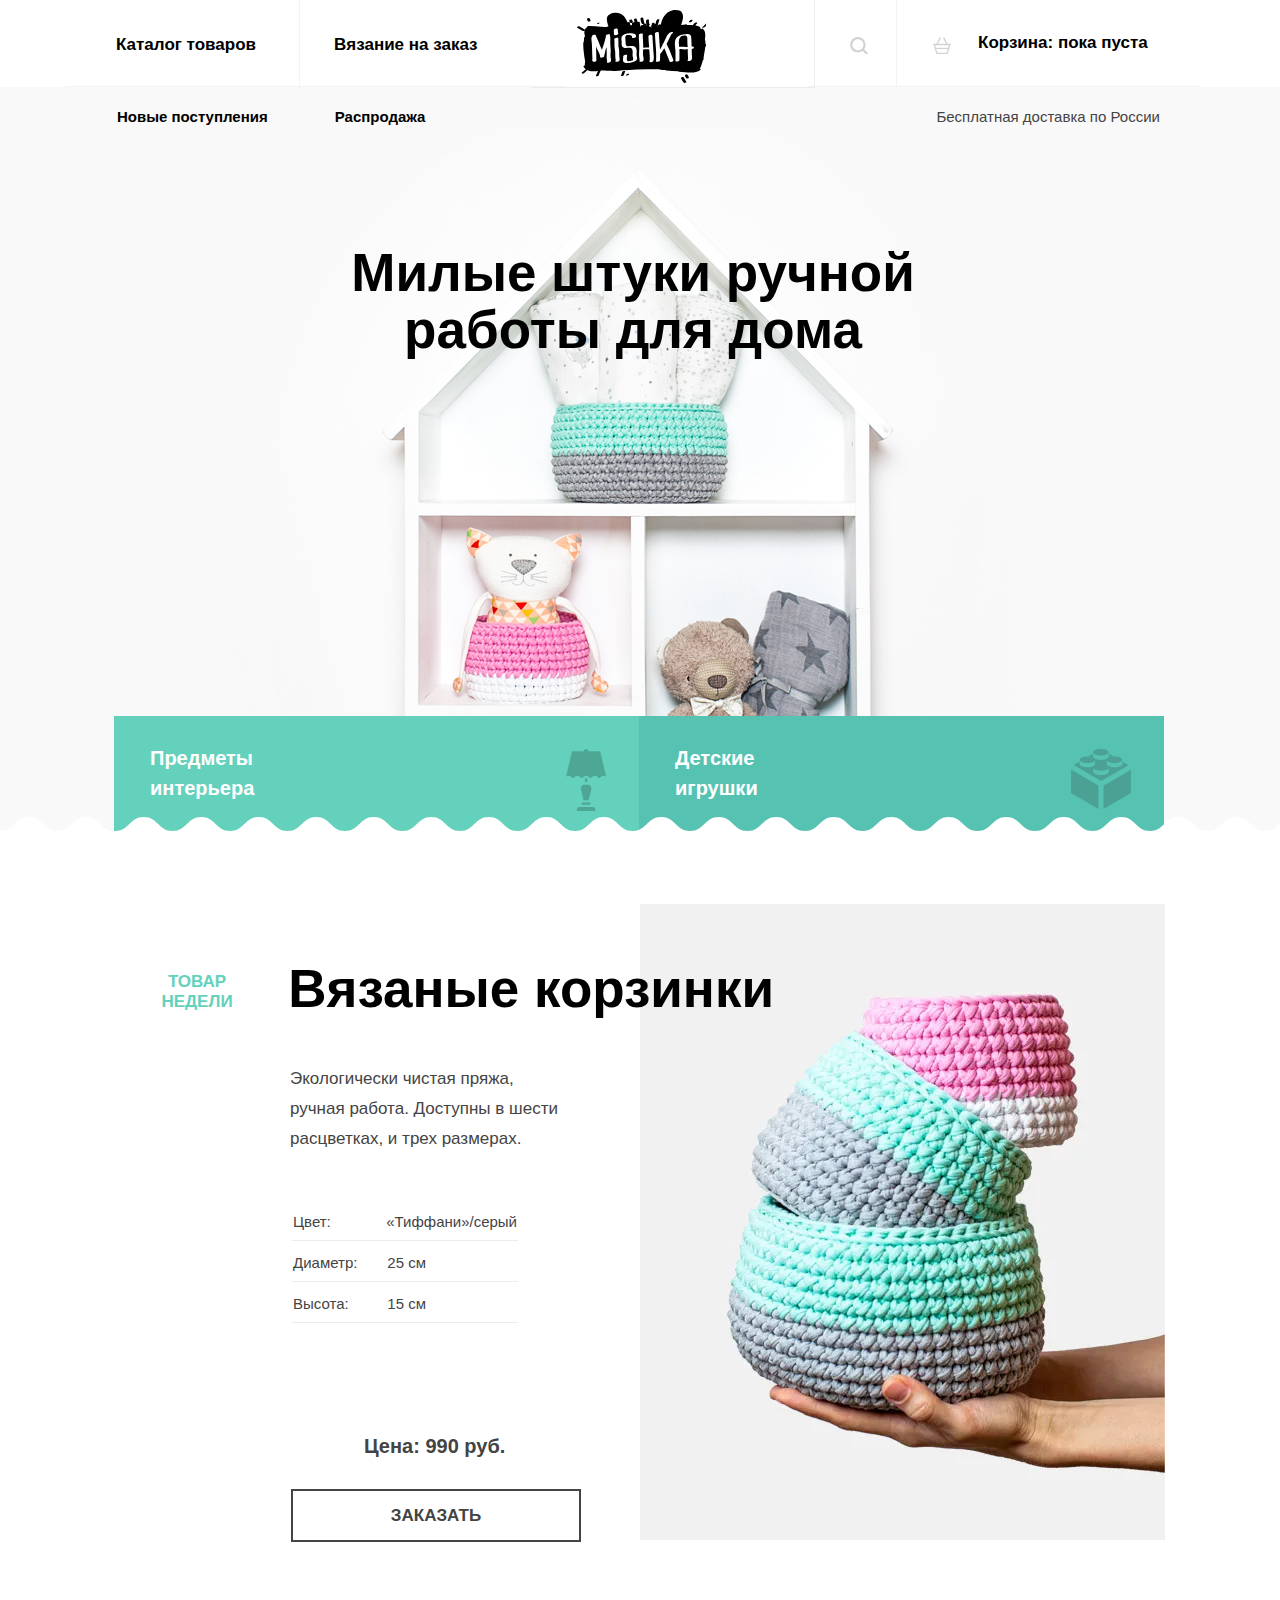
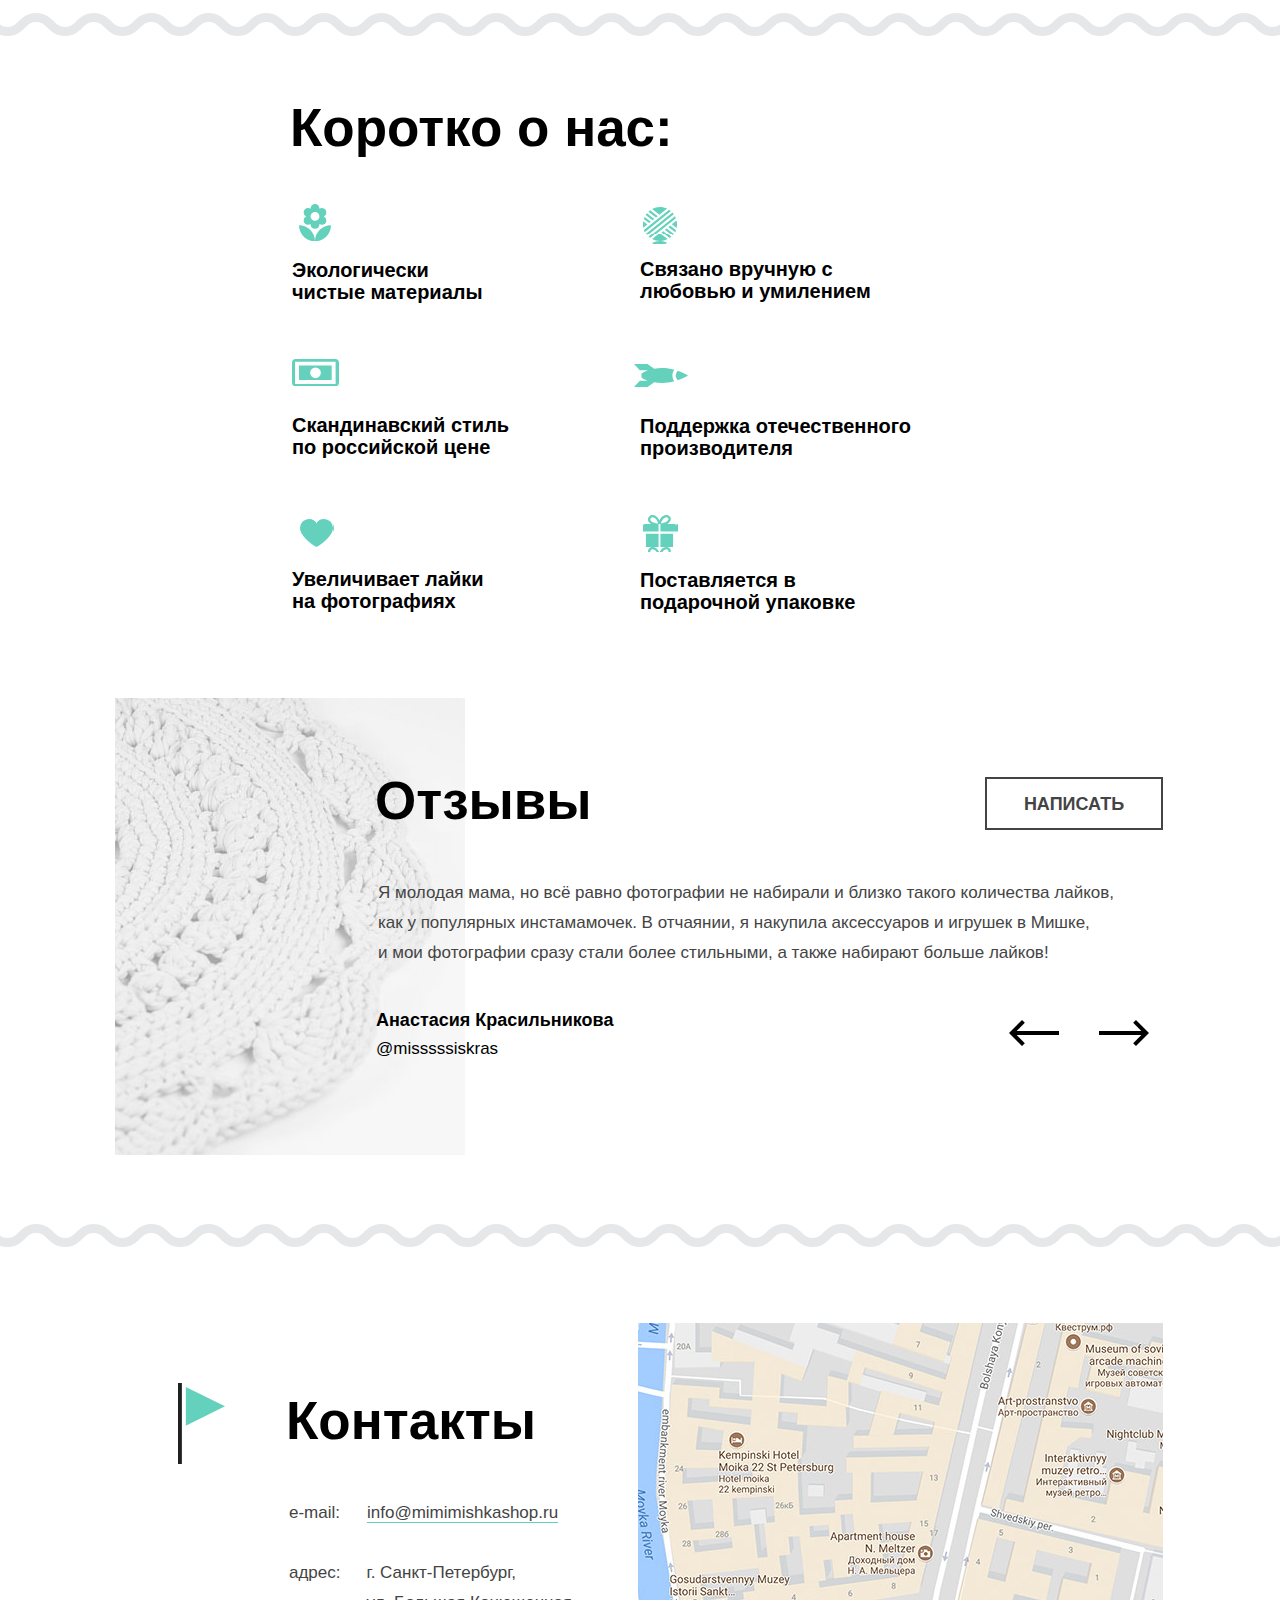
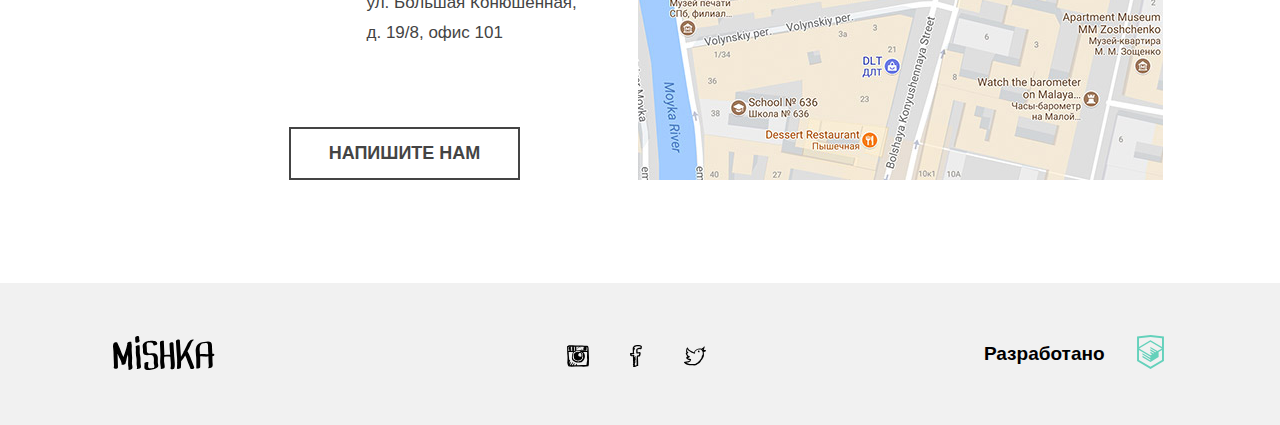
<file: index.html>
<!DOCTYPE html>
<html lang="ru">
<head>
  <meta charset="UTF-8">
  <title>Mishka</title>
  <link rel="stylesheet" href="css/style.min.css">
  <link href="https://fonts.googleapis.com/css?family=Open+Sans:400,700&amp;subset=cyrillic" rel="stylesheet">
  <link rel="preload" href="fonts/opensans.woff2" as="font">
  <link rel="preload" href="fonts/opensansbold.woff2" as="font">
  <link rel="preload" href="fonts/opensanslight.woff2" as="font">
  <meta name="viewport" content="width=device-width,initial-scale=1">
  <meta name="format-detection" content="telephone=no">

</head>
<body>
  <svg style="display:none">
    <symbol id="arrow-left"  viewBox="0 0 50 26.003" enable-background="new 0 0 50 26.003" xml:space="preserve">
    <polygon points="50,11.002 7.659,11.002 15.833,2.828 13.005,0 0,12.998 0.003,13.001 0,13.005 13.005,26.003 15.833,23.175 7.661,15.002 50,15.002 "/>
    </symbol>
    <symbol id="arrow-right"  viewBox="0 0 50 26.003" enable-background="new 0 0 50 26.003" xml:space="preserve">
      <polygon points="0,11.002 42.341,11.002 34.166,2.828 36.995,0 50,12.998 49.996,13.001 50,13.005 36.995,26.003 34.166,23.175 42.339,15.002 0,15.002 "/>
    </symbol>
    <symbol id="footer-logo-desktop" viewBox="0 0 101.615 34.056" enable-background="new 0 0 101.615 34.056" xml:space="preserve">
      <g>
        <path d="M19.135,21.495c-0.083-2.683-0.51-5.347-0.475-8.035c0.028-2.174,0.389-4.41-0.36-6.495 c0.047-0.237,0.096-0.473,0.14-0.711c0.193-1.045-3.271-0.492-3.813,0.464c-0.343,0.28-0.519,0.615-0.375,0.957 c0.037,0.086,0.069,0.174,0.102,0.261c-0.656,3.204-1.57,6.306-2.621,9.412c-0.402,1.188-0.888,2.349-1.298,3.533 c-0.582-1.104-1.169-2.194-1.643-3.377C7.418,14.071,6.18,10.602,4.505,7.298C4.695,5.77,1.301,5.93,0.632,7.33 c-0.809,1.694-0.705,3.403-0.438,5.214c0.3,2.042,0.353,4.05,0.377,6.111c0.047,3.976,0.358,7.943,0.417,11.919 c-0.354,0.395-0.461,0.881-0.091,1.375c0.162,0.216,0.361,0.382,0.571,0.549c0.904,0.724,3.5,0.107,3.496-1.271 c-0.014-4.123-0.312-8.238-0.42-12.358c-0.011-0.404-0.018-0.807-0.024-1.21c0.057,0.145,0.114,0.29,0.171,0.434 c0.64,1.604,1.31,3.163,2.185,4.654c0.868,1.478,1.303,3.064,1.803,4.677c-0.189,0.217-0.303,0.462-0.233,0.708 c-0.039,0.18,0.07,0.292,0.251,0.36c0.639,0.548,1.841,0.274,2.509-0.007c0.287-0.121,0.561-0.261,0.826-0.424 c0.345-0.212,0.883-0.679,0.729-1.159c-0.03-0.093-0.058-0.186-0.087-0.279c0.47-1.27,0.709-2.589,0.965-3.93 c0.272-1.428,0.782-2.78,1.295-4.133c0.052,0.619,0.106,1.238,0.156,1.855c0.204,2.554,0.033,5.072,0.007,7.626 c-0.008,0.847,0.054,1.633,0.219,2.461c0.068,0.343,0.367,1.808,0.281,1.887c-0.611,0.564-0.433,1.257,0.385,1.437 c0.915,0.201,2.081-0.105,2.77-0.742c1.198-1.106,0.632-2.845,0.361-4.241C18.661,26.501,19.208,23.879,19.135,21.495z"/>
        <path d="M27.499,22.17c-0.074-1.988-0.765-3.862-0.774-5.872c-0.011-2.305,0.181-4.593-0.155-6.886 c-0.106-0.725-4.056,0.1-3.917,1.05c0.309,2.11,0.197,4.229,0.159,6.354c-0.037,2.044,0.468,3.898,0.73,5.904 c0.269,2.054-0.084,4.157,0.149,6.213c0.109,0.962,0.75,2.743,0.089,3.58c-0.42,0.532,1.469,0.342,1.553,0.326 c0.769-0.142,1.793-0.392,2.304-1.038c0.653-0.828,0.196-2.426,0.053-3.357C27.374,26.385,27.576,24.249,27.499,22.17z"/>
        <path d="M43.828,18.851c-2.062-2.784-5.889-0.78-8.561-1.54c-1.377-0.392-1.395-2.271-1.392-3.396 c0.004-1.426-0.114-2.732-0.273-4.146c-0.119-1.052-0.024-2.121,0.746-2.904c0.142-0.144,0.859-0.336,0.81-0.339 c0.354-0.061,0.676-0.076,1.067-0.093c1.549-0.066,4.613,0.232,4.019,2.483c-0.266,1.01,3.596,0.431,3.877-0.637 c1.213-4.598-7.284-3.714-9.686-3.078C32.225,5.789,29.787,7.047,29.66,9.6c-0.061,1.219,0.273,2.379,0.325,3.587 c0.061,1.39-0.198,2.776,0.289,4.118c1.082,2.982,5.52,1.576,7.778,1.745c3.845,0.287,2.697,5.469,2.748,7.883 c0.027,1.288,1.181,3.429,0.211,4.507c-0.595,0.662-1.982,0.699-2.792,0.768c-0.813,0.068-2.201,0.312-2.742-0.461 c-0.993-1.418,0.091-3.799-0.121-5.425c-0.121-0.924-4.066-0.095-3.917,1.05c0.342,2.627-1.399,6.145,2.402,6.596 c2.441,0.289,5.191-0.161,7.5-0.928c1.196-0.396,2.307-0.942,3.243-1.793c1.035-0.941,0.694-2.348,0.417-3.547 C44.324,24.782,45.732,21.421,43.828,18.851z"/>
        <path d="M61.155,18.662c-0.122-3.777-0.69-7.513-0.706-11.297c-0.008-1.971-3.963-1.305-3.957,0.343 c0.015,3.608,0.497,7.167,0.682,10.764c0.004,0.074,0.008,0.147,0.013,0.221c-1.949-0.018-3.899,0.177-5.853,0.246 c0.201-4.633-0.611-9.227-0.435-13.857c0.022-0.582-3.874-0.09-3.917,1.049c-0.171,4.475,0.587,8.915,0.453,13.392 c-0.064,2.136-0.245,4.264-0.259,6.402c-0.007,1.095,0.171,2.183,0.329,3.263c0.146,0.999,0.484,2.331,0.182,3.318 c-0.237,0.772,3.561,0.29,3.862-0.694c0.544-1.778-0.222-4.039-0.405-5.839c-0.175-1.725-0.039-3.499,0.083-5.248 c2.03-0.13,4.059-0.297,6.08-0.012c0.09,1.378,0.196,2.754,0.322,4.134c0.105,1.157,0.179,2.313,0.196,3.475 c0.015,1.019,0.142,2.496-0.221,3.461c-0.773,2.057,3.15,1.889,3.723,0.364c0.703-1.87,0.502-4.199,0.383-6.164 C61.562,23.54,61.233,21.109,61.155,18.662z"/>
        <path d="M78.087,23.136c-0.939-2.758-2.373-5.177-3.616-7.797c1.001-1.949,2.018-3.898,2.932-5.888 c0.831-1.808,1.446-3.819,3.08-5.092c0.574-0.447,0.55-0.896-0.255-0.951c-0.875-0.061-2.064,0.192-2.77,0.742 c-1.485,1.158-2.427,2.563-3.201,4.268c-0.932,2.051-1.896,4.063-2.914,6.075c-0.074,0.147-0.149,0.295-0.224,0.443 c-0.49,0.315-0.785,0.762-0.639,1.266c-0.792,1.563-1.6,3.117-2.499,4.61c-0.299-5.534-0.955-11.061-1.15-16.6 c-0.045-1.27-3.971-0.479-3.917,1.049c0.243,6.868,1.219,13.719,1.286,20.587c-0.016,0.017-0.031,0.034-0.047,0.051 c-0.301,0.308-0.19,0.494,0.051,0.602c0.002,1.75-0.059,3.501-0.209,5.254c-0.472,0.745,0.463,1.139,1.084,1.139 c0.032,0,0.064,0,0.096,0c0.739,0,2.626-0.35,2.718-1.364c0.191-2.1,0.251-4.196,0.232-6.291c1.59-1.715,2.89-3.63,4.055-5.635 c0.759,1.48,1.482,2.972,1.989,4.582c0.861,2.741,2.299,5.261,3.131,8.014c0.544,1.806,4.457,0.738,3.917-1.049 C80.388,28.398,79.013,25.854,78.087,23.136z"/>
        <path d="M101.59,18.501c-0.21-0.832-1.372-0.849-2.271-0.77c-0.012-0.335-0.02-0.671-0.036-1.006 c-0.125-2.661-0.165-5.379-0.392-8.032c-0.209-2.458-1.585-3.337-3.972-3.247c-2.416,0.092-5.229,0.527-7.482,1.403 c-2.607,1.014-4.058,2.935-4.559,5.681c-0.549,3.014,0.24,6.219,0.373,9.246c0.154,3.503,0.066,7.014,0.062,10.519 c0,0.573,3.916,0.031,3.917-1.049c0.003-2.776,0.042-5.551,0-8.327c-0.013-0.818-0.051-1.632-0.102-2.444 c1.369-0.593,3.687,0.012,5.05,0.141c1.107,0.104,2.169-0.166,3.244-0.292c0.021,2.312,0.107,4.635,0.202,6.944 c0.049,1.184,0.477,3.53-0.354,4.511c-0.437,0.516,1.48,0.343,1.555,0.33c0.793-0.146,1.761-0.401,2.303-1.041 c0.949-1.12,0.456-3.79,0.401-5.126c-0.078-1.91-0.102-3.824-0.141-5.737C100.542,20.058,101.805,19.351,101.59,18.501z M86.972,18.351c-0.103-1.245-0.217-2.49-0.303-3.743c-0.16-2.331,0.117-5.583,2.29-6.999c0.58-0.379,1.675-0.315,2.354-0.438 c0.97-0.176,1.956-0.389,2.829,0.19c1.21,0.802,0.912,3.657,0.911,4.869c-0.003,2.005,0.207,4.001,0.31,6.003 c-0.552,0.055-1.111,0.089-1.683,0.076C91.394,18.256,89.136,17.896,86.972,18.351z"/>
        <path d="M24.108,6.7c0.521-0.05,1.045-0.226,1.477-0.524c0.085-0.072,0.171-0.144,0.256-0.216c0.52-0.335,0.972-0.827,0.728-1.361 c-0.504-1.105-0.423-2.231-0.416-3.414c0.006-0.958-0.963-1.246-1.781-1.174c-0.723,0.063-2.168,0.581-2.175,1.52 c-0.006,0.993-0.071,2.016,0.109,2.992c-0.047,0.113-0.074,0.239-0.104,0.355c-0.055,0.212,0.016,0.42,0.142,0.59 c0,0.045,0.002,0.089,0.002,0.134c0.005,0.112,0.01,0.224,0.015,0.335c0.073,0.232,0.216,0.409,0.429,0.53 C23.178,6.7,23.668,6.742,24.108,6.7z"/></g>
    </symbol>
    <symbol id="footer-logo-instagram"   viewBox="53.115 53.19 21.769 21.334" xmlns="http://www.w3.org/2000/svg" xmlns:xlink="http://www.w3.org/1999/xlink" xml:space="preserve">
      <g>
        <path d="M74.881 65.336c-.013-2.395-.344-4.788-.303-7.135a37.854 37.854 0 0 0-.152-2.278c-.105-.3-.111-.699-.152-1.062-.26-.17-.222-.64-.456-.835-.423-.233-1.201-.114-1.744-.22-.657-.026-1.254-.115-1.899-.153-1.936-.101-3.973-.076-5.996-.076-2.001 0-3.954-.145-5.695-.379h-2.202c-.097.004-.105.098-.227.076-.599.034-1.077.188-1.595.303-.21.119-.421.235-.683.304-.136.192-.513.145-.607.379-.186.212.185.451 0 .607v.911c.173.13.027.58.075.835v.987c-.017 1.281.134 2.397.076 3.72.467 2.762.374 6.537.076 9.413.155.579.363 1.105.455 1.746.256.479.335 1.133.683 1.52.502.206 1.233.186 1.898.229.383.098.667.293 1.14.3 2.843-.21 5.496-.154 8.427-.229 2.704.24 5.802.188 8.275-.228.195-.134.128-.529.228-.76-.056-.385.207-.449.228-.759.131-2.395.164-4.789.15-7.216zm-12.982-6.225c.757-.153 1.48-.341 2.429-.304.71.076 1.287.283 1.897.456.116.184-.243.547.153.684v.076c.059.017.149.002.151.076.445.035.794.167 1.063.379.45.055.536.476 1.138.3-.091.213-.084.524-.075.835.324 1.183.475 2.81.303 4.252-.164.163-.215.442-.303.683-.311.322-.481.785-.836 1.062-.095.236-.25.408-.454.533-.116.213-.206.452-.457.53-.298.163-.577.011-.834-.076-.446.162-.904.312-1.215.607-.816-.096-1.648-.175-2.43-.304-.242-.139-.487-.273-.835-.305a1.997 1.997 0 0 0-.836-.455c-.101-.127-.337-.118-.455-.229-.198-.029-.229-.227-.456-.229-.118-.412-.443-.618-.532-1.062-.226-.331-.308-.805-.455-1.215-.043-1.434.091-2.692.379-3.796.346-.591.779-1.094 1.138-1.67.249.021.365-.09.38-.304.306.053.434-.072.684-.075.257.008.269-.309.458-.449zm-1.67-2.733c-.117-.263-.066-.691-.075-1.062-.007-.285.278-.279.304-.532-.003-.074-.093-.059-.152-.076.126-.146.701-.097.834 0 .132.537-.354.455-.531.684.011.167.322.032.456.076.029.854-.059 1.496 0 2.202h-.456c-.007.234.229.226.456.228-.059.286.092.363.075.607-.226.153-.716.042-1.062.075-.103-.594.235-1.375.151-2.202zm-.683-1.594c.088-.013.134.016.151.076.179.253.01.683-.076.911-.173-.179-.026-.682-.075-.987zm.152 1.822c-.132-.069-.168-.237-.152-.456.132.071.167.238.152.456zm0 1.367c-.058.139-.082-.045-.076-.152.058-.139.081.045.076.152zm-.152.228c.175-.024.084.219.228.227-.009.193-.283.179-.38.077.039-.112.113-.193.152-.304zm-2.354-1.216c.006-.108.013-.214-.076-.228-.073-.733.13-1.415 0-1.973.25-.155.769-.042 1.139-.077v1.139c-.088.064-.203.101-.379.077-.054.28.324.131.379.304.008.853-.056 1.777.152 2.429-.565-.059-.906.107-1.442.076.097-.612-.019-1.435.531-1.594-.012-.141-.257-.047-.304-.153zm-.531 0c-.204.021-.217-.534-.077-.607.328.006.249.501.077.607zm-.152.988c.077-.312.034-.304.075-.683.228.013.26.77-.075.683zm.228-2.05c-.263.054-.273-.266-.153-.38.263-.053.272.267.153.38zm0-1.139c.033.159-.052.201-.076.304-.176.023-.084-.219-.229-.229.025-.102.191-.062.305-.075zm-.228 3.721c.148-.031.11.345-.076.227a.363.363 0 0 0 .076-.227zm-.684-3.721c.029.259-.438.32-.379 0h.379zm-.987.076c-.034.219-.326.179-.379.379-.214-.17.084-.468.379-.379zm-.455.759c.226-.205.451-.41.684-.607-.021-.123.071-.131.076-.228h.229c.102.381-.261.296-.305.531.021.122-.072.131-.075.227.02.335.121.588.075.988-.27.008-.276.28-.607.227.022-.428-.135-.674-.077-1.138zm.076 3.265V57.29c.195-.185.396-.364.607-.532.295.489.179 1.392.455 1.897-.275.157-.75.111-1.062.229zM72.68 69.968c-.109.954-.158 1.968-.379 2.809-2.89.123-6.02.005-8.883.153-.199.045-.273-.031-.229-.229-.253 0-.258.247-.531.229.201-.336.438-.898.151-1.291-.797.013-.797.821-1.138 1.291-.686-.053-1.137.127-1.823.075.18-.705.75-1.021.911-1.745-.395-.55-.989.138-1.214.455-.204.48-.557.81-.76 1.29H57.8c.238-.469.489-.926.759-1.366.171-.512.625-.741.683-1.367-.157-.28-.42-.029-.683 0-.123.182-.272.335-.38.531-.232.376-.501.714-.684 1.14-.181.208-.335.003-.53.227-.389.271-.581.736-.988.987-.174-.06.039-.356.153-.38.045-.181-.096-.55.075-.607.063-.366.212-.647.379-.91.119-.742.521-1.199.684-1.898-.559.099-.674.643-.988.987-.212.445-.542.772-.683 1.291-.174-.131-.028-.58-.076-.836.122-.586.298-1.119.38-1.746.133-.22.173-.535.228-.834.168-.209.046-.61-.077-.761-.226.027-.374.133-.455.304-.192-.032-.193.506-.304.304-.045-2.587-.451-4.812-.456-7.438.026-.331-.183-.424-.228-.685 1.629.028 3.121.091 4.783.229-.089.139-.199.257-.304.379-.144.07-.226.173-.378.304-.604 1.653-.975 3.984-.607 6.15.229.58.589 1.029.986 1.441.907.485 1.635 1.149 2.506 1.671 1.701.361 3.84.369 5.541 0 .236-.12.484-.226.685-.38 1.364-1.242 2.753-2.459 2.961-4.859v-1.367c-.197-1.598-.688-2.905-1.747-3.644.331-.22 1.099.043 1.67.076.223.013.447.014.684 0 .408-.024.928-.055 1.443 0 .144.187.113.544.228.76-.062 1.684-.192 3.3-.152 5.087.103.454.127.986.229 1.441-.091.973-.237 1.89-.457 2.732zm.379-11.16c-.639-.12-1.232-.284-1.897-.379.072-.333.799-.01.987-.228.385-.223.295-.92.304-1.51.032-.348.114-.644.076-1.063-.401-.951-1.783-.421-2.886-.455-.225.718-.47 1.8-.304 2.657.169.49 1.024.292 1.519.456-.14.332-.688.057-.987.076-.296-.083-.707-.052-.986-.151-2.285.078-4.284.004-6.529.151.117-1.248.063-2.465-.076-3.645h3.112c-.344.364-.912.507-1.29.835-.44.244-.861.505-1.139.911.249.134.535-.245.759-.379.355-.074.479-.381.835-.455.423-.438 1.096-.625 1.67-.912.378-.022.697.013.987.077 1.283.007 2.456.126 3.796.076.614.145 1.45.069 1.974.304.107.298.231.579.305.911.008.986-.149 1.816-.23 2.723zm-5.845-3.72c.11-.047-.009-.092 0 0zm0 0c-.529.154-1.019.348-1.367.682.484-.198 1.059-.306 1.367-.682zm1.062.607c.111-.047-.007-.091 0 0zm-1.746.911c.727-.158 1.181-.591 1.746-.911-.437.019-.592.32-.987.379-.215.217-.6.26-.759.532zm-.683-.835c-.111.047.007.092 0 0zm-.683.607c.11-.046-.008-.092 0 0zm-.075.076c.063.014.07-.03.075-.076-.064-.014-.072.03-.075.076zm-.077.076c.064.014.072-.03.077-.076-.067-.013-.072.029-.077.076zm-.834.608c.346-.134.613-.348.834-.607a2.018 2.018 0 0 0-.834.607zm2.276.987c.533-.049.749-.416 1.215-.531.284-.298.784-.381.987-.76-.56.023-.766.399-1.216.531-.284.297-.751.413-.986.76zm-2.276-.987c-.317-.074-.016.227 0 0zm-.533.379c.021.021.115-.037.076-.077-.021-.02-.116.038-.076.077zm2.809.608c-.11.047.007.091 0 0zm-1.14 1.821c-.223-.231-.676-.233-.986-.379-.697-.038-1.223.093-1.746.229-.304.151-.607.304-.91.454-.266.166-.444.417-.76.532-.205.225-.352.51-.684.607-.004.223-.173.281-.304.379-.089.115-.094.312-.227.381-.007.12.036.29-.076.303.108 1.512.291 2.948.683 4.177.287.623.975.846 1.442 1.29.589.297 1.328.444 2.126.531.277-.052.553-.105.911-.076a5.088 5.088 0 0 0 2.81-1.441c.1-.281.252-.508.455-.684-.254-.671.293-1.098.455-1.59.002-1.344-.201-2.48-.607-3.415-.256-.579-.92-.751-1.366-1.139-.059-.018-.15-.003-.151-.077-.269-.136-.733-.239-1.065-.082zm-3.415 4.327c-.113-.063-.109-.244-.152-.379.256-.078.118.237.152.379zm.076.305c.041-.117.079-.006.076.075-.04.118-.079.005-.076-.075zm.456-2.051c.015-.086.075-.042.075 0-.014.087-.075.043-.075 0zm1.67-2.125c-.203.258.041.576.077.836-.305-.039-.574-.887-.077-.836zm.379 3.948c-.04-.038.055-.097.076-.076.04.038-.054.097-.076.076zm.759 2.884c.034-.109.066.008.152 0-.018.097-.15.077-.152 0zm2.201-2.581c-.233-.057-.145.208-.379.152.069-.159.118-.338.229-.455.134.019.172.13.15.303zm-1.137-3.796c.211.119.441.217.606.381.085.219.243.363.38.529.058.778.179 1.492.151 2.354-.257.099-.438.271-.683.381-.78-.006-1.358-.212-1.897-.456-.171-.259-.355-.505-.532-.759v-1.062c.17-.185.319-.391.456-.607.228-.127.508-.201.454-.607-.038-.062-.078-.124-.075-.229.158.045.245.159.379.229.323.017.41-.2.761-.154z"/></g>
    </symbol>
    <symbol id="footer-logo-facebook"   viewBox="56.519 49.996 14.962 27.718">
      <path  d="M68.181 55.188c1.026.029 1.993 0 2.681-.3.391-.818.556-1.854.619-2.989-.19-.015-.062-.337-.207-.399-.029-.202-.278-.195-.309-.398-.277-.165-.457-.422-.723-.598-.727-.162-1.44-.335-2.164-.499-.849.044-1.895-.103-2.58.1-2.619-.04-3.997 1.12-5.259 2.392-.023.078-.003.197-.105.199-.574 1.587-.125 3.621-.204 5.581.099.436.107.958.204 1.395-.998.296-2.212.387-3.402.499-.317.324-.178 1.089-.206 1.693.085.583.278 1.06.413 1.595.211.193.596.396.825.498.065.029.071.082.103.1.506.268 1.451.008 2.268.1-.136 1.978.256 3.915 0 5.68.007.327.295.382.208.798-.001.963-.067 1.99.208 2.69-.287.455-.497.982-.415 1.794.122.016.114.157.105.299-.075.47.643.175.515.698.162.456-.428.184-.413.498v.896c.53.285 1.462.182 2.268.199.908-.419 2.188-.479 2.785-1.196.459.235.916-.014 1.238-.199-.018-.315.273-.333.205-.698-.004-.328-.173-.496-.103-.896v-2.89c-.206-2.293-.048-4.938-.309-7.176.888-.105 1.917-.075 2.578-.398.357-.451.377-1.23.516-1.895.177-.226.221-.583.206-.996.19-.213.068-.729.104-1.096-.141-.595-.168-1.3-.825-1.39-.884-.235-2.043.595-2.991.299.049-1.134-.293-2.342 0-3.388.746-.181 1.446-.4 2.166-.602zm-3.818 4.783c.117.254.254.486.414.698.079.022.203.003.205.101a10.319 10.319 0 0 0 3.096-.299c0 .998-.271 1.733-.518 2.492-.662.045-1.467.3-1.958.198-.276.165-.372.506-.62.698-.049.441.142.495 0 .797-.201.137-.055.611-.205.796v1.496c.085.281-.146.258-.104.497v3.488c-.085.281.146.258.104.498v2.989c.063.271-.132.791.103.896-.07.364-.412-.021-.824.1-.528.122-.926.369-1.548.4.117-.353.32-.622.311-1.097.049-.381-.365-.312-.516-.49.193-.644.562-1.117.722-1.793.197-.515.714-1.298.31-1.794-.522-.105-.521.293-.826.398-.022.077-.002.196-.103.199-.023.077-.003.196-.103.199.01.12-.151.062 0 0 .022-.078.002-.197.103-.199.023-.077.002-.197.103-.199v-.299c.368-.575.67-1.214.826-1.993.191-.28.283-.656.412-.997.156-.262.34-.869.104-1.195-.517.033-.796.295-.93.697-.32-.189.161-.434.104-.697.138-.231.169-.566.309-.797.202-.413.564-1.304 0-1.596-.438-.023-.612.207-.723.498-.214.191-.43.383-.516.698-.373-.07-.143-.727-.206-1.097-.067-.52.122-.899 0-1.195-.56-.799-2.026-.105-3.197-.299-.108-.307-.222-.984-.104-1.195 1.045-.088 2.479.201 3.197-.199.024-.078.003-.197.104-.199.094-.723-.271-1-.515-1.396.232-.806.04-2.02.104-2.989.233-.141.328-.414.515-.598.112-.955.673-1.476.722-2.49-.273.001-.607-.055-.619.199-.302-.114-.382.479-.515.199-.112-.541.246-.626.309-.997.599-.418 1.212-.82 1.856-1.195 1.741-.244 4.648-.449 6.086.198.051.616-.287.854-.207 1.496h-1.546c-1.092.24-1.987.672-2.991.997-.24.066-.276.331-.516.398-.036.396-.225.646-.311.996-.079 1.431.133 2.589.102 3.978z"/>
    </symbol>
    <symbol  id="footer-logo-twitter" viewBox="52.253 53.771 23.494 20.168" enable-background="new 52.253 53.771 23.494 20.168" xml:space="preserve">
      <path d="M75.706,57.855c-0.227-0.366-0.909-0.277-1.407-0.371h-1.112c0.142-0.353,0.343-0.646,0.52-0.963 c0.056-0.438,0.254-0.734,0.223-1.26c0.129-0.167,0.176-0.417,0.296-0.593c0.104-0.144,0.242-0.477,0.074-0.667 c-0.051-0.221-0.295-0.249-0.593-0.222c-0.088,0.036-0.169,0.079-0.222,0.148c-0.448,0.433-0.778,1.014-1.261,1.408 c-0.009,0.008-0.062,0-0.074,0c-0.087,0.005-0.033,0.046-0.075,0.074c-0.146,0.098-0.257,0.152-0.369,0.223 c-0.284,0.176-0.547,0.445-0.891,0.519c-0.529-0.211-1.156-0.326-1.852-0.37c-1.157,0.102-2.303,0.215-3.038,0.741 c-0.911,0.35-1.477,1.042-2.149,1.63c-0.049,0.32-0.342,0.398-0.37,0.741c-0.005,0.045-0.012,0.088-0.073,0.074 c0.043,0.241-0.051,0.345-0.074,0.519c-0.001,0.133,0.199,0.431,0,0.52c-0.822-0.12-1.485-0.63-2.149-0.964 c-0.718-0.36-1.468-0.604-2.074-1.111c-0.716-0.322-1.26-0.816-1.778-1.334c-0.208-0.312-0.542-0.496-0.667-0.89 c-0.379-0.164-0.175-0.912-0.741-0.889c-0.315-0.043-0.345,0.199-0.444,0.37c-0.07,0.227-0.361,0.232-0.371,0.519 c-0.004,0.046-0.011,0.088-0.074,0.075c-0.17,1.089-0.527,1.992-0.519,3.26c0.129,0.415,0.35,0.738,0.593,1.038 c-0.418,0.051-0.716,0.222-0.89,0.519c-0.06,1.073,0.378,1.647,0.742,2.297c0.134,0.384,0.352,0.685,0.593,0.963 c0.017,0.229,0.206,0.288,0.296,0.445c0.019,0.105,0.123,0.125,0.149,0.223c-0.04,0.105,0.289,0.18,0.073,0.221 c-0.413,0.131-1.016,0.07-1.259,0.371c-0.109,0.279-0.109,0.833,0,1.111c0.034,0.237,0.282,0.262,0.296,0.519 c0.499,0.417,1.082,0.747,1.631,1.112c0.574,0.166,1.211,0.271,1.852,0.37c-0.102,0.343-0.338,0.551-0.593,0.741 c-0.78,0.381-1.849,0.474-2.742,0.74c-0.555,0.038-0.956,0.23-1.556,0.223c-0.333,0.127-0.854,0.075-1.112,0.223 c-0.122,0.068-0.102,0.096-0.222,0.221c-0.134,0.412,0.111,0.74,0.444,0.89c-0.005,0.253,0.219,0.276,0.371,0.371 c0.089,0.183,0.254,0.29,0.445,0.37c0.544,0.468,1.268,0.759,1.927,1.112c0.83,0.183,1.648,0.376,2.52,0.519 c0.896,0.116,1.901,0.124,2.816,0.222h0.963c0.511,0.132,1.23,0.054,1.853,0.074c0.095-0.102,0.322-0.073,0.519-0.074 c0.522-0.269,1.196-0.385,1.631-0.74c0.574-0.241,0.989-0.642,1.557-0.89c0.866-0.765,1.937-1.324,2.519-2.37 c0.205-0.189,0.351-0.438,0.445-0.74c0.265-0.156,0.385-0.454,0.593-0.667c0.404-0.41,0.706-0.924,1.037-1.40 c0.319-0.496,0.576-1.054,0.89-1.556c-0.01-0.405,0.306-0.484,0.296-0.89c0.193-0.226,0.177-0.662,0.371-0.88 c-0.033-0.255,0.029-0.415,0.074-0.594c0.047-1.281-0.047-2.422-0.297-3.407c0.588-0.155,1.181-0.302,1.631-0.593 C75.418,58.93,75.891,58.533,75.706,57.855z M72.298,61.931c-0.153,0.859-0.615,1.41-1.038,2.001 c0.059,0.379-0.104,0.538-0.073,0.889c-0.158,0.312-0.287,0.652-0.371,1.037c-0.203,0.267-0.332,0.606-0.519,0.89 c-0.366,0.548-0.777,1.051-1.186,1.557c-0.378,0.56-0.912,0.965-1.334,1.481c-0.42,0.493-0.942,0.885-1.407,1.334 c-0.474,0.17-0.89,0.396-1.26,0.667c-0.232,0.09-0.463,0.18-0.667,0.296c-0.177,0.146-0.499,0.145-0.668,0.29 c-1.086,0.147-2.3,0.17-3.555,0.148c-1.031-0.105-2.115-0.159-3.039-0.371c-0.922-0.189-1.511-0.712-2.297-1.037 c0.153-0.242,0.634-0.154,0.963-0.222c0.031-0.166,0.394-0.003,0.444-0.149c0.257,0.06,0.285-0.109,0.52-0.07 c0.563-0.201,1.23-0.302,1.705-0.593c0.282-0.138,0.406-0.434,0.667-0.593c0.033-0.189,0.104-0.341,0.222-0.444 c0.047-0.275,0.201-0.441,0.148-0.815c0.111-0.21,0.299-0.343,0.296-0.667c-0.074-0.147-0.128-0.316-0.296-0.371 c-0.026-0.196-0.377-0.067-0.444-0.222c-0.255,0.032-0.416-0.029-0.593-0.075c-0.154-0.043-0.487,0.092-0.519-0.073 c-0.842-0.023-1.3-0.43-1.853-0.74c0.431-0.262,1.032-0.353,1.333-0.742c0.516-0.076,1.058-0.129,1.112-0.666 c0-0.717-0.771-0.661-1.333-0.815c-0.773-0.66-1.194-1.672-1.779-2.52c0.238-0.157,0.564-0.226,0.741-0.444 c0.454,0.058,0.54-0.251,0.667-0.52c0.019-0.488-0.333-0.605-0.593-0.815c-0.259-0.21-0.475-0.462-0.667-0.74 c-0.003-0.818-0.021-1.652,0.074-2.372c0.063-0.014,0.07,0.029,0.074,0.074c0.227,0.441,0.559,0.775,0.815,1.186 c0.532,0.357,0.925,0.853,1.556,1.112c0.452,0.413,1.108,0.621,1.557,1.038c0.601,0.263,1.158,0.57,1.704,0.889 c0.669,0.194,1.056,0.673,2.001,0.593c0.198-0.098,0.394-0.199,0.593-0.297c0.258-0.456-0.059-1.079,0.147-1.63 c0.255-0.659,0.797-1.031,1.26-1.481c0.29-0.155,0.555-0.335,0.815-0.519c0.347-0.098,0.675-0.216,0.964-0.37 c0.376-0.019,0.713-0.077,1.037-0.148h1.26c0.244,0.052,0.475,0.119,0.74,0.148c0.209,0.137,0.38,0.313,0.666,0.371 c0.789,0.693,1.271,1.696,1.409,3.039C72.175,60.934,72.35,61.323,72.298,61.931z M72.594,56.299 c-0.129,0.34-0.23,0.707-0.593,0.815c-0.017-0.105-0.122-0.125-0.147-0.222c-0.012-0.209,0.209-0.186,0.296-0.296 C72.312,56.511,72.395,56.348,72.594,56.299C72.587,56.209,72.702,56.253,72.594,56.299z M67.11,59.337 c0.163,0.135,0.284,0.31,0.519,0.371c0.101,0.221,0.314,0.327,0.594,0.37c0.047-0.15,0.346-0.049,0.37-0.222 c0.174-0.023,0.166-0.229,0.296-0.297c-0.018-0.55-0.129-1.006-0.37-1.333C67.761,57.803,66.843,58.265,67.11,59.337z"/>

    </symbol>
    <symbol id="main-nav-search"  viewBox="-0.8 -0.8 17.6 17.6" enable-background="new -0.8 -0.8 17.6 17.6" xml:space="preserve">
      <path  d="M16.47,14.93l-3.415-3.415C14.02,10.226,14.6,8.634,14.6,6.899c0-4.253-3.447-7.699-7.7-7.699 S-0.8,2.646-0.8,6.899s3.446,7.7,7.699,7.7c1.734,0,3.326-0.58,4.613-1.546l3.417,3.416c0.203,0.202,0.418,0.33,0.771,0.33 c0.607,0,1.1-0.492,1.1-1.1C16.8,15.459,16.739,15.2,16.47,14.93z M1.399,6.899c0-3.038,2.462-5.5,5.5-5.5s5.5,2.462,5.5,5.5 s-2.462,5.5-5.5,5.5S1.399,9.938,1.399,6.899z"/>
    </symbol>
    <symbol id="main-nav-basket" viewBox="264.205 370.961 20.294 18.849" enable-background="new 264.205 370.961 20.294 18.849" xml:space="preserve">
      <path  d="M283.75,378.19h-3.151l-3.407-6.814c-0.185-0.37-0.634-0.52-1.006-0.335 c-0.371,0.186-0.521,0.636-0.335,1.006l3.071,6.143h-9.138l3.072-6.143c0.185-0.371,0.035-0.821-0.335-1.006 c-0.37-0.185-0.821-0.035-1.006,0.335l-3.407,6.814h-3.151c-0.414,0-0.75,0.336-0.75,0.75s0.336,0.75,0.75,0.75h0.157l0.855,2.991 c-0.187,0.137-0.316,0.347-0.316,0.595c0,0.396,0.309,0.71,0.697,0.739l1.656,5.795h12.697l1.656-5.795 c0.388-0.028,0.698-0.344,0.698-0.739c0-0.249-0.129-0.459-0.316-0.596l0.854-2.991h0.157c0.414,0,0.75-0.336,0.75-0.75 S284.164,378.19,283.75,378.19z M279.569,388.311h-10.433l-1.224-4.284h12.881L279.569,388.311z M281.222,382.526h-13.739 l-0.81-2.836h15.359L281.222,382.526z"/>
    </symbol>
    <symbol id="footer-logo-svg" viewBox="0 0 26.943 34.09" enable-background="new 0 0 26.943 34.09" xml:space="preserve">
      <path d="M13.62,0.017L13.472,0L0,1.412v24.661l13.473,8.017l13.43-7.99l0.042-0.025V1.412L13.62,0.017z M25.019,12.127L13.495,5.334 L13.494,5.23l-0.087,0.05l-0.088-0.056v0.109L1.925,12.118V3.147l11.548-1.212l11.547,1.212V12.127z M13.405,6.787L24.923,13.5 l-4.479,2.64l-7.093-4.221l-0.014,1.415l5.904,3.513l-0.86,0.507l-5.03-2.992l-0.014,1.415l3.827,2.275l-0.782,0.523l-3.031-1.787 l-0.014,1.413l1.853,1.091l-1.8,1.081L2.034,13.622L13.405,6.787z M1.925,15.127l11.411,6.791l0.016,1.044L5.41,18.234L5.395,19.65 l7.979,4.795l0.018,1.076l-7.973-4.74l-0.013,1.414l8.021,4.822l0.046,0.025l8.143-4.872l-0.011-5.177l3.415-2.036v10.021 L13.472,31.85L1.925,24.979V15.127z"/>
    </symbol>
  </svg>

  <header class="page-header page-header__height">
    <div class="page-header__wrapper">
      <div class="page-header__list">
        <a class="page-header__logo"><img class="page-header__svg__logo" alt="мобильный логотип"  src="img/logo-mobile.svg"></a>
        <button type="button" class="page-header__togle">
          <svg class="page-header__open" xmlns="http://www.w3.org/2000/svg" width="20.514" height="20.512"><path fill="#231F20" d="M20.513 1.414L19.099 0l-8.843 8.842L1.414 0 0 1.414l8.842 8.842L0 19.098l1.414 1.414 8.842-8.842 8.843 8.842 1.414-1.414-8.842-8.842z"/>
          </svg>
          <svg class="page-header__close"  xmlns="http://www.w3.org/2000/svg" xmlns:xlink="http://www.w3.org/1999/xlink" x="0px" y="0px" width="19.958px" height="14px" viewBox="0 0 19.958 14" enable-background="new 0 0 19.958 14" xml:space="preserve">
            <rect fill="#231F20" width="19.958" height="2"/>
            <rect y="6" fill="#231F20" width="19.958" height="2"/>
            <rect y="12" fill="#231F20" width="19.958" height="2"/>
          </svg>
        </button>
      </div>
      <nav class="main-nav">
        <h2 class="visually-hidden">меню навигации</h2>
        <ul class="main-nav__list">
          <li class="main-nav__item main-nav__item--tablet">
            <a class="main-nav__link main-nav__link--catalog" href="catalog.html">Каталог товаров</a>
          </li>
          <li class="main-nav__item  main-nav__item--tablet">
            <a class="main-nav__link main-nav__link--form" href="form.html">Вязание на заказ</a>
          </li>
          <li class="main-nav__item main-nav__item--search">
            <a class="main-nav__link main-nav__link--search" href="#">
              <svg class="main-nav__svg"  xmlns:xlink="http://www.w3.org/1999/xlink" x="0px" y="0px" width="17.6px" height="17.6px">
                <use xlink:href="#main-nav-search"></use>
              </svg>
            </a>
            <a href="#" class="main-nav__text main-nav__text--search">Поиск по сайту</a>
          </li>
          <li class="main-nav__item main-nav__item--basket">
            <a class="main-nav__link main-nav__link--basket" href="#">
              <svg class="main-nav__svg" xmlns:xlink="http://www.w3.org/1999/xlink" x="0px" y="0px" width="20.294px" height="18.849px" >
                <use xlink:href="#main-nav-basket"></use>
              </svg>
            </a>
            <a href="#" class="main-nav__text main-nav__text--basket">Корзина: пока пуста</a>
          </li>
        </ul>
      </nav>
    </div>
  </header>
  <h1 class="visually-hidden">Лучший интернет магазин детских игрушек !!!</h1>
  <main class="page-main">
    <section class="catalog">
      <div class="menu-bottom">
        <ul class="menu-bottom__block">
          <li class="menu-bottom__item">
            <a class="menu-bottom__link menu-bottom__link--receipts" href="#">Новые поступления</a>
            <a class="menu-bottom__link menu-bottom__link--sale" href="#">Распродажа</a>
            <span class="menu-bottom__text">Бесплатная доставка по России</span>
          </li>
        </ul>
      </div>
      <div class="catalog__wrapper">
        <h2 class="catalog__title">Милые штуки ручной<br class="catalog__br"> работы для дома</h2>
        <div class="catalog__item">
          <div class="catalog__block catalog__block--interior">
            <a href="#" class="catalog__interior" aria-label="Предметы интерьера">
            <p class="catalog__list catalog__list--interior">
              <span class="catalog__span">Предметы интерьера</span>
            </p>
            </a>
          </div>
          <div class="catalog__block catalog__block--toys">
            <a href="#" class="catalog__toys" aria-label="Детские игрушки">
            <p class="catalog__list catalog__list--toys">
              <span class="catalog__span">Детские игрушки</span>
            </p>
            </a>
          </div>
        </div>
      </div>
    </section>
    <section class="best-product">
      <div class="best-product__wrapper">
        <h2 class="visually-hidden">Товар недели</h2>
        <div class="best-product__titles">
          <h2 class="best-product__title">Вязаные корзинки</h2>
          <span class="best-product__week">Товар недели</span>
        </div>
        <div class="best-product__line">
          <p class="best-product__description">Экологически чистая пряжа, ручная работа. Доступны в шести расцветках, и трех размерах.</p>
          <table class="best-product__table">
            <tr class="best-product__list">
              <td class="best-product__item">Цвет:</td>
              <td class="best-product__item">«Тиффани»/серый</td>
            </tr>
            <tr class="best-product__list">
              <td class="best-product__item">Диаметр:</td>
              <td class="best-product__item best-product__item--characteristic">25 см</td>
            </tr>
            <tr class="best-product__list">
              <td class="best-product__item">Высота:</td>
              <td class="best-product__item best-product__item--characteristic">15 см</td>
            </tr>
          </table>
        </div>
        <div class="best-product__img">
          <picture>

            <source type="image/webp" media="(min-width: 1150px)" srcset="img/triple-set-desktop@1x.webp 1x, img/triple-set-desktop@2x.webp 2x">
            <source type="image/webp"  media="(min-width: 768px)" srcset="img/triple-set-tablet@1x.webp 1x, img/triple-set-tablet@2x.webp 2x">
            <source type="image/webp" srcset="img/triple-set-mobile@1x.webp 1x, img/triple-set-mobile@2x.webp 2x">

            <source media="(min-width: 1150px)" srcset="img/triple-set-desktop@1x.jpg 1x, img/triple-set-desktop@2x.jpg 2x">
            <source media="(min-width: 768px)" srcset="img/triple-set-tablet@1x.jpg 1x, img/triple-set-tablet@2x.jpg 2x">

            <img src="img/triple-set-mobile@1x.jpg"  alt="фото товара" srcset="img/triple-set-mobile@2x.jpg 2x">
          </picture>
        </div>
        <p class="best-product__block">
          <span class="best-product__price">Цена: 990 руб.</span>
          <a class="best-product__button js-modal-open">Заказать</a>
        </p>
      </div>
    </section>
    <section class="about-us">
      <div class="about-us__wrapper">
        <h2 class="about-us__title">Коротко о нас:</h2>
        <div class="about-us__block">
          <ul class="about-us__list">
            <li class="about-us__item">
              <p class="about-us__text about-us__text--materials">Экологически чистые материалы</p>
            </li>
            <li class="about-us__item">
              <p class="about-us__text about-us__text--style">Скандинавский стиль по российской цене</p>
            </li>
            <li class="about-us__item">
              <p class="about-us__text about-us__text--like">Увеличивает лайки на фотографиях</p>
            </li>
            <li class="about-us__item">
              <p class="about-us__text about-us__text--love">Связано вручную с любовью и умилением</p>
            </li>
            <li class="about-us__item">
              <p class="about-us__text about-us__text--manufacturer">Поддержка отечественного производителя</p>
            </li>
            <li class="about-us__item">
              <p class="about-us__text about-us__text--gift">Поставляется в подарочной упаковке</p>
            </li>
          </ul>
        </div>
    </div>
    </section>
    <section class="reviews">
      <div class="reviews__wrapper">
        <h2 class="reviews__title">Отзывы</h2>
        <p class="reviews__text">Я молодая мама, но всё равно фотографии не набирали и близко такого количества лайков, как у популярных инстамамочек. В отчаянии, я накупила аксессуаров и игрушек в Мишке,<br class="reviews__br"> и мои фотографии сразу стали более стильными, а также набирают больше лайков!</p>
        <ul class="reviews__block">
          <li class="reviews__list">
            <span class="reviews__name">Анастасия Красильникова</span>
            <a href="@misssssiskras" class="reviews__mail">@misssssiskras</a>
          </li>
        </ul>
        <div class="reviews__arrow">
          <button type="button" class="reviews__arrow__left"><svg x="0px" y="0px"  width="50px" height="26.003px"><use xlink:href="#arrow-left"></use></svg>
          </button>
          <button type="button" class="reviews__arrow__right"><svg x="0px" y="0px"  width="50px" height="26.003px"><use xlink:href="#arrow-right"></use></svg>
          </button>
        </div>
      <a class="reviews__btn">Написать</a>
    </div>
    </section>
    <section class="contacts">
      <div class="contacts__wrapper">
      <h2 class="contacts__title">Контакты</h2>
      <table class="contacts__table">
        <tbody class="contacts__block">
          <tr class="contacts__list contacts__list--email ">
            <td class="contacts__item contacts__item--email">e-mail:</td>
            <td class="contacts__item contacts__item--mail">
              <a class="contacts__mail" href="info@mimimishkashop.ru">info@mimimishkashop.ru</a>
            </td>
          </tr>
          <tr class="contacts__list">
            <td class="contacts__item contacts__item--address">адрес:</td>
            <td class="contacts__item contacts__item--street">г. Санкт-Петербург,<br> ул. Большая Конюшенная,<br> д. 19/8, офис 101</td>
          </tr>
        </tbody>
      </table>
      <div class="contacts__map">
        <iframe class="contacts__iframe" src="https://yandex.ru/map-widget/v1/-/CBq8mFabcB" width="320" height="458"></iframe>
      </div>
        <a href="#" class="contacts__button">Напишите нам</a>
      </div>
    </section>
  </main>
  <footer class="page-footer">
    <div class="page-footer__wrapper">
      <h2 class="visually-hidden">Ссылки на социальные сети</h2>
      <div class="page-footer__logo__desktop">
        <svg class="page-footer__logo__svg" xmlns="http://www.w3.org/2000/svg" xmlns:xlink="http://www.w3.org/1999/xlink" x="0px" y="0px"  width="101.615px" height="34.056px" viewBox="0 0 101.615 34.056" enable-background="new 0 0 101.615 34.056" xml:space="preserve">
          <use xlink:href="#footer-logo-desktop"></use>
        </svg>
      </div>
      <div class="page-footer__social">
        <a href="#" aria-label="instagram" class="page-footer__btn page-footer__btn--inst">
          <svg class="page-footer__img" width="21.769" height="21.334">
            <use xlink:href="#footer-logo-instagram"></use>
          </svg>
          <span class="visually-hidden">instagram</span>
        </a>
        <a href="#" aria-label="facebook" class="page-footer__btn page-footer__btn--fb">
          <svg class="page-footer__img" width="14.962" height="27.718">
            <use xlink:href="#footer-logo-facebook"></use>
          </svg>
          <span class="visually-hidden">facebook</span>
        </a>
        <a href="#" aria-label="twitter" class="page-footer__btn page-footer__btn--tvr">
          <svg class="page-footer__img"  xmlns="http://www.w3.org/2000/svg" xmlns:xlink="http://www.w3.org/1999/xlink" x="0px" y="0px" width="23.494px" height="20.168px" >
            <use xlink:href="#footer-logo-twitter"></use>
          </svg>
          <span class="visually-hidden">twitter</span>
        </a>
      </div>
      <div class="page-footer__block">
        <span class="page-footer__span">Разработано</span>
        <a href="https://htmlacademy.ru/intensive/adaptive" class="page-footer__logo" aria-label="сайт академии">
          <svg class="page-footer__svg"  xmlns:xlink="http://www.w3.org/1999/xlink" x="0px" y="0px" width="26.943px" height="34.09px">
            <use xlink:href="#footer-logo-svg"></use>
          </svg>
        </a>
      </div>
    </div>
  </footer>

  <section class="select-size modal--closed">
    <div class="select-size__overlay js-modal-close"></div>
      <div class="select-size__body">
        <h3 class="select-size__title">Добавить в корзину</h3>
        <form class="select-size__form" action="https://echo.htmlacademy.ru" method="post">
          <fieldset class="select-size__block">
            <div class="select-size__wrapper">
              <h3 class="select-size__legend">Выберите размер:</h3>
              <div class="select-size__item">
                <input class="select-size__radio" type="radio" id="s" name="size">
                <label class="select-size__label" for="s">s</label>
                <input class="select-size__radio" type="radio" id="m" name="size">
                <label class="select-size__label" for="m">m</label>
                <input class="select-size__radio" type="radio" id="l" name="size">
                <label class="select-size__label" for="l">l</label>
              </div>
            </div>
          </fieldset>
          <button class="select-size__btn js-modal-close" type="button">Добавить</button>
        </form>
      </div>
    </section>
  <script src="js/menu.js"></script>
  <script src="js/picturefill.js"></script>
  <script>
    // Picture element HTML5 shiv
    document.createElement( "picture" );
  </script>
  <script src="js/modal.js"></script>
</body>
</html>
</file>
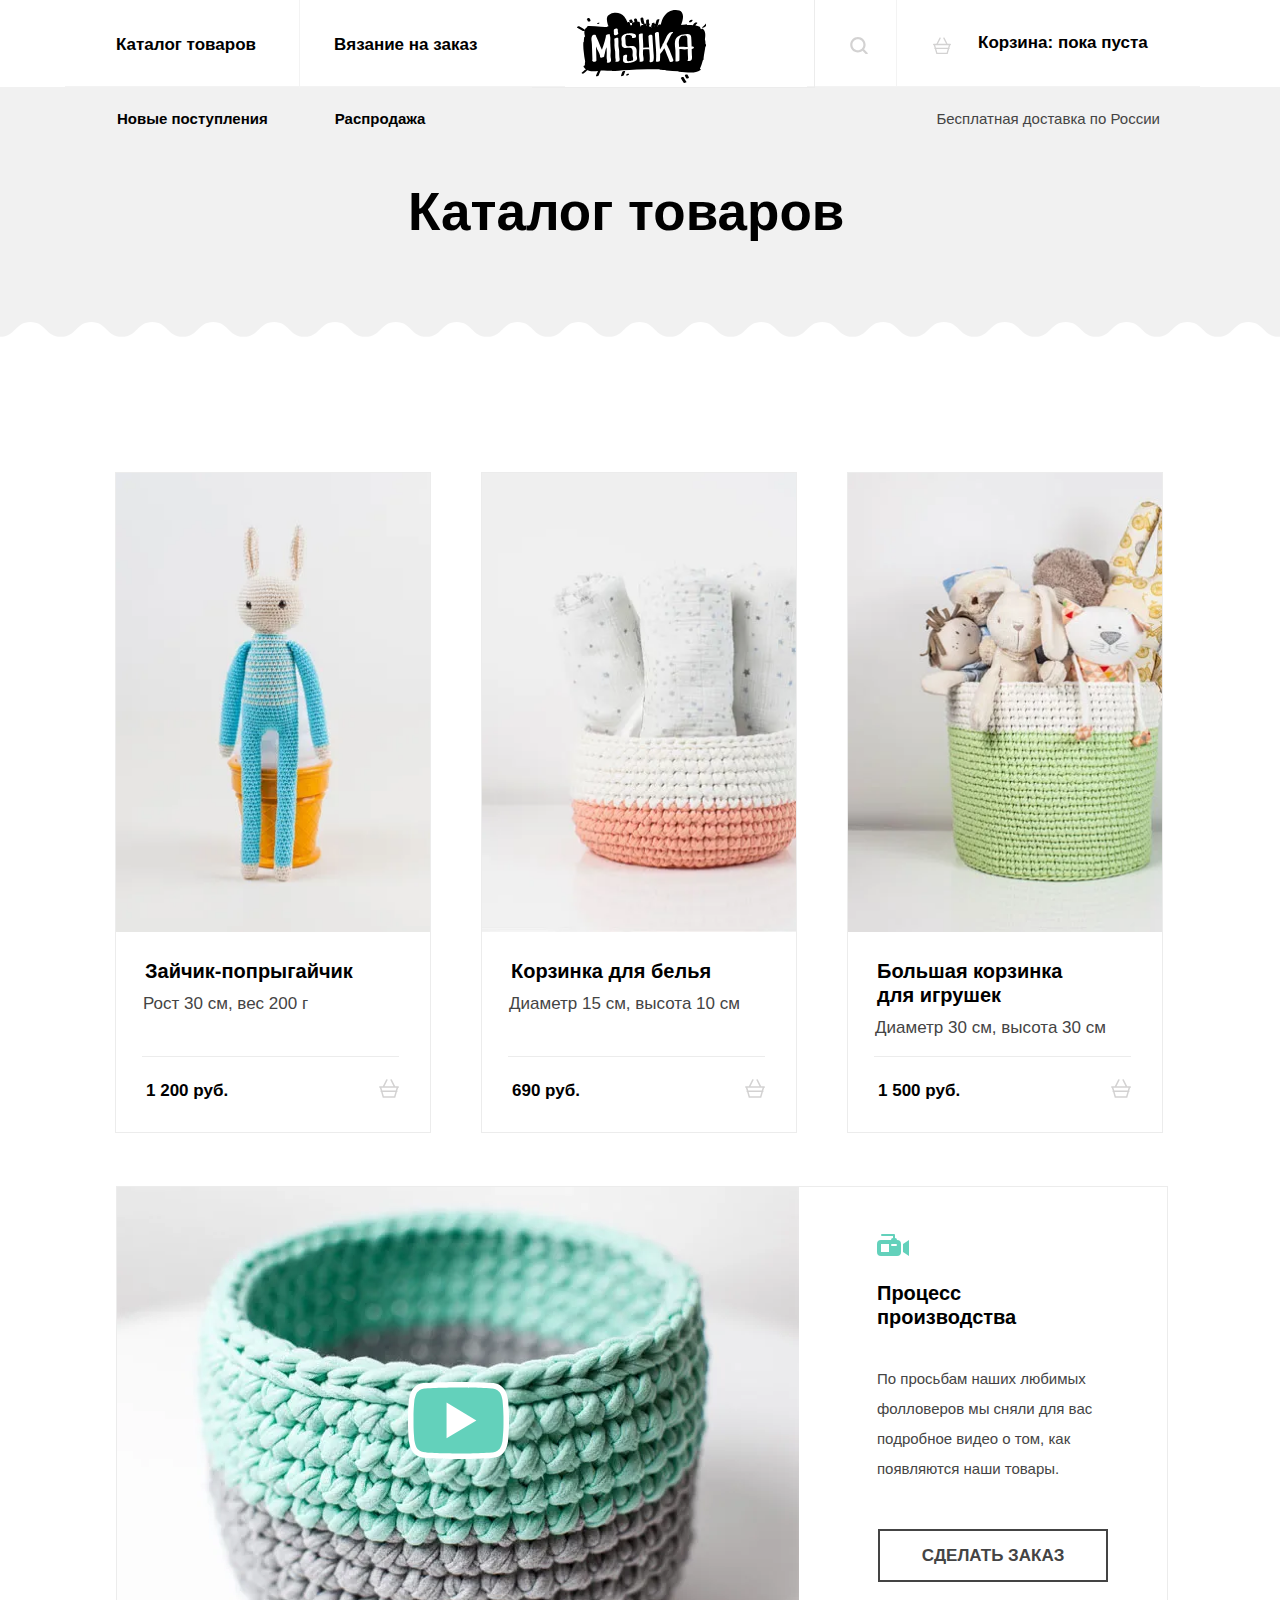
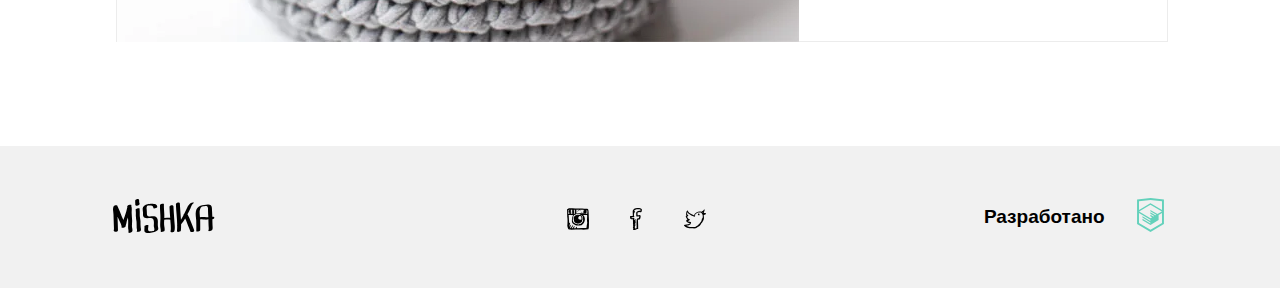
<file: catalog.html>
<!DOCTYPE html>
<html lang="ru">
<head>
  <meta charset="UTF-8">
  <title>Mishka</title>
  <link rel="stylesheet" href="css/style.min.css">
  <link href="https://fonts.googleapis.com/css?family=Open+Sans:400,700&amp;subset=cyrillic" rel="stylesheet">
  <link rel="preload" href="fonts/opensans.woff2" as="font">
  <link rel="preload" href="fonts/opensansbold.woff2" as="font">
  <link rel="preload" href="fonts/opensanslight.woff2" as="font">
  <meta name="viewport" content="width=device-width,initial-scale=1">
  <meta name="format-detection" content="telephone=no">
</head>
<body>
  <svg style="display:none">
    <symbol id="arrow-left" viewBox="0 0 50 26.003" enable-background="new 0 0 50 26.003" xml:space="preserve">
    <polygon points="50,11.002 7.659,11.002 15.833,2.828 13.005,0 0,12.998 0.003,13.001 0,13.005 13.005,26.003 15.833,23.175 7.661,15.002 50,15.002 "/>
    </symbol>
    <symbol id="arrow-right" viewBox="0 0 50 26.003" enable-background="new 0 0 50 26.003" xml:space="preserve">
      <polygon points="0,11.002 42.341,11.002 34.166,2.828 36.995,0 50,12.998 49.996,13.001 50,13.005 36.995,26.003 34.166,23.175 42.339,15.002 0,15.002 "/>
    </symbol>
    <symbol id="footer-logo-desktop"  viewBox="0 0 101.615 34.056" enable-background="new 0 0 101.615 34.056" xml:space="preserve">
      <g>
        <path d="M19.135,21.495c-0.083-2.683-0.51-5.347-0.475-8.035c0.028-2.174,0.389-4.41-0.36-6.495 c0.047-0.237,0.096-0.473,0.14-0.711c0.193-1.045-3.271-0.492-3.813,0.464c-0.343,0.28-0.519,0.615-0.375,0.957 c0.037,0.086,0.069,0.174,0.102,0.261c-0.656,3.204-1.57,6.306-2.621,9.412c-0.402,1.188-0.888,2.349-1.298,3.533 c-0.582-1.104-1.169-2.194-1.643-3.377C7.418,14.071,6.18,10.602,4.505,7.298C4.695,5.77,1.301,5.93,0.632,7.33 c-0.809,1.694-0.705,3.403-0.438,5.214c0.3,2.042,0.353,4.05,0.377,6.111c0.047,3.976,0.358,7.943,0.417,11.919 c-0.354,0.395-0.461,0.881-0.091,1.375c0.162,0.216,0.361,0.382,0.571,0.549c0.904,0.724,3.5,0.107,3.496-1.271 c-0.014-4.123-0.312-8.238-0.42-12.358c-0.011-0.404-0.018-0.807-0.024-1.21c0.057,0.145,0.114,0.29,0.171,0.434 c0.64,1.604,1.31,3.163,2.185,4.654c0.868,1.478,1.303,3.064,1.803,4.677c-0.189,0.217-0.303,0.462-0.233,0.708 c-0.039,0.18,0.07,0.292,0.251,0.36c0.639,0.548,1.841,0.274,2.509-0.007c0.287-0.121,0.561-0.261,0.826-0.424 c0.345-0.212,0.883-0.679,0.729-1.159c-0.03-0.093-0.058-0.186-0.087-0.279c0.47-1.27,0.709-2.589,0.965-3.93 c0.272-1.428,0.782-2.78,1.295-4.133c0.052,0.619,0.106,1.238,0.156,1.855c0.204,2.554,0.033,5.072,0.007,7.626 c-0.008,0.847,0.054,1.633,0.219,2.461c0.068,0.343,0.367,1.808,0.281,1.887c-0.611,0.564-0.433,1.257,0.385,1.437 c0.915,0.201,2.081-0.105,2.77-0.742c1.198-1.106,0.632-2.845,0.361-4.241C18.661,26.501,19.208,23.879,19.135,21.495z"/>
        <path d="M27.499,22.17c-0.074-1.988-0.765-3.862-0.774-5.872c-0.011-2.305,0.181-4.593-0.155-6.886 c-0.106-0.725-4.056,0.1-3.917,1.05c0.309,2.11,0.197,4.229,0.159,6.354c-0.037,2.044,0.468,3.898,0.73,5.904 c0.269,2.054-0.084,4.157,0.149,6.213c0.109,0.962,0.75,2.743,0.089,3.58c-0.42,0.532,1.469,0.342,1.553,0.326 c0.769-0.142,1.793-0.392,2.304-1.038c0.653-0.828,0.196-2.426,0.053-3.357C27.374,26.385,27.576,24.249,27.499,22.17z"/>
        <path d="M43.828,18.851c-2.062-2.784-5.889-0.78-8.561-1.54c-1.377-0.392-1.395-2.271-1.392-3.396 c0.004-1.426-0.114-2.732-0.273-4.146c-0.119-1.052-0.024-2.121,0.746-2.904c0.142-0.144,0.859-0.336,0.81-0.339 c0.354-0.061,0.676-0.076,1.067-0.093c1.549-0.066,4.613,0.232,4.019,2.483c-0.266,1.01,3.596,0.431,3.877-0.637 c1.213-4.598-7.284-3.714-9.686-3.078C32.225,5.789,29.787,7.047,29.66,9.6c-0.061,1.219,0.273,2.379,0.325,3.587 c0.061,1.39-0.198,2.776,0.289,4.118c1.082,2.982,5.52,1.576,7.778,1.745c3.845,0.287,2.697,5.469,2.748,7.883 c0.027,1.288,1.181,3.429,0.211,4.507c-0.595,0.662-1.982,0.699-2.792,0.768c-0.813,0.068-2.201,0.312-2.742-0.461 c-0.993-1.418,0.091-3.799-0.121-5.425c-0.121-0.924-4.066-0.095-3.917,1.05c0.342,2.627-1.399,6.145,2.402,6.596 c2.441,0.289,5.191-0.161,7.5-0.928c1.196-0.396,2.307-0.942,3.243-1.793c1.035-0.941,0.694-2.348,0.417-3.547 C44.324,24.782,45.732,21.421,43.828,18.851z"/>
        <path d="M61.155,18.662c-0.122-3.777-0.69-7.513-0.706-11.297c-0.008-1.971-3.963-1.305-3.957,0.343 c0.015,3.608,0.497,7.167,0.682,10.764c0.004,0.074,0.008,0.147,0.013,0.221c-1.949-0.018-3.899,0.177-5.853,0.246 c0.201-4.633-0.611-9.227-0.435-13.857c0.022-0.582-3.874-0.09-3.917,1.049c-0.171,4.475,0.587,8.915,0.453,13.392 c-0.064,2.136-0.245,4.264-0.259,6.402c-0.007,1.095,0.171,2.183,0.329,3.263c0.146,0.999,0.484,2.331,0.182,3.318 c-0.237,0.772,3.561,0.29,3.862-0.694c0.544-1.778-0.222-4.039-0.405-5.839c-0.175-1.725-0.039-3.499,0.083-5.248 c2.03-0.13,4.059-0.297,6.08-0.012c0.09,1.378,0.196,2.754,0.322,4.134c0.105,1.157,0.179,2.313,0.196,3.475 c0.015,1.019,0.142,2.496-0.221,3.461c-0.773,2.057,3.15,1.889,3.723,0.364c0.703-1.87,0.502-4.199,0.383-6.164 C61.562,23.54,61.233,21.109,61.155,18.662z"/>
        <path d="M78.087,23.136c-0.939-2.758-2.373-5.177-3.616-7.797c1.001-1.949,2.018-3.898,2.932-5.888 c0.831-1.808,1.446-3.819,3.08-5.092c0.574-0.447,0.55-0.896-0.255-0.951c-0.875-0.061-2.064,0.192-2.77,0.742 c-1.485,1.158-2.427,2.563-3.201,4.268c-0.932,2.051-1.896,4.063-2.914,6.075c-0.074,0.147-0.149,0.295-0.224,0.443 c-0.49,0.315-0.785,0.762-0.639,1.266c-0.792,1.563-1.6,3.117-2.499,4.61c-0.299-5.534-0.955-11.061-1.15-16.6 c-0.045-1.27-3.971-0.479-3.917,1.049c0.243,6.868,1.219,13.719,1.286,20.587c-0.016,0.017-0.031,0.034-0.047,0.051 c-0.301,0.308-0.19,0.494,0.051,0.602c0.002,1.75-0.059,3.501-0.209,5.254c-0.472,0.745,0.463,1.139,1.084,1.139 c0.032,0,0.064,0,0.096,0c0.739,0,2.626-0.35,2.718-1.364c0.191-2.1,0.251-4.196,0.232-6.291c1.59-1.715,2.89-3.63,4.055-5.635 c0.759,1.48,1.482,2.972,1.989,4.582c0.861,2.741,2.299,5.261,3.131,8.014c0.544,1.806,4.457,0.738,3.917-1.049 C80.388,28.398,79.013,25.854,78.087,23.136z"/>
        <path d="M101.59,18.501c-0.21-0.832-1.372-0.849-2.271-0.77c-0.012-0.335-0.02-0.671-0.036-1.006 c-0.125-2.661-0.165-5.379-0.392-8.032c-0.209-2.458-1.585-3.337-3.972-3.247c-2.416,0.092-5.229,0.527-7.482,1.403 c-2.607,1.014-4.058,2.935-4.559,5.681c-0.549,3.014,0.24,6.219,0.373,9.246c0.154,3.503,0.066,7.014,0.062,10.519 c0,0.573,3.916,0.031,3.917-1.049c0.003-2.776,0.042-5.551,0-8.327c-0.013-0.818-0.051-1.632-0.102-2.444 c1.369-0.593,3.687,0.012,5.05,0.141c1.107,0.104,2.169-0.166,3.244-0.292c0.021,2.312,0.107,4.635,0.202,6.944 c0.049,1.184,0.477,3.53-0.354,4.511c-0.437,0.516,1.48,0.343,1.555,0.33c0.793-0.146,1.761-0.401,2.303-1.041 c0.949-1.12,0.456-3.79,0.401-5.126c-0.078-1.91-0.102-3.824-0.141-5.737C100.542,20.058,101.805,19.351,101.59,18.501z M86.972,18.351c-0.103-1.245-0.217-2.49-0.303-3.743c-0.16-2.331,0.117-5.583,2.29-6.999c0.58-0.379,1.675-0.315,2.354-0.438 c0.97-0.176,1.956-0.389,2.829,0.19c1.21,0.802,0.912,3.657,0.911,4.869c-0.003,2.005,0.207,4.001,0.31,6.003 c-0.552,0.055-1.111,0.089-1.683,0.076C91.394,18.256,89.136,17.896,86.972,18.351z"/>
        <path d="M24.108,6.7c0.521-0.05,1.045-0.226,1.477-0.524c0.085-0.072,0.171-0.144,0.256-0.216c0.52-0.335,0.972-0.827,0.728-1.361 c-0.504-1.105-0.423-2.231-0.416-3.414c0.006-0.958-0.963-1.246-1.781-1.174c-0.723,0.063-2.168,0.581-2.175,1.52 c-0.006,0.993-0.071,2.016,0.109,2.992c-0.047,0.113-0.074,0.239-0.104,0.355c-0.055,0.212,0.016,0.42,0.142,0.59 c0,0.045,0.002,0.089,0.002,0.134c0.005,0.112,0.01,0.224,0.015,0.335c0.073,0.232,0.216,0.409,0.429,0.53 C23.178,6.7,23.668,6.742,24.108,6.7z"/></g>
    </symbol>
    <symbol id="footer-logo-instagram" viewBox="53.115 53.19 21.769 21.334" xmlns="http://www.w3.org/2000/svg" xmlns:xlink="http://www.w3.org/1999/xlink" xml:space="preserve">
      <g>
        <path d="M74.881 65.336c-.013-2.395-.344-4.788-.303-7.135a37.854 37.854 0 0 0-.152-2.278c-.105-.3-.111-.699-.152-1.062-.26-.17-.222-.64-.456-.835-.423-.233-1.201-.114-1.744-.22-.657-.026-1.254-.115-1.899-.153-1.936-.101-3.973-.076-5.996-.076-2.001 0-3.954-.145-5.695-.379h-2.202c-.097.004-.105.098-.227.076-.599.034-1.077.188-1.595.303-.21.119-.421.235-.683.304-.136.192-.513.145-.607.379-.186.212.185.451 0 .607v.911c.173.13.027.58.075.835v.987c-.017 1.281.134 2.397.076 3.72.467 2.762.374 6.537.076 9.413.155.579.363 1.105.455 1.746.256.479.335 1.133.683 1.52.502.206 1.233.186 1.898.229.383.098.667.293 1.14.3 2.843-.21 5.496-.154 8.427-.229 2.704.24 5.802.188 8.275-.228.195-.134.128-.529.228-.76-.056-.385.207-.449.228-.759.131-2.395.164-4.789.15-7.216zm-12.982-6.225c.757-.153 1.48-.341 2.429-.304.71.076 1.287.283 1.897.456.116.184-.243.547.153.684v.076c.059.017.149.002.151.076.445.035.794.167 1.063.379.45.055.536.476 1.138.3-.091.213-.084.524-.075.835.324 1.183.475 2.81.303 4.252-.164.163-.215.442-.303.683-.311.322-.481.785-.836 1.062-.095.236-.25.408-.454.533-.116.213-.206.452-.457.53-.298.163-.577.011-.834-.076-.446.162-.904.312-1.215.607-.816-.096-1.648-.175-2.43-.304-.242-.139-.487-.273-.835-.305a1.997 1.997 0 0 0-.836-.455c-.101-.127-.337-.118-.455-.229-.198-.029-.229-.227-.456-.229-.118-.412-.443-.618-.532-1.062-.226-.331-.308-.805-.455-1.215-.043-1.434.091-2.692.379-3.796.346-.591.779-1.094 1.138-1.67.249.021.365-.09.38-.304.306.053.434-.072.684-.075.257.008.269-.309.458-.449zm-1.67-2.733c-.117-.263-.066-.691-.075-1.062-.007-.285.278-.279.304-.532-.003-.074-.093-.059-.152-.076.126-.146.701-.097.834 0 .132.537-.354.455-.531.684.011.167.322.032.456.076.029.854-.059 1.496 0 2.202h-.456c-.007.234.229.226.456.228-.059.286.092.363.075.607-.226.153-.716.042-1.062.075-.103-.594.235-1.375.151-2.202zm-.683-1.594c.088-.013.134.016.151.076.179.253.01.683-.076.911-.173-.179-.026-.682-.075-.987zm.152 1.822c-.132-.069-.168-.237-.152-.456.132.071.167.238.152.456zm0 1.367c-.058.139-.082-.045-.076-.152.058-.139.081.045.076.152zm-.152.228c.175-.024.084.219.228.227-.009.193-.283.179-.38.077.039-.112.113-.193.152-.304zm-2.354-1.216c.006-.108.013-.214-.076-.228-.073-.733.13-1.415 0-1.973.25-.155.769-.042 1.139-.077v1.139c-.088.064-.203.101-.379.077-.054.28.324.131.379.304.008.853-.056 1.777.152 2.429-.565-.059-.906.107-1.442.076.097-.612-.019-1.435.531-1.594-.012-.141-.257-.047-.304-.153zm-.531 0c-.204.021-.217-.534-.077-.607.328.006.249.501.077.607zm-.152.988c.077-.312.034-.304.075-.683.228.013.26.77-.075.683zm.228-2.05c-.263.054-.273-.266-.153-.38.263-.053.272.267.153.38zm0-1.139c.033.159-.052.201-.076.304-.176.023-.084-.219-.229-.229.025-.102.191-.062.305-.075zm-.228 3.721c.148-.031.11.345-.076.227a.363.363 0 0 0 .076-.227zm-.684-3.721c.029.259-.438.32-.379 0h.379zm-.987.076c-.034.219-.326.179-.379.379-.214-.17.084-.468.379-.379zm-.455.759c.226-.205.451-.41.684-.607-.021-.123.071-.131.076-.228h.229c.102.381-.261.296-.305.531.021.122-.072.131-.075.227.02.335.121.588.075.988-.27.008-.276.28-.607.227.022-.428-.135-.674-.077-1.138zm.076 3.265V57.29c.195-.185.396-.364.607-.532.295.489.179 1.392.455 1.897-.275.157-.75.111-1.062.229zM72.68 69.968c-.109.954-.158 1.968-.379 2.809-2.89.123-6.02.005-8.883.153-.199.045-.273-.031-.229-.229-.253 0-.258.247-.531.229.201-.336.438-.898.151-1.291-.797.013-.797.821-1.138 1.291-.686-.053-1.137.127-1.823.075.18-.705.75-1.021.911-1.745-.395-.55-.989.138-1.214.455-.204.48-.557.81-.76 1.29H57.8c.238-.469.489-.926.759-1.366.171-.512.625-.741.683-1.367-.157-.28-.42-.029-.683 0-.123.182-.272.335-.38.531-.232.376-.501.714-.684 1.14-.181.208-.335.003-.53.227-.389.271-.581.736-.988.987-.174-.06.039-.356.153-.38.045-.181-.096-.55.075-.607.063-.366.212-.647.379-.91.119-.742.521-1.199.684-1.898-.559.099-.674.643-.988.987-.212.445-.542.772-.683 1.291-.174-.131-.028-.58-.076-.836.122-.586.298-1.119.38-1.746.133-.22.173-.535.228-.834.168-.209.046-.61-.077-.761-.226.027-.374.133-.455.304-.192-.032-.193.506-.304.304-.045-2.587-.451-4.812-.456-7.438.026-.331-.183-.424-.228-.685 1.629.028 3.121.091 4.783.229-.089.139-.199.257-.304.379-.144.07-.226.173-.378.304-.604 1.653-.975 3.984-.607 6.15.229.58.589 1.029.986 1.441.907.485 1.635 1.149 2.506 1.671 1.701.361 3.84.369 5.541 0 .236-.12.484-.226.685-.38 1.364-1.242 2.753-2.459 2.961-4.859v-1.367c-.197-1.598-.688-2.905-1.747-3.644.331-.22 1.099.043 1.67.076.223.013.447.014.684 0 .408-.024.928-.055 1.443 0 .144.187.113.544.228.76-.062 1.684-.192 3.3-.152 5.087.103.454.127.986.229 1.441-.091.973-.237 1.89-.457 2.732zm.379-11.16c-.639-.12-1.232-.284-1.897-.379.072-.333.799-.01.987-.228.385-.223.295-.92.304-1.51.032-.348.114-.644.076-1.063-.401-.951-1.783-.421-2.886-.455-.225.718-.47 1.8-.304 2.657.169.49 1.024.292 1.519.456-.14.332-.688.057-.987.076-.296-.083-.707-.052-.986-.151-2.285.078-4.284.004-6.529.151.117-1.248.063-2.465-.076-3.645h3.112c-.344.364-.912.507-1.29.835-.44.244-.861.505-1.139.911.249.134.535-.245.759-.379.355-.074.479-.381.835-.455.423-.438 1.096-.625 1.67-.912.378-.022.697.013.987.077 1.283.007 2.456.126 3.796.076.614.145 1.45.069 1.974.304.107.298.231.579.305.911.008.986-.149 1.816-.23 2.723zm-5.845-3.72c.11-.047-.009-.092 0 0zm0 0c-.529.154-1.019.348-1.367.682.484-.198 1.059-.306 1.367-.682zm1.062.607c.111-.047-.007-.091 0 0zm-1.746.911c.727-.158 1.181-.591 1.746-.911-.437.019-.592.32-.987.379-.215.217-.6.26-.759.532zm-.683-.835c-.111.047.007.092 0 0zm-.683.607c.11-.046-.008-.092 0 0zm-.075.076c.063.014.07-.03.075-.076-.064-.014-.072.03-.075.076zm-.077.076c.064.014.072-.03.077-.076-.067-.013-.072.029-.077.076zm-.834.608c.346-.134.613-.348.834-.607a2.018 2.018 0 0 0-.834.607zm2.276.987c.533-.049.749-.416 1.215-.531.284-.298.784-.381.987-.76-.56.023-.766.399-1.216.531-.284.297-.751.413-.986.76zm-2.276-.987c-.317-.074-.016.227 0 0zm-.533.379c.021.021.115-.037.076-.077-.021-.02-.116.038-.076.077zm2.809.608c-.11.047.007.091 0 0zm-1.14 1.821c-.223-.231-.676-.233-.986-.379-.697-.038-1.223.093-1.746.229-.304.151-.607.304-.91.454-.266.166-.444.417-.76.532-.205.225-.352.51-.684.607-.004.223-.173.281-.304.379-.089.115-.094.312-.227.381-.007.12.036.29-.076.303.108 1.512.291 2.948.683 4.177.287.623.975.846 1.442 1.29.589.297 1.328.444 2.126.531.277-.052.553-.105.911-.076a5.088 5.088 0 0 0 2.81-1.441c.1-.281.252-.508.455-.684-.254-.671.293-1.098.455-1.59.002-1.344-.201-2.48-.607-3.415-.256-.579-.92-.751-1.366-1.139-.059-.018-.15-.003-.151-.077-.269-.136-.733-.239-1.065-.082zm-3.415 4.327c-.113-.063-.109-.244-.152-.379.256-.078.118.237.152.379zm.076.305c.041-.117.079-.006.076.075-.04.118-.079.005-.076-.075zm.456-2.051c.015-.086.075-.042.075 0-.014.087-.075.043-.075 0zm1.67-2.125c-.203.258.041.576.077.836-.305-.039-.574-.887-.077-.836zm.379 3.948c-.04-.038.055-.097.076-.076.04.038-.054.097-.076.076zm.759 2.884c.034-.109.066.008.152 0-.018.097-.15.077-.152 0zm2.201-2.581c-.233-.057-.145.208-.379.152.069-.159.118-.338.229-.455.134.019.172.13.15.303zm-1.137-3.796c.211.119.441.217.606.381.085.219.243.363.38.529.058.778.179 1.492.151 2.354-.257.099-.438.271-.683.381-.78-.006-1.358-.212-1.897-.456-.171-.259-.355-.505-.532-.759v-1.062c.17-.185.319-.391.456-.607.228-.127.508-.201.454-.607-.038-.062-.078-.124-.075-.229.158.045.245.159.379.229.323.017.41-.2.761-.154z"/></g>
    </symbol>
    <symbol id="footer-logo-facebook" viewBox="56.519 49.996 14.962 27.718">
      <path  d="M68.181 55.188c1.026.029 1.993 0 2.681-.3.391-.818.556-1.854.619-2.989-.19-.015-.062-.337-.207-.399-.029-.202-.278-.195-.309-.398-.277-.165-.457-.422-.723-.598-.727-.162-1.44-.335-2.164-.499-.849.044-1.895-.103-2.58.1-2.619-.04-3.997 1.12-5.259 2.392-.023.078-.003.197-.105.199-.574 1.587-.125 3.621-.204 5.581.099.436.107.958.204 1.395-.998.296-2.212.387-3.402.499-.317.324-.178 1.089-.206 1.693.085.583.278 1.06.413 1.595.211.193.596.396.825.498.065.029.071.082.103.1.506.268 1.451.008 2.268.1-.136 1.978.256 3.915 0 5.68.007.327.295.382.208.798-.001.963-.067 1.99.208 2.69-.287.455-.497.982-.415 1.794.122.016.114.157.105.299-.075.47.643.175.515.698.162.456-.428.184-.413.498v.896c.53.285 1.462.182 2.268.199.908-.419 2.188-.479 2.785-1.196.459.235.916-.014 1.238-.199-.018-.315.273-.333.205-.698-.004-.328-.173-.496-.103-.896v-2.89c-.206-2.293-.048-4.938-.309-7.176.888-.105 1.917-.075 2.578-.398.357-.451.377-1.23.516-1.895.177-.226.221-.583.206-.996.19-.213.068-.729.104-1.096-.141-.595-.168-1.3-.825-1.39-.884-.235-2.043.595-2.991.299.049-1.134-.293-2.342 0-3.388.746-.181 1.446-.4 2.166-.602zm-3.818 4.783c.117.254.254.486.414.698.079.022.203.003.205.101a10.319 10.319 0 0 0 3.096-.299c0 .998-.271 1.733-.518 2.492-.662.045-1.467.3-1.958.198-.276.165-.372.506-.62.698-.049.441.142.495 0 .797-.201.137-.055.611-.205.796v1.496c.085.281-.146.258-.104.497v3.488c-.085.281.146.258.104.498v2.989c.063.271-.132.791.103.896-.07.364-.412-.021-.824.1-.528.122-.926.369-1.548.4.117-.353.32-.622.311-1.097.049-.381-.365-.312-.516-.49.193-.644.562-1.117.722-1.793.197-.515.714-1.298.31-1.794-.522-.105-.521.293-.826.398-.022.077-.002.196-.103.199-.023.077-.003.196-.103.199.01.12-.151.062 0 0 .022-.078.002-.197.103-.199.023-.077.002-.197.103-.199v-.299c.368-.575.67-1.214.826-1.993.191-.28.283-.656.412-.997.156-.262.34-.869.104-1.195-.517.033-.796.295-.93.697-.32-.189.161-.434.104-.697.138-.231.169-.566.309-.797.202-.413.564-1.304 0-1.596-.438-.023-.612.207-.723.498-.214.191-.43.383-.516.698-.373-.07-.143-.727-.206-1.097-.067-.52.122-.899 0-1.195-.56-.799-2.026-.105-3.197-.299-.108-.307-.222-.984-.104-1.195 1.045-.088 2.479.201 3.197-.199.024-.078.003-.197.104-.199.094-.723-.271-1-.515-1.396.232-.806.04-2.02.104-2.989.233-.141.328-.414.515-.598.112-.955.673-1.476.722-2.49-.273.001-.607-.055-.619.199-.302-.114-.382.479-.515.199-.112-.541.246-.626.309-.997.599-.418 1.212-.82 1.856-1.195 1.741-.244 4.648-.449 6.086.198.051.616-.287.854-.207 1.496h-1.546c-1.092.24-1.987.672-2.991.997-.24.066-.276.331-.516.398-.036.396-.225.646-.311.996-.079 1.431.133 2.589.102 3.978z"/>
    </symbol>
    <symbol  id="footer-logo-twitter" viewBox="52.253 53.771 23.494 20.168" enable-background="new 52.253 53.771 23.494 20.168" xml:space="preserve">
      <path d="M75.706,57.855c-0.227-0.366-0.909-0.277-1.407-0.371h-1.112c0.142-0.353,0.343-0.646,0.52-0.963 c0.056-0.438,0.254-0.734,0.223-1.26c0.129-0.167,0.176-0.417,0.296-0.593c0.104-0.144,0.242-0.477,0.074-0.667 c-0.051-0.221-0.295-0.249-0.593-0.222c-0.088,0.036-0.169,0.079-0.222,0.148c-0.448,0.433-0.778,1.014-1.261,1.408 c-0.009,0.008-0.062,0-0.074,0c-0.087,0.005-0.033,0.046-0.075,0.074c-0.146,0.098-0.257,0.152-0.369,0.223 c-0.284,0.176-0.547,0.445-0.891,0.519c-0.529-0.211-1.156-0.326-1.852-0.37c-1.157,0.102-2.303,0.215-3.038,0.741 c-0.911,0.35-1.477,1.042-2.149,1.63c-0.049,0.32-0.342,0.398-0.37,0.741c-0.005,0.045-0.012,0.088-0.073,0.074 c0.043,0.241-0.051,0.345-0.074,0.519c-0.001,0.133,0.199,0.431,0,0.52c-0.822-0.12-1.485-0.63-2.149-0.964 c-0.718-0.36-1.468-0.604-2.074-1.111c-0.716-0.322-1.26-0.816-1.778-1.334c-0.208-0.312-0.542-0.496-0.667-0.89 c-0.379-0.164-0.175-0.912-0.741-0.889c-0.315-0.043-0.345,0.199-0.444,0.37c-0.07,0.227-0.361,0.232-0.371,0.519 c-0.004,0.046-0.011,0.088-0.074,0.075c-0.17,1.089-0.527,1.992-0.519,3.26c0.129,0.415,0.35,0.738,0.593,1.038 c-0.418,0.051-0.716,0.222-0.89,0.519c-0.06,1.073,0.378,1.647,0.742,2.297c0.134,0.384,0.352,0.685,0.593,0.963 c0.017,0.229,0.206,0.288,0.296,0.445c0.019,0.105,0.123,0.125,0.149,0.223c-0.04,0.105,0.289,0.18,0.073,0.221 c-0.413,0.131-1.016,0.07-1.259,0.371c-0.109,0.279-0.109,0.833,0,1.111c0.034,0.237,0.282,0.262,0.296,0.519 c0.499,0.417,1.082,0.747,1.631,1.112c0.574,0.166,1.211,0.271,1.852,0.37c-0.102,0.343-0.338,0.551-0.593,0.741 c-0.78,0.381-1.849,0.474-2.742,0.74c-0.555,0.038-0.956,0.23-1.556,0.223c-0.333,0.127-0.854,0.075-1.112,0.223 c-0.122,0.068-0.102,0.096-0.222,0.221c-0.134,0.412,0.111,0.74,0.444,0.89c-0.005,0.253,0.219,0.276,0.371,0.371 c0.089,0.183,0.254,0.29,0.445,0.37c0.544,0.468,1.268,0.759,1.927,1.112c0.83,0.183,1.648,0.376,2.52,0.519 c0.896,0.116,1.901,0.124,2.816,0.222h0.963c0.511,0.132,1.23,0.054,1.853,0.074c0.095-0.102,0.322-0.073,0.519-0.074 c0.522-0.269,1.196-0.385,1.631-0.74c0.574-0.241,0.989-0.642,1.557-0.89c0.866-0.765,1.937-1.324,2.519-2.37 c0.205-0.189,0.351-0.438,0.445-0.74c0.265-0.156,0.385-0.454,0.593-0.667c0.404-0.41,0.706-0.924,1.037-1.40 c0.319-0.496,0.576-1.054,0.89-1.556c-0.01-0.405,0.306-0.484,0.296-0.89c0.193-0.226,0.177-0.662,0.371-0.88 c-0.033-0.255,0.029-0.415,0.074-0.594c0.047-1.281-0.047-2.422-0.297-3.407c0.588-0.155,1.181-0.302,1.631-0.593 C75.418,58.93,75.891,58.533,75.706,57.855z M72.298,61.931c-0.153,0.859-0.615,1.41-1.038,2.001 c0.059,0.379-0.104,0.538-0.073,0.889c-0.158,0.312-0.287,0.652-0.371,1.037c-0.203,0.267-0.332,0.606-0.519,0.89 c-0.366,0.548-0.777,1.051-1.186,1.557c-0.378,0.56-0.912,0.965-1.334,1.481c-0.42,0.493-0.942,0.885-1.407,1.334 c-0.474,0.17-0.89,0.396-1.26,0.667c-0.232,0.09-0.463,0.18-0.667,0.296c-0.177,0.146-0.499,0.145-0.668,0.29 c-1.086,0.147-2.3,0.17-3.555,0.148c-1.031-0.105-2.115-0.159-3.039-0.371c-0.922-0.189-1.511-0.712-2.297-1.037 c0.153-0.242,0.634-0.154,0.963-0.222c0.031-0.166,0.394-0.003,0.444-0.149c0.257,0.06,0.285-0.109,0.52-0.07 c0.563-0.201,1.23-0.302,1.705-0.593c0.282-0.138,0.406-0.434,0.667-0.593c0.033-0.189,0.104-0.341,0.222-0.444 c0.047-0.275,0.201-0.441,0.148-0.815c0.111-0.21,0.299-0.343,0.296-0.667c-0.074-0.147-0.128-0.316-0.296-0.371 c-0.026-0.196-0.377-0.067-0.444-0.222c-0.255,0.032-0.416-0.029-0.593-0.075c-0.154-0.043-0.487,0.092-0.519-0.073 c-0.842-0.023-1.3-0.43-1.853-0.74c0.431-0.262,1.032-0.353,1.333-0.742c0.516-0.076,1.058-0.129,1.112-0.666 c0-0.717-0.771-0.661-1.333-0.815c-0.773-0.66-1.194-1.672-1.779-2.52c0.238-0.157,0.564-0.226,0.741-0.444 c0.454,0.058,0.54-0.251,0.667-0.52c0.019-0.488-0.333-0.605-0.593-0.815c-0.259-0.21-0.475-0.462-0.667-0.74 c-0.003-0.818-0.021-1.652,0.074-2.372c0.063-0.014,0.07,0.029,0.074,0.074c0.227,0.441,0.559,0.775,0.815,1.186 c0.532,0.357,0.925,0.853,1.556,1.112c0.452,0.413,1.108,0.621,1.557,1.038c0.601,0.263,1.158,0.57,1.704,0.889 c0.669,0.194,1.056,0.673,2.001,0.593c0.198-0.098,0.394-0.199,0.593-0.297c0.258-0.456-0.059-1.079,0.147-1.63 c0.255-0.659,0.797-1.031,1.26-1.481c0.29-0.155,0.555-0.335,0.815-0.519c0.347-0.098,0.675-0.216,0.964-0.37 c0.376-0.019,0.713-0.077,1.037-0.148h1.26c0.244,0.052,0.475,0.119,0.74,0.148c0.209,0.137,0.38,0.313,0.666,0.371 c0.789,0.693,1.271,1.696,1.409,3.039C72.175,60.934,72.35,61.323,72.298,61.931z M72.594,56.299 c-0.129,0.34-0.23,0.707-0.593,0.815c-0.017-0.105-0.122-0.125-0.147-0.222c-0.012-0.209,0.209-0.186,0.296-0.296 C72.312,56.511,72.395,56.348,72.594,56.299C72.587,56.209,72.702,56.253,72.594,56.299z M67.11,59.337 c0.163,0.135,0.284,0.31,0.519,0.371c0.101,0.221,0.314,0.327,0.594,0.37c0.047-0.15,0.346-0.049,0.37-0.222 c0.174-0.023,0.166-0.229,0.296-0.297c-0.018-0.55-0.129-1.006-0.37-1.333C67.761,57.803,66.843,58.265,67.11,59.337z"/>

    </symbol>
    <symbol id="main-nav-search"  viewBox="-0.8 -0.8 17.6 17.6" enable-background="new -0.8 -0.8 17.6 17.6" xml:space="preserve">
      <path  d="M16.47,14.93l-3.415-3.415C14.02,10.226,14.6,8.634,14.6,6.899c0-4.253-3.447-7.699-7.7-7.699 S-0.8,2.646-0.8,6.899s3.446,7.7,7.699,7.7c1.734,0,3.326-0.58,4.613-1.546l3.417,3.416c0.203,0.202,0.418,0.33,0.771,0.33 c0.607,0,1.1-0.492,1.1-1.1C16.8,15.459,16.739,15.2,16.47,14.93z M1.399,6.899c0-3.038,2.462-5.5,5.5-5.5s5.5,2.462,5.5,5.5 s-2.462,5.5-5.5,5.5S1.399,9.938,1.399,6.899z"/>
    </symbol>
    <symbol id="main-nav-basket"  viewBox="264.205 370.961 20.294 18.849" enable-background="new 264.205 370.961 20.294 18.849" xml:space="preserve">
      <path  d="M283.75,378.19h-3.151l-3.407-6.814c-0.185-0.37-0.634-0.52-1.006-0.335 c-0.371,0.186-0.521,0.636-0.335,1.006l3.071,6.143h-9.138l3.072-6.143c0.185-0.371,0.035-0.821-0.335-1.006 c-0.37-0.185-0.821-0.035-1.006,0.335l-3.407,6.814h-3.151c-0.414,0-0.75,0.336-0.75,0.75s0.336,0.75,0.75,0.75h0.157l0.855,2.991 c-0.187,0.137-0.316,0.347-0.316,0.595c0,0.396,0.309,0.71,0.697,0.739l1.656,5.795h12.697l1.656-5.795 c0.388-0.028,0.698-0.344,0.698-0.739c0-0.249-0.129-0.459-0.316-0.596l0.854-2.991h0.157c0.414,0,0.75-0.336,0.75-0.75 S284.164,378.19,283.75,378.19z M279.569,388.311h-10.433l-1.224-4.284h12.881L279.569,388.311z M281.222,382.526h-13.739 l-0.81-2.836h15.359L281.222,382.526z"/>
    </symbol>
    <symbol id="footer-logo-svg" viewBox="0 0 26.943 34.09" enable-background="new 0 0 26.943 34.09" xml:space="preserve">
      <path d="M13.62,0.017L13.472,0L0,1.412v24.661l13.473,8.017l13.43-7.99l0.042-0.025V1.412L13.62,0.017z M25.019,12.127L13.495,5.334 L13.494,5.23l-0.087,0.05l-0.088-0.056v0.109L1.925,12.118V3.147l11.548-1.212l11.547,1.212V12.127z M13.405,6.787L24.923,13.5 l-4.479,2.64l-7.093-4.221l-0.014,1.415l5.904,3.513l-0.86,0.507l-5.03-2.992l-0.014,1.415l3.827,2.275l-0.782,0.523l-3.031-1.787 l-0.014,1.413l1.853,1.091l-1.8,1.081L2.034,13.622L13.405,6.787z M1.925,15.127l11.411,6.791l0.016,1.044L5.41,18.234L5.395,19.65 l7.979,4.795l0.018,1.076l-7.973-4.74l-0.013,1.414l8.021,4.822l0.046,0.025l8.143-4.872l-0.011-5.177l3.415-2.036v10.021 L13.472,31.85L1.925,24.979V15.127z"/>
    </symbol>
  </svg>

  <header class="page-header page-header__height">
    <div class="page-header__wrapper">
      <div class="page-header__list">
        <a href="index.html"  class="page-header__logo"><img class="page-header__svg__logo" alt="мобильный логотип" src="img/logo-mobile.svg"></a>
        <button type="button" class="page-header__togle">
          <svg class="page-header__open" xmlns="http://www.w3.org/2000/svg" width="20.514" height="20.512"><path fill="#231F20" d="M20.513 1.414L19.099 0l-8.843 8.842L1.414 0 0 1.414l8.842 8.842L0 19.098l1.414 1.414 8.842-8.842 8.843 8.842 1.414-1.414-8.842-8.842z"/>
          </svg>
          <svg class="page-header__close"  xmlns="http://www.w3.org/2000/svg" xmlns:xlink="http://www.w3.org/1999/xlink" x="0px" y="0px" width="19.958px" height="14px" viewBox="0 0 19.958 14" enable-background="new 0 0 19.958 14" xml:space="preserve">
            <rect fill="#231F20" width="19.958" height="2"/>
            <rect y="6" fill="#231F20" width="19.958" height="2"/>
            <rect y="12" fill="#231F20" width="19.958" height="2"/>
          </svg>
        </button>
      </div>
      <nav class="main-nav">
        <h2 class="visually-hidden">меню навигации</h2>
        <ul class="main-nav__list">
          <li class="main-nav__item main-nav__item--tablet main-nav__item--catalog">
            <a class="main-nav__link main-nav__link--catalog">Каталог товаров</a>
          </li>
          <li class="main-nav__item  main-nav__item--tablet main-nav__item--form">
            <a class="main-nav__link main-nav__link--form" href="form.html">Вязание на заказ</a>
          </li>
          <li class="main-nav__item main-nav__item--search">
            <a class="main-nav__link main-nav__link--search" href="#">
              <svg class="main-nav__svg" xmlns:xlink="http://www.w3.org/1999/xlink" x="0px" y="0px" width="17.6px" height="17.6px">
                <use xlink:href="#main-nav-search"></use>
              </svg>
            </a>
            <a href="#" class="main-nav__text main-nav__text--search">Поиск по сайту</a>
          </li>
          <li class="main-nav__item main-nav__item--basket">
            <a class="main-nav__link main-nav__link--basket" href="#">
              <svg class="main-nav__svg" xmlns:xlink="http://www.w3.org/1999/xlink" x="0px" y="0px" width="20.294px" height="18.849px">
                <use xlink:href="#main-nav-basket"></use>
              </svg>
            </a>
            <a href="#" class="main-nav__text main-nav__text--basket">Корзина: пока пуста</a>
          </li>
        </ul>
      </nav>
    </div>
  </header>
  <h1 class="visually-hidden">Лучший интернет магазин детских игрушек !!!</h1>
  <main>
    <section class="product-catalog">
      <div class="menu-bottom">
        <ul class="menu-bottom__block menu-bottom__block--catalog">
          <li class="menu-bottom__item menu-bottom__item--catalog">
            <a class="menu-bottom__link menu-bottom__link--receipts menu-bottom__link--catalog" href="#">Новые поступления</a>
            <a class="menu-bottom__link menu-bottom__link--sale menu-bottom__link--catalog" href="#">Распродажа</a>
            <span class="menu-bottom__text menu-bottom__text--catalog">Бесплатная доставка по России</span>
          </li>
        </ul>
      </div>
      <div class="product-catalog__wrapper">
      <h2 class="product-catalog__title">Каталог товаров</h2>
      </div>
    </section>
    <section class="product">
      <h3 class="visually-hidden">каталог товаров</h3>
      <div class="product__wrapper">
        <div class="goods">
          <div class="goods__block">
            <a class="goods__img__link" href="#">
              <picture>
                <source type="image/webp" media="(min-width: 1150px)" srcset="img/photo-hare-desktop@1x.webp 1x, img/photo-hare-desktop@2x.webp 2x">
                <source type="image/webp" media="(min-width: 768px)" srcset="img/photo-hare-tablet@1x.webp 1x, img/photo-hare-tablet@2x.webp 2x">
                <source type="image/webp" srcset="img/photo-hare-mobile@1x.webp 1x, img/photo-hare-mobile@2x.webp 2x">

                <source media="(min-width: 1150px)" srcset="img/photo-hare-desktop@1x.jpg 1x, img/photo-hare-desktop@2x.jpg 2x">
                <source media="(min-width: 768px)" srcset="img/photo-hare-tablet@1x.jpg 1x, img/photo-hare-tablet@2x.jpg 2x">
                <img class="goods__img" src="img/photo-hare-mobile@1x.jpg" srcset="img/photo-hare-mobile@2x.jpg 2x" alt="фото Зайчик-попрыгайчик">
              </picture>
            </a>
            <div class="goods__wrapper">
              <p class="goods__item">
                <a class="goods__link" href="#" aria-label="Зайчик-попрыгайчик">
                  <span class="goods__name">Зайчик-попрыгайчик</span>
                </a>
              </p>
              <b class="goods__characteristic">Рост 30 см, вес 200 г</b>
              <div class="goods__list">
                <span class="goods__price">1 200 руб.</span>
                <svg class="goods__svg" xmlns:xlink="http://www.w3.org/1999/xlink" x="0px" y="0px" width="20.294px" height="18.849px">
                  <use xlink:href="#main-nav-basket"></use>
                </svg>
              </div>
            </div>
        </div>
        <div class="goods__block">
          <a class="goods__img__link" href="#">
            <picture>
              <source type="image/webp"  media="(min-width: 1150px)" srcset="img/photo-bowl-desktop@1x.webp 1x, img/photo-bowl-desktop@2x.webp 2x">
              <source type="image/webp" media="(min-width: 768px)" srcset="img/photo-bowl-tablet@1x.webp 1x, img/photo-bowl-tablet@2x.webp 2x">
              <source type="image/webp" srcset="img/photo-bowl-mobile@1x.webp 1x, img/photo-bowl-mobile@2x.webp 2x">

              <source media="(min-width: 1150px)" srcset="img/photo-bowl-desktop@1x.jpg 1x, img/photo-bowl-desktop@2x.jpg 2x">
              <source media="(min-width: 768px)" srcset="img/photo-bowl-tablet@1x.jpg 1x, img/photo-bowl-tablet@2x.jpg 2x">
              <img class="goods__img" src="img/photo-bowl-mobile@1x.jpg" srcset="img/photo-bowl-mobile@2x.jpg 2x" alt="фото корзинка для белья">
            </picture>
          </a>
          <div class="goods__wrapper">
            <p class="goods__item">
              <a class="goods__link" href="#" aria-label="Корзинка для белья">
                <span class="goods__name">Корзинка для белья</span>
              </a>
            </p>
            <b class="goods__characteristic">Диаметр 15 см, высота 10 см</b>
            <div class="goods__list">
              <span class="goods__price">690 руб.</span>
              <svg class="goods__svg" xmlns:xlink="http://www.w3.org/1999/xlink" x="0px" y="0px" width="20.294px" height="18.849px">
                <use xlink:href="#main-nav-basket"></use>
              </svg>
            </div>
          </div>
        </div>
        <div class="goods__block">
          <a class="goods__img__link" href="">
            <picture>
              <source  type="image/webp" media="(min-width: 1150px)" srcset="img/photo-toys-desktop@1x.webp 1x, img/photo-toys-desktop@2x.webp 2x">
              <source  type="image/webp" media="(min-width: 768px)" srcset="img/photo-toys-tablet@1x.webp 1x, img/photo-toys-tablet@2x.webp 2x">
              <source type="image/webp" srcset="img/photo-toys-mobile@1x.webp 1x, img/photo-toys-mobile@2x.webp 2x">
              <source media="(min-width: 1150px)" srcset="img/photo-toys-desktop@1x.jpg 1x, img/photo-toys-desktop@2x.jpg 2x">
              <source media="(min-width: 768px)" srcset="img/photo-toys-tablet@1x.jpg 1x, img/photo-toys-tablet@2x.jpg 2x">
              <img class="goods__img" src="img/photo-toys-mobile@1x.jpg"  srcset="img/photo-toys-mobile@2x.jpg 2x" alt="фото большая корзинка для игрушек">
            </picture>
          </a>
          <div class="goods__wrappers">
            <p class="goods__item">
              <a class="goods__link" href="#" aria-label="Большая корзинка для игрушек">
                <span class="goods__name">Большая корзинка<br> для игрушек</span>
              </a>
            </p>
            <b class="goods__characteristic">Диаметр 30 см, высота 30 см</b>
            <div class="goods__list goods__list--bigbasket">
              <span class="goods__price">1 500 руб.</span>
              <svg class="goods__svg" xmlns:xlink="http://www.w3.org/1999/xlink" x="0px" y="0px" width="20.294px" height="18.849px">
                <use xlink:href="#main-nav-basket"></use>
              </svg>
            </div>
          </div>
        </div>
      </div>
    </div>
    </section>
    <section class="process-product">
      <div class="process-product__wrapper">
        <div class="process-product__block">
        <h2 class="visually-hidden">Процесс производства</h2>
        <p class="process-product__list">
          <span class="process-product__span">Процесс производства</span>
        </p>
        <div class="process-product__video">
          <picture>
            <source type="image/webp" media="(min-width: 1150px)" srcset="img/video-desktop@1x.webp 1x, img/video-desktop@2x.webp 2x">
            <source type="image/webp" media="(min-width: 768px)" srcset="img/video-tablet@1x.webp 1x, img/video-tablet@2x.webp 2x">
            <source  type="image/webp" srcset="img/video-mobile@1x.webp 1x, img/video-mobile@2x.webp 2x">

            <source media="(min-width: 1150px)" srcset="img/video-desktop@1x.jpg 1x, img/video-desktop@2x.jpg 2x">
            <source media="(min-width: 768px)" srcset="img/video-tablet@1x.jpg 1x, img/video-tablet@2x.jpg 2x">
            <img src="img/video-mobile@1x.jpg" srcset="img/video-mobile@2x.jpg 2x" alt="">
          </picture>
        </div>
        <p class="process-product__text">По просьбам наших любимых фолловеров мы сняли для вас подробное видео о том, как появляются наши товары.</p>
        <a class="process-product__btn">cделать заказ</a>
      </div>
    </div>
    </section>
  </main>
  <footer class="page-footer">
    <div class="page-footer__wrapper">
      <h2 class="visually-hidden">Ссылки на социальные сети</h2>
      <div class="page-footer__logo__desktop">
        <svg class="page-footer__logo__svg"  width="101.615px" height="34.056px" viewBox="0 0 101.615 34.056" enable-background="new 0 0 101.615 34.056" xml:space="preserve">
          <use xlink:href="#footer-logo-desktop"></use>
        </svg>
      </div>
      <div class="page-footer__social">
        <a href="#" aria-label="instagram" class="page-footer__btn page-footer__btn--inst">
          <svg class="page-footer__img"  width="21.769" height="21.334">
            <use xlink:href="#footer-logo-instagram"></use>
          </svg>
          <span class="visually-hidden">instagram</span>
        </a>
        <a href="#" aria-label="facebook" class="page-footer__btn page-footer__btn--fb">
          <svg class="page-footer__img" width="14.962" height="27.718">
            <use xlink:href="#footer-logo-facebook"></use>
          </svg>
          <span class="visually-hidden">facebook</span>
        </a>
        <a href="#" aria-label="twitter" class="page-footer__btn page-footer__btn--tvr">
          <svg class="page-footer__img"  width="23.494" height="20.168">
            <use xlink:href="#footer-logo-twitter"></use>
          </svg>
          <span class="visually-hidden">twitter</span>
        </a>
      </div>
      <div class="page-footer__block">
        <span class="page-footer__span">Разработано</span>
        <a href="https://htmlacademy.ru/intensive/adaptive" class="page-footer__logo" aria-label="сайт академии">
          <svg class="page-footer__svg"  xmlns:xlink="http://www.w3.org/1999/xlink" x="0px" y="0px" width="26.943px" height="34.09px">
            <use xlink:href="#footer-logo-svg"></use>
          </svg>
        </a>
      </div>
    </div>
  </footer>
  <script src="js/menu.js"></script>
  <script src="js/picturefill.js"></script>
  <script>
    // Picture element HTML5 shiv
    document.createElement( "picture" );
  </script>
</body>
</html>
</file>
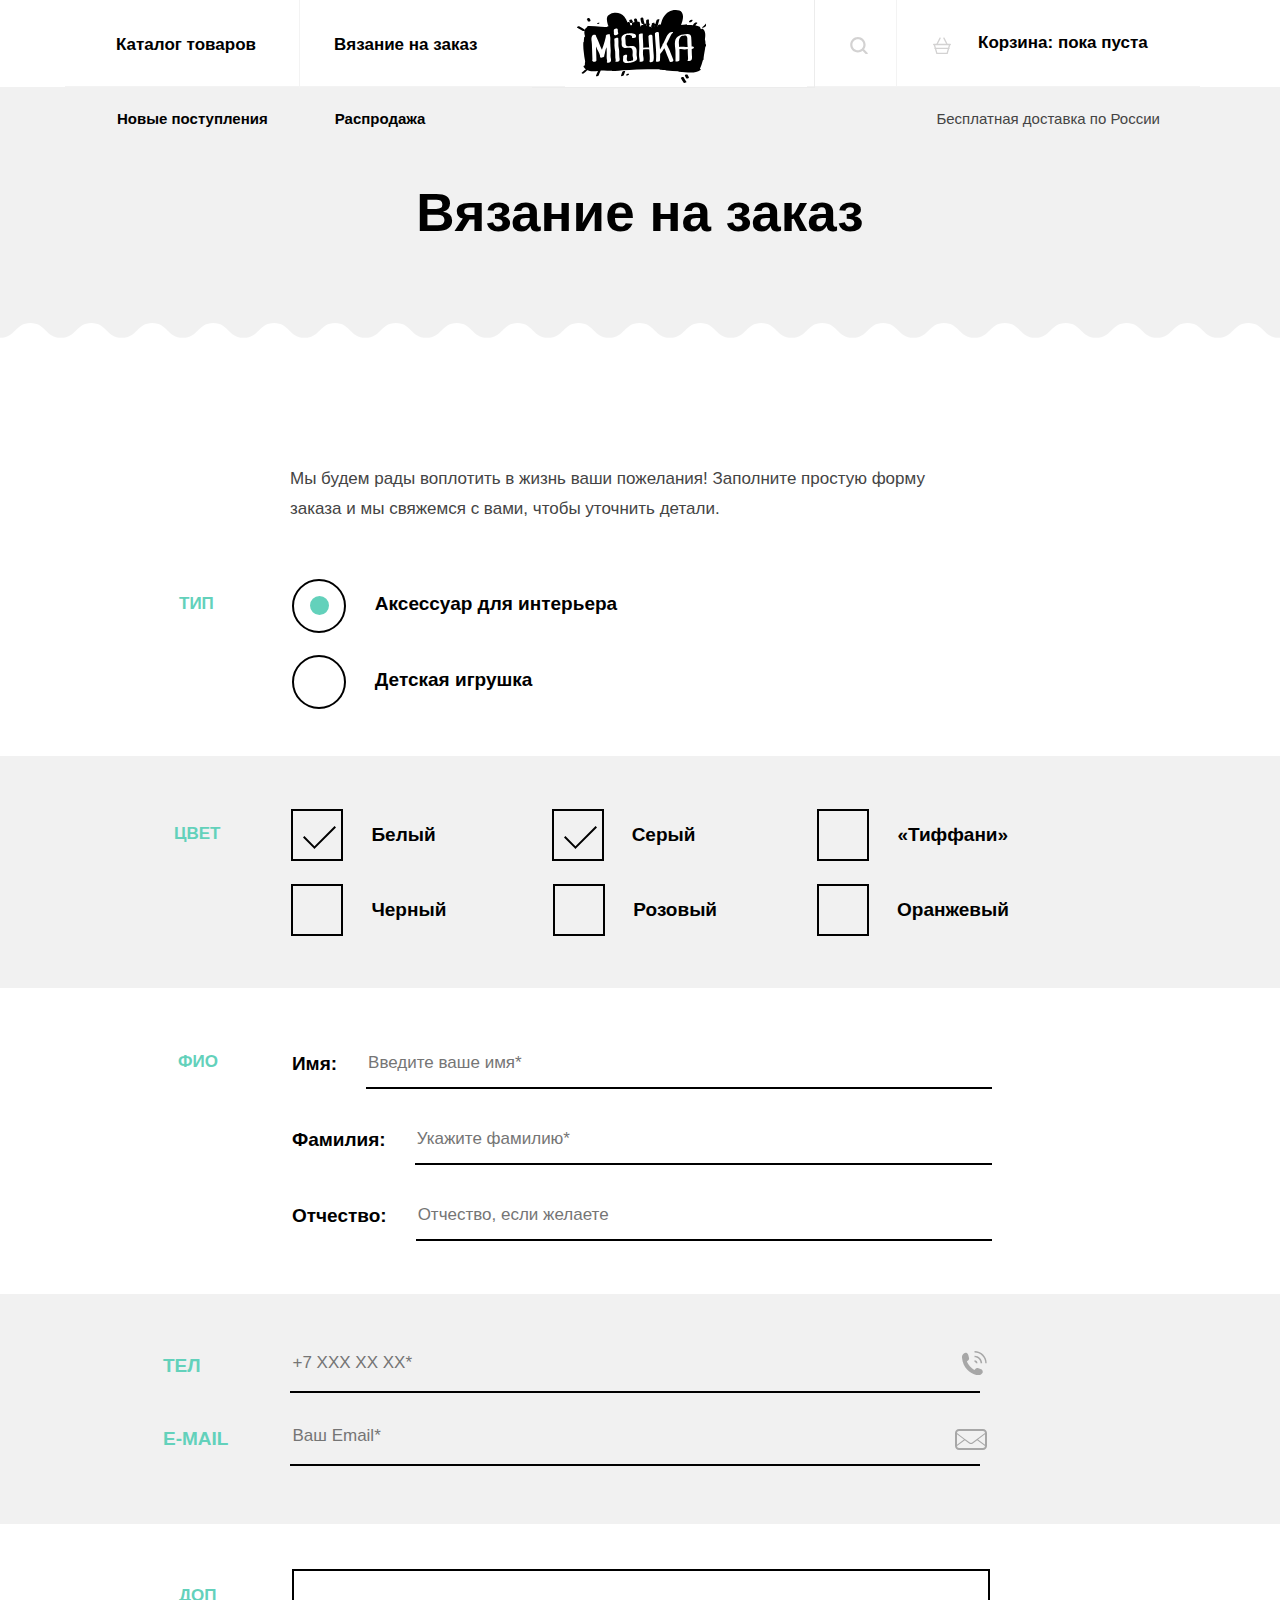
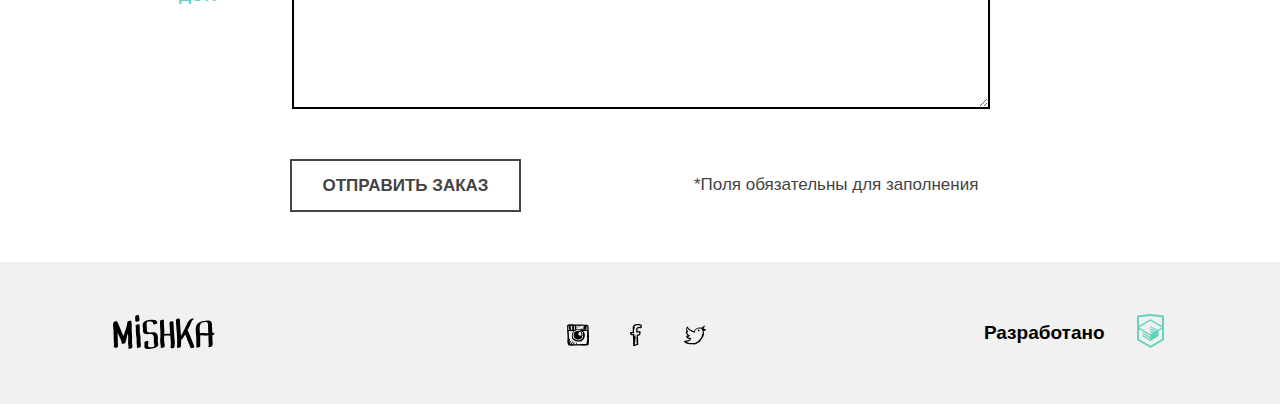
<file: form.html>
<!DOCTYPE html>
<html lang="ru">
<head>
  <meta charset="UTF-8">
  <title>Mishka</title>
  <link rel="stylesheet" href="css/style.min.css">
  <link href="https://fonts.googleapis.com/css?family=Open+Sans:400,700&amp;subset=cyrillic" rel="stylesheet">
  <link rel="preload" href="fonts/opensans.woff2" as="font">
  <link rel="preload" href="fonts/opensansbold.woff2" as="font">
  <link rel="preload" href="fonts/opensanslight.woff2" as="font">
  <meta name="viewport" content="width=device-width,initial-scale=1">
  <meta name="format-detection" content="telephone=no">
</head>
<body>
  <svg style="display:none">
    <symbol id="arrow-left"  viewBox="0 0 50 26.003" enable-background="new 0 0 50 26.003" xml:space="preserve">
    <polygon points="50,11.002 7.659,11.002 15.833,2.828 13.005,0 0,12.998 0.003,13.001 0,13.005 13.005,26.003 15.833,23.175 7.661,15.002 50,15.002 "/>
    </symbol>
    <symbol id="arrow-right" viewBox="0 0 50 26.003" enable-background="new 0 0 50 26.003" xml:space="preserve">
      <polygon points="0,11.002 42.341,11.002 34.166,2.828 36.995,0 50,12.998 49.996,13.001 50,13.005 36.995,26.003 34.166,23.175 42.339,15.002 0,15.002 "/>
    </symbol>
    <symbol id="footer-logo-desktop"  viewBox="0 0 101.615 34.056" enable-background="new 0 0 101.615 34.056" xml:space="preserve">
      <g>
        <path d="M19.135,21.495c-0.083-2.683-0.51-5.347-0.475-8.035c0.028-2.174,0.389-4.41-0.36-6.495 c0.047-0.237,0.096-0.473,0.14-0.711c0.193-1.045-3.271-0.492-3.813,0.464c-0.343,0.28-0.519,0.615-0.375,0.957 c0.037,0.086,0.069,0.174,0.102,0.261c-0.656,3.204-1.57,6.306-2.621,9.412c-0.402,1.188-0.888,2.349-1.298,3.533 c-0.582-1.104-1.169-2.194-1.643-3.377C7.418,14.071,6.18,10.602,4.505,7.298C4.695,5.77,1.301,5.93,0.632,7.33 c-0.809,1.694-0.705,3.403-0.438,5.214c0.3,2.042,0.353,4.05,0.377,6.111c0.047,3.976,0.358,7.943,0.417,11.919 c-0.354,0.395-0.461,0.881-0.091,1.375c0.162,0.216,0.361,0.382,0.571,0.549c0.904,0.724,3.5,0.107,3.496-1.271 c-0.014-4.123-0.312-8.238-0.42-12.358c-0.011-0.404-0.018-0.807-0.024-1.21c0.057,0.145,0.114,0.29,0.171,0.434 c0.64,1.604,1.31,3.163,2.185,4.654c0.868,1.478,1.303,3.064,1.803,4.677c-0.189,0.217-0.303,0.462-0.233,0.708 c-0.039,0.18,0.07,0.292,0.251,0.36c0.639,0.548,1.841,0.274,2.509-0.007c0.287-0.121,0.561-0.261,0.826-0.424 c0.345-0.212,0.883-0.679,0.729-1.159c-0.03-0.093-0.058-0.186-0.087-0.279c0.47-1.27,0.709-2.589,0.965-3.93 c0.272-1.428,0.782-2.78,1.295-4.133c0.052,0.619,0.106,1.238,0.156,1.855c0.204,2.554,0.033,5.072,0.007,7.626 c-0.008,0.847,0.054,1.633,0.219,2.461c0.068,0.343,0.367,1.808,0.281,1.887c-0.611,0.564-0.433,1.257,0.385,1.437 c0.915,0.201,2.081-0.105,2.77-0.742c1.198-1.106,0.632-2.845,0.361-4.241C18.661,26.501,19.208,23.879,19.135,21.495z"/>
        <path d="M27.499,22.17c-0.074-1.988-0.765-3.862-0.774-5.872c-0.011-2.305,0.181-4.593-0.155-6.886 c-0.106-0.725-4.056,0.1-3.917,1.05c0.309,2.11,0.197,4.229,0.159,6.354c-0.037,2.044,0.468,3.898,0.73,5.904 c0.269,2.054-0.084,4.157,0.149,6.213c0.109,0.962,0.75,2.743,0.089,3.58c-0.42,0.532,1.469,0.342,1.553,0.326 c0.769-0.142,1.793-0.392,2.304-1.038c0.653-0.828,0.196-2.426,0.053-3.357C27.374,26.385,27.576,24.249,27.499,22.17z"/>
        <path d="M43.828,18.851c-2.062-2.784-5.889-0.78-8.561-1.54c-1.377-0.392-1.395-2.271-1.392-3.396 c0.004-1.426-0.114-2.732-0.273-4.146c-0.119-1.052-0.024-2.121,0.746-2.904c0.142-0.144,0.859-0.336,0.81-0.339 c0.354-0.061,0.676-0.076,1.067-0.093c1.549-0.066,4.613,0.232,4.019,2.483c-0.266,1.01,3.596,0.431,3.877-0.637 c1.213-4.598-7.284-3.714-9.686-3.078C32.225,5.789,29.787,7.047,29.66,9.6c-0.061,1.219,0.273,2.379,0.325,3.587 c0.061,1.39-0.198,2.776,0.289,4.118c1.082,2.982,5.52,1.576,7.778,1.745c3.845,0.287,2.697,5.469,2.748,7.883 c0.027,1.288,1.181,3.429,0.211,4.507c-0.595,0.662-1.982,0.699-2.792,0.768c-0.813,0.068-2.201,0.312-2.742-0.461 c-0.993-1.418,0.091-3.799-0.121-5.425c-0.121-0.924-4.066-0.095-3.917,1.05c0.342,2.627-1.399,6.145,2.402,6.596 c2.441,0.289,5.191-0.161,7.5-0.928c1.196-0.396,2.307-0.942,3.243-1.793c1.035-0.941,0.694-2.348,0.417-3.547 C44.324,24.782,45.732,21.421,43.828,18.851z"/>
        <path d="M61.155,18.662c-0.122-3.777-0.69-7.513-0.706-11.297c-0.008-1.971-3.963-1.305-3.957,0.343 c0.015,3.608,0.497,7.167,0.682,10.764c0.004,0.074,0.008,0.147,0.013,0.221c-1.949-0.018-3.899,0.177-5.853,0.246 c0.201-4.633-0.611-9.227-0.435-13.857c0.022-0.582-3.874-0.09-3.917,1.049c-0.171,4.475,0.587,8.915,0.453,13.392 c-0.064,2.136-0.245,4.264-0.259,6.402c-0.007,1.095,0.171,2.183,0.329,3.263c0.146,0.999,0.484,2.331,0.182,3.318 c-0.237,0.772,3.561,0.29,3.862-0.694c0.544-1.778-0.222-4.039-0.405-5.839c-0.175-1.725-0.039-3.499,0.083-5.248 c2.03-0.13,4.059-0.297,6.08-0.012c0.09,1.378,0.196,2.754,0.322,4.134c0.105,1.157,0.179,2.313,0.196,3.475 c0.015,1.019,0.142,2.496-0.221,3.461c-0.773,2.057,3.15,1.889,3.723,0.364c0.703-1.87,0.502-4.199,0.383-6.164 C61.562,23.54,61.233,21.109,61.155,18.662z"/>
        <path d="M78.087,23.136c-0.939-2.758-2.373-5.177-3.616-7.797c1.001-1.949,2.018-3.898,2.932-5.888 c0.831-1.808,1.446-3.819,3.08-5.092c0.574-0.447,0.55-0.896-0.255-0.951c-0.875-0.061-2.064,0.192-2.77,0.742 c-1.485,1.158-2.427,2.563-3.201,4.268c-0.932,2.051-1.896,4.063-2.914,6.075c-0.074,0.147-0.149,0.295-0.224,0.443 c-0.49,0.315-0.785,0.762-0.639,1.266c-0.792,1.563-1.6,3.117-2.499,4.61c-0.299-5.534-0.955-11.061-1.15-16.6 c-0.045-1.27-3.971-0.479-3.917,1.049c0.243,6.868,1.219,13.719,1.286,20.587c-0.016,0.017-0.031,0.034-0.047,0.051 c-0.301,0.308-0.19,0.494,0.051,0.602c0.002,1.75-0.059,3.501-0.209,5.254c-0.472,0.745,0.463,1.139,1.084,1.139 c0.032,0,0.064,0,0.096,0c0.739,0,2.626-0.35,2.718-1.364c0.191-2.1,0.251-4.196,0.232-6.291c1.59-1.715,2.89-3.63,4.055-5.635 c0.759,1.48,1.482,2.972,1.989,4.582c0.861,2.741,2.299,5.261,3.131,8.014c0.544,1.806,4.457,0.738,3.917-1.049 C80.388,28.398,79.013,25.854,78.087,23.136z"/>
        <path d="M101.59,18.501c-0.21-0.832-1.372-0.849-2.271-0.77c-0.012-0.335-0.02-0.671-0.036-1.006 c-0.125-2.661-0.165-5.379-0.392-8.032c-0.209-2.458-1.585-3.337-3.972-3.247c-2.416,0.092-5.229,0.527-7.482,1.403 c-2.607,1.014-4.058,2.935-4.559,5.681c-0.549,3.014,0.24,6.219,0.373,9.246c0.154,3.503,0.066,7.014,0.062,10.519 c0,0.573,3.916,0.031,3.917-1.049c0.003-2.776,0.042-5.551,0-8.327c-0.013-0.818-0.051-1.632-0.102-2.444 c1.369-0.593,3.687,0.012,5.05,0.141c1.107,0.104,2.169-0.166,3.244-0.292c0.021,2.312,0.107,4.635,0.202,6.944 c0.049,1.184,0.477,3.53-0.354,4.511c-0.437,0.516,1.48,0.343,1.555,0.33c0.793-0.146,1.761-0.401,2.303-1.041 c0.949-1.12,0.456-3.79,0.401-5.126c-0.078-1.91-0.102-3.824-0.141-5.737C100.542,20.058,101.805,19.351,101.59,18.501z M86.972,18.351c-0.103-1.245-0.217-2.49-0.303-3.743c-0.16-2.331,0.117-5.583,2.29-6.999c0.58-0.379,1.675-0.315,2.354-0.438 c0.97-0.176,1.956-0.389,2.829,0.19c1.21,0.802,0.912,3.657,0.911,4.869c-0.003,2.005,0.207,4.001,0.31,6.003 c-0.552,0.055-1.111,0.089-1.683,0.076C91.394,18.256,89.136,17.896,86.972,18.351z"/>
        <path d="M24.108,6.7c0.521-0.05,1.045-0.226,1.477-0.524c0.085-0.072,0.171-0.144,0.256-0.216c0.52-0.335,0.972-0.827,0.728-1.361 c-0.504-1.105-0.423-2.231-0.416-3.414c0.006-0.958-0.963-1.246-1.781-1.174c-0.723,0.063-2.168,0.581-2.175,1.52 c-0.006,0.993-0.071,2.016,0.109,2.992c-0.047,0.113-0.074,0.239-0.104,0.355c-0.055,0.212,0.016,0.42,0.142,0.59 c0,0.045,0.002,0.089,0.002,0.134c0.005,0.112,0.01,0.224,0.015,0.335c0.073,0.232,0.216,0.409,0.429,0.53 C23.178,6.7,23.668,6.742,24.108,6.7z"/></g>
    </symbol>
    <symbol id="footer-logo-instagram"   viewBox="53.115 53.19 21.769 21.334" xmlns="http://www.w3.org/2000/svg" xmlns:xlink="http://www.w3.org/1999/xlink" xml:space="preserve">
      <g>
        <path d="M74.881 65.336c-.013-2.395-.344-4.788-.303-7.135a37.854 37.854 0 0 0-.152-2.278c-.105-.3-.111-.699-.152-1.062-.26-.17-.222-.64-.456-.835-.423-.233-1.201-.114-1.744-.22-.657-.026-1.254-.115-1.899-.153-1.936-.101-3.973-.076-5.996-.076-2.001 0-3.954-.145-5.695-.379h-2.202c-.097.004-.105.098-.227.076-.599.034-1.077.188-1.595.303-.21.119-.421.235-.683.304-.136.192-.513.145-.607.379-.186.212.185.451 0 .607v.911c.173.13.027.58.075.835v.987c-.017 1.281.134 2.397.076 3.72.467 2.762.374 6.537.076 9.413.155.579.363 1.105.455 1.746.256.479.335 1.133.683 1.52.502.206 1.233.186 1.898.229.383.098.667.293 1.14.3 2.843-.21 5.496-.154 8.427-.229 2.704.24 5.802.188 8.275-.228.195-.134.128-.529.228-.76-.056-.385.207-.449.228-.759.131-2.395.164-4.789.15-7.216zm-12.982-6.225c.757-.153 1.48-.341 2.429-.304.71.076 1.287.283 1.897.456.116.184-.243.547.153.684v.076c.059.017.149.002.151.076.445.035.794.167 1.063.379.45.055.536.476 1.138.3-.091.213-.084.524-.075.835.324 1.183.475 2.81.303 4.252-.164.163-.215.442-.303.683-.311.322-.481.785-.836 1.062-.095.236-.25.408-.454.533-.116.213-.206.452-.457.53-.298.163-.577.011-.834-.076-.446.162-.904.312-1.215.607-.816-.096-1.648-.175-2.43-.304-.242-.139-.487-.273-.835-.305a1.997 1.997 0 0 0-.836-.455c-.101-.127-.337-.118-.455-.229-.198-.029-.229-.227-.456-.229-.118-.412-.443-.618-.532-1.062-.226-.331-.308-.805-.455-1.215-.043-1.434.091-2.692.379-3.796.346-.591.779-1.094 1.138-1.67.249.021.365-.09.38-.304.306.053.434-.072.684-.075.257.008.269-.309.458-.449zm-1.67-2.733c-.117-.263-.066-.691-.075-1.062-.007-.285.278-.279.304-.532-.003-.074-.093-.059-.152-.076.126-.146.701-.097.834 0 .132.537-.354.455-.531.684.011.167.322.032.456.076.029.854-.059 1.496 0 2.202h-.456c-.007.234.229.226.456.228-.059.286.092.363.075.607-.226.153-.716.042-1.062.075-.103-.594.235-1.375.151-2.202zm-.683-1.594c.088-.013.134.016.151.076.179.253.01.683-.076.911-.173-.179-.026-.682-.075-.987zm.152 1.822c-.132-.069-.168-.237-.152-.456.132.071.167.238.152.456zm0 1.367c-.058.139-.082-.045-.076-.152.058-.139.081.045.076.152zm-.152.228c.175-.024.084.219.228.227-.009.193-.283.179-.38.077.039-.112.113-.193.152-.304zm-2.354-1.216c.006-.108.013-.214-.076-.228-.073-.733.13-1.415 0-1.973.25-.155.769-.042 1.139-.077v1.139c-.088.064-.203.101-.379.077-.054.28.324.131.379.304.008.853-.056 1.777.152 2.429-.565-.059-.906.107-1.442.076.097-.612-.019-1.435.531-1.594-.012-.141-.257-.047-.304-.153zm-.531 0c-.204.021-.217-.534-.077-.607.328.006.249.501.077.607zm-.152.988c.077-.312.034-.304.075-.683.228.013.26.77-.075.683zm.228-2.05c-.263.054-.273-.266-.153-.38.263-.053.272.267.153.38zm0-1.139c.033.159-.052.201-.076.304-.176.023-.084-.219-.229-.229.025-.102.191-.062.305-.075zm-.228 3.721c.148-.031.11.345-.076.227a.363.363 0 0 0 .076-.227zm-.684-3.721c.029.259-.438.32-.379 0h.379zm-.987.076c-.034.219-.326.179-.379.379-.214-.17.084-.468.379-.379zm-.455.759c.226-.205.451-.41.684-.607-.021-.123.071-.131.076-.228h.229c.102.381-.261.296-.305.531.021.122-.072.131-.075.227.02.335.121.588.075.988-.27.008-.276.28-.607.227.022-.428-.135-.674-.077-1.138zm.076 3.265V57.29c.195-.185.396-.364.607-.532.295.489.179 1.392.455 1.897-.275.157-.75.111-1.062.229zM72.68 69.968c-.109.954-.158 1.968-.379 2.809-2.89.123-6.02.005-8.883.153-.199.045-.273-.031-.229-.229-.253 0-.258.247-.531.229.201-.336.438-.898.151-1.291-.797.013-.797.821-1.138 1.291-.686-.053-1.137.127-1.823.075.18-.705.75-1.021.911-1.745-.395-.55-.989.138-1.214.455-.204.48-.557.81-.76 1.29H57.8c.238-.469.489-.926.759-1.366.171-.512.625-.741.683-1.367-.157-.28-.42-.029-.683 0-.123.182-.272.335-.38.531-.232.376-.501.714-.684 1.14-.181.208-.335.003-.53.227-.389.271-.581.736-.988.987-.174-.06.039-.356.153-.38.045-.181-.096-.55.075-.607.063-.366.212-.647.379-.91.119-.742.521-1.199.684-1.898-.559.099-.674.643-.988.987-.212.445-.542.772-.683 1.291-.174-.131-.028-.58-.076-.836.122-.586.298-1.119.38-1.746.133-.22.173-.535.228-.834.168-.209.046-.61-.077-.761-.226.027-.374.133-.455.304-.192-.032-.193.506-.304.304-.045-2.587-.451-4.812-.456-7.438.026-.331-.183-.424-.228-.685 1.629.028 3.121.091 4.783.229-.089.139-.199.257-.304.379-.144.07-.226.173-.378.304-.604 1.653-.975 3.984-.607 6.15.229.58.589 1.029.986 1.441.907.485 1.635 1.149 2.506 1.671 1.701.361 3.84.369 5.541 0 .236-.12.484-.226.685-.38 1.364-1.242 2.753-2.459 2.961-4.859v-1.367c-.197-1.598-.688-2.905-1.747-3.644.331-.22 1.099.043 1.67.076.223.013.447.014.684 0 .408-.024.928-.055 1.443 0 .144.187.113.544.228.76-.062 1.684-.192 3.3-.152 5.087.103.454.127.986.229 1.441-.091.973-.237 1.89-.457 2.732zm.379-11.16c-.639-.12-1.232-.284-1.897-.379.072-.333.799-.01.987-.228.385-.223.295-.92.304-1.51.032-.348.114-.644.076-1.063-.401-.951-1.783-.421-2.886-.455-.225.718-.47 1.8-.304 2.657.169.49 1.024.292 1.519.456-.14.332-.688.057-.987.076-.296-.083-.707-.052-.986-.151-2.285.078-4.284.004-6.529.151.117-1.248.063-2.465-.076-3.645h3.112c-.344.364-.912.507-1.29.835-.44.244-.861.505-1.139.911.249.134.535-.245.759-.379.355-.074.479-.381.835-.455.423-.438 1.096-.625 1.67-.912.378-.022.697.013.987.077 1.283.007 2.456.126 3.796.076.614.145 1.45.069 1.974.304.107.298.231.579.305.911.008.986-.149 1.816-.23 2.723zm-5.845-3.72c.11-.047-.009-.092 0 0zm0 0c-.529.154-1.019.348-1.367.682.484-.198 1.059-.306 1.367-.682zm1.062.607c.111-.047-.007-.091 0 0zm-1.746.911c.727-.158 1.181-.591 1.746-.911-.437.019-.592.32-.987.379-.215.217-.6.26-.759.532zm-.683-.835c-.111.047.007.092 0 0zm-.683.607c.11-.046-.008-.092 0 0zm-.075.076c.063.014.07-.03.075-.076-.064-.014-.072.03-.075.076zm-.077.076c.064.014.072-.03.077-.076-.067-.013-.072.029-.077.076zm-.834.608c.346-.134.613-.348.834-.607a2.018 2.018 0 0 0-.834.607zm2.276.987c.533-.049.749-.416 1.215-.531.284-.298.784-.381.987-.76-.56.023-.766.399-1.216.531-.284.297-.751.413-.986.76zm-2.276-.987c-.317-.074-.016.227 0 0zm-.533.379c.021.021.115-.037.076-.077-.021-.02-.116.038-.076.077zm2.809.608c-.11.047.007.091 0 0zm-1.14 1.821c-.223-.231-.676-.233-.986-.379-.697-.038-1.223.093-1.746.229-.304.151-.607.304-.91.454-.266.166-.444.417-.76.532-.205.225-.352.51-.684.607-.004.223-.173.281-.304.379-.089.115-.094.312-.227.381-.007.12.036.29-.076.303.108 1.512.291 2.948.683 4.177.287.623.975.846 1.442 1.29.589.297 1.328.444 2.126.531.277-.052.553-.105.911-.076a5.088 5.088 0 0 0 2.81-1.441c.1-.281.252-.508.455-.684-.254-.671.293-1.098.455-1.59.002-1.344-.201-2.48-.607-3.415-.256-.579-.92-.751-1.366-1.139-.059-.018-.15-.003-.151-.077-.269-.136-.733-.239-1.065-.082zm-3.415 4.327c-.113-.063-.109-.244-.152-.379.256-.078.118.237.152.379zm.076.305c.041-.117.079-.006.076.075-.04.118-.079.005-.076-.075zm.456-2.051c.015-.086.075-.042.075 0-.014.087-.075.043-.075 0zm1.67-2.125c-.203.258.041.576.077.836-.305-.039-.574-.887-.077-.836zm.379 3.948c-.04-.038.055-.097.076-.076.04.038-.054.097-.076.076zm.759 2.884c.034-.109.066.008.152 0-.018.097-.15.077-.152 0zm2.201-2.581c-.233-.057-.145.208-.379.152.069-.159.118-.338.229-.455.134.019.172.13.15.303zm-1.137-3.796c.211.119.441.217.606.381.085.219.243.363.38.529.058.778.179 1.492.151 2.354-.257.099-.438.271-.683.381-.78-.006-1.358-.212-1.897-.456-.171-.259-.355-.505-.532-.759v-1.062c.17-.185.319-.391.456-.607.228-.127.508-.201.454-.607-.038-.062-.078-.124-.075-.229.158.045.245.159.379.229.323.017.41-.2.761-.154z"/></g>
    </symbol>
    <symbol id="footer-logo-facebook"  viewBox="56.519 49.996 14.962 27.718">
      <path  d="M68.181 55.188c1.026.029 1.993 0 2.681-.3.391-.818.556-1.854.619-2.989-.19-.015-.062-.337-.207-.399-.029-.202-.278-.195-.309-.398-.277-.165-.457-.422-.723-.598-.727-.162-1.44-.335-2.164-.499-.849.044-1.895-.103-2.58.1-2.619-.04-3.997 1.12-5.259 2.392-.023.078-.003.197-.105.199-.574 1.587-.125 3.621-.204 5.581.099.436.107.958.204 1.395-.998.296-2.212.387-3.402.499-.317.324-.178 1.089-.206 1.693.085.583.278 1.06.413 1.595.211.193.596.396.825.498.065.029.071.082.103.1.506.268 1.451.008 2.268.1-.136 1.978.256 3.915 0 5.68.007.327.295.382.208.798-.001.963-.067 1.99.208 2.69-.287.455-.497.982-.415 1.794.122.016.114.157.105.299-.075.47.643.175.515.698.162.456-.428.184-.413.498v.896c.53.285 1.462.182 2.268.199.908-.419 2.188-.479 2.785-1.196.459.235.916-.014 1.238-.199-.018-.315.273-.333.205-.698-.004-.328-.173-.496-.103-.896v-2.89c-.206-2.293-.048-4.938-.309-7.176.888-.105 1.917-.075 2.578-.398.357-.451.377-1.23.516-1.895.177-.226.221-.583.206-.996.19-.213.068-.729.104-1.096-.141-.595-.168-1.3-.825-1.39-.884-.235-2.043.595-2.991.299.049-1.134-.293-2.342 0-3.388.746-.181 1.446-.4 2.166-.602zm-3.818 4.783c.117.254.254.486.414.698.079.022.203.003.205.101a10.319 10.319 0 0 0 3.096-.299c0 .998-.271 1.733-.518 2.492-.662.045-1.467.3-1.958.198-.276.165-.372.506-.62.698-.049.441.142.495 0 .797-.201.137-.055.611-.205.796v1.496c.085.281-.146.258-.104.497v3.488c-.085.281.146.258.104.498v2.989c.063.271-.132.791.103.896-.07.364-.412-.021-.824.1-.528.122-.926.369-1.548.4.117-.353.32-.622.311-1.097.049-.381-.365-.312-.516-.49.193-.644.562-1.117.722-1.793.197-.515.714-1.298.31-1.794-.522-.105-.521.293-.826.398-.022.077-.002.196-.103.199-.023.077-.003.196-.103.199.01.12-.151.062 0 0 .022-.078.002-.197.103-.199.023-.077.002-.197.103-.199v-.299c.368-.575.67-1.214.826-1.993.191-.28.283-.656.412-.997.156-.262.34-.869.104-1.195-.517.033-.796.295-.93.697-.32-.189.161-.434.104-.697.138-.231.169-.566.309-.797.202-.413.564-1.304 0-1.596-.438-.023-.612.207-.723.498-.214.191-.43.383-.516.698-.373-.07-.143-.727-.206-1.097-.067-.52.122-.899 0-1.195-.56-.799-2.026-.105-3.197-.299-.108-.307-.222-.984-.104-1.195 1.045-.088 2.479.201 3.197-.199.024-.078.003-.197.104-.199.094-.723-.271-1-.515-1.396.232-.806.04-2.02.104-2.989.233-.141.328-.414.515-.598.112-.955.673-1.476.722-2.49-.273.001-.607-.055-.619.199-.302-.114-.382.479-.515.199-.112-.541.246-.626.309-.997.599-.418 1.212-.82 1.856-1.195 1.741-.244 4.648-.449 6.086.198.051.616-.287.854-.207 1.496h-1.546c-1.092.24-1.987.672-2.991.997-.24.066-.276.331-.516.398-.036.396-.225.646-.311.996-.079 1.431.133 2.589.102 3.978z"/>
    </symbol>
    <symbol  id="footer-logo-twitter" viewBox="52.253 53.771 23.494 20.168" enable-background="new 52.253 53.771 23.494 20.168" xml:space="preserve">
      <path d="M75.706,57.855c-0.227-0.366-0.909-0.277-1.407-0.371h-1.112c0.142-0.353,0.343-0.646,0.52-0.963 c0.056-0.438,0.254-0.734,0.223-1.26c0.129-0.167,0.176-0.417,0.296-0.593c0.104-0.144,0.242-0.477,0.074-0.667 c-0.051-0.221-0.295-0.249-0.593-0.222c-0.088,0.036-0.169,0.079-0.222,0.148c-0.448,0.433-0.778,1.014-1.261,1.408 c-0.009,0.008-0.062,0-0.074,0c-0.087,0.005-0.033,0.046-0.075,0.074c-0.146,0.098-0.257,0.152-0.369,0.223 c-0.284,0.176-0.547,0.445-0.891,0.519c-0.529-0.211-1.156-0.326-1.852-0.37c-1.157,0.102-2.303,0.215-3.038,0.741 c-0.911,0.35-1.477,1.042-2.149,1.63c-0.049,0.32-0.342,0.398-0.37,0.741c-0.005,0.045-0.012,0.088-0.073,0.074 c0.043,0.241-0.051,0.345-0.074,0.519c-0.001,0.133,0.199,0.431,0,0.52c-0.822-0.12-1.485-0.63-2.149-0.964 c-0.718-0.36-1.468-0.604-2.074-1.111c-0.716-0.322-1.26-0.816-1.778-1.334c-0.208-0.312-0.542-0.496-0.667-0.89 c-0.379-0.164-0.175-0.912-0.741-0.889c-0.315-0.043-0.345,0.199-0.444,0.37c-0.07,0.227-0.361,0.232-0.371,0.519 c-0.004,0.046-0.011,0.088-0.074,0.075c-0.17,1.089-0.527,1.992-0.519,3.26c0.129,0.415,0.35,0.738,0.593,1.038 c-0.418,0.051-0.716,0.222-0.89,0.519c-0.06,1.073,0.378,1.647,0.742,2.297c0.134,0.384,0.352,0.685,0.593,0.963 c0.017,0.229,0.206,0.288,0.296,0.445c0.019,0.105,0.123,0.125,0.149,0.223c-0.04,0.105,0.289,0.18,0.073,0.221 c-0.413,0.131-1.016,0.07-1.259,0.371c-0.109,0.279-0.109,0.833,0,1.111c0.034,0.237,0.282,0.262,0.296,0.519 c0.499,0.417,1.082,0.747,1.631,1.112c0.574,0.166,1.211,0.271,1.852,0.37c-0.102,0.343-0.338,0.551-0.593,0.741 c-0.78,0.381-1.849,0.474-2.742,0.74c-0.555,0.038-0.956,0.23-1.556,0.223c-0.333,0.127-0.854,0.075-1.112,0.223 c-0.122,0.068-0.102,0.096-0.222,0.221c-0.134,0.412,0.111,0.74,0.444,0.89c-0.005,0.253,0.219,0.276,0.371,0.371 c0.089,0.183,0.254,0.29,0.445,0.37c0.544,0.468,1.268,0.759,1.927,1.112c0.83,0.183,1.648,0.376,2.52,0.519 c0.896,0.116,1.901,0.124,2.816,0.222h0.963c0.511,0.132,1.23,0.054,1.853,0.074c0.095-0.102,0.322-0.073,0.519-0.074 c0.522-0.269,1.196-0.385,1.631-0.74c0.574-0.241,0.989-0.642,1.557-0.89c0.866-0.765,1.937-1.324,2.519-2.37 c0.205-0.189,0.351-0.438,0.445-0.74c0.265-0.156,0.385-0.454,0.593-0.667c0.404-0.41,0.706-0.924,1.037-1.40 c0.319-0.496,0.576-1.054,0.89-1.556c-0.01-0.405,0.306-0.484,0.296-0.89c0.193-0.226,0.177-0.662,0.371-0.88 c-0.033-0.255,0.029-0.415,0.074-0.594c0.047-1.281-0.047-2.422-0.297-3.407c0.588-0.155,1.181-0.302,1.631-0.593 C75.418,58.93,75.891,58.533,75.706,57.855z M72.298,61.931c-0.153,0.859-0.615,1.41-1.038,2.001 c0.059,0.379-0.104,0.538-0.073,0.889c-0.158,0.312-0.287,0.652-0.371,1.037c-0.203,0.267-0.332,0.606-0.519,0.89 c-0.366,0.548-0.777,1.051-1.186,1.557c-0.378,0.56-0.912,0.965-1.334,1.481c-0.42,0.493-0.942,0.885-1.407,1.334 c-0.474,0.17-0.89,0.396-1.26,0.667c-0.232,0.09-0.463,0.18-0.667,0.296c-0.177,0.146-0.499,0.145-0.668,0.29 c-1.086,0.147-2.3,0.17-3.555,0.148c-1.031-0.105-2.115-0.159-3.039-0.371c-0.922-0.189-1.511-0.712-2.297-1.037 c0.153-0.242,0.634-0.154,0.963-0.222c0.031-0.166,0.394-0.003,0.444-0.149c0.257,0.06,0.285-0.109,0.52-0.07 c0.563-0.201,1.23-0.302,1.705-0.593c0.282-0.138,0.406-0.434,0.667-0.593c0.033-0.189,0.104-0.341,0.222-0.444 c0.047-0.275,0.201-0.441,0.148-0.815c0.111-0.21,0.299-0.343,0.296-0.667c-0.074-0.147-0.128-0.316-0.296-0.371 c-0.026-0.196-0.377-0.067-0.444-0.222c-0.255,0.032-0.416-0.029-0.593-0.075c-0.154-0.043-0.487,0.092-0.519-0.073 c-0.842-0.023-1.3-0.43-1.853-0.74c0.431-0.262,1.032-0.353,1.333-0.742c0.516-0.076,1.058-0.129,1.112-0.666 c0-0.717-0.771-0.661-1.333-0.815c-0.773-0.66-1.194-1.672-1.779-2.52c0.238-0.157,0.564-0.226,0.741-0.444 c0.454,0.058,0.54-0.251,0.667-0.52c0.019-0.488-0.333-0.605-0.593-0.815c-0.259-0.21-0.475-0.462-0.667-0.74 c-0.003-0.818-0.021-1.652,0.074-2.372c0.063-0.014,0.07,0.029,0.074,0.074c0.227,0.441,0.559,0.775,0.815,1.186 c0.532,0.357,0.925,0.853,1.556,1.112c0.452,0.413,1.108,0.621,1.557,1.038c0.601,0.263,1.158,0.57,1.704,0.889 c0.669,0.194,1.056,0.673,2.001,0.593c0.198-0.098,0.394-0.199,0.593-0.297c0.258-0.456-0.059-1.079,0.147-1.63 c0.255-0.659,0.797-1.031,1.26-1.481c0.29-0.155,0.555-0.335,0.815-0.519c0.347-0.098,0.675-0.216,0.964-0.37 c0.376-0.019,0.713-0.077,1.037-0.148h1.26c0.244,0.052,0.475,0.119,0.74,0.148c0.209,0.137,0.38,0.313,0.666,0.371 c0.789,0.693,1.271,1.696,1.409,3.039C72.175,60.934,72.35,61.323,72.298,61.931z M72.594,56.299 c-0.129,0.34-0.23,0.707-0.593,0.815c-0.017-0.105-0.122-0.125-0.147-0.222c-0.012-0.209,0.209-0.186,0.296-0.296 C72.312,56.511,72.395,56.348,72.594,56.299C72.587,56.209,72.702,56.253,72.594,56.299z M67.11,59.337 c0.163,0.135,0.284,0.31,0.519,0.371c0.101,0.221,0.314,0.327,0.594,0.37c0.047-0.15,0.346-0.049,0.37-0.222 c0.174-0.023,0.166-0.229,0.296-0.297c-0.018-0.55-0.129-1.006-0.37-1.333C67.761,57.803,66.843,58.265,67.11,59.337z"/>

    </symbol>
    <symbol id="main-nav-search"  viewBox="-0.8 -0.8 17.6 17.6" enable-background="new -0.8 -0.8 17.6 17.6" xml:space="preserve">
      <path  d="M16.47,14.93l-3.415-3.415C14.02,10.226,14.6,8.634,14.6,6.899c0-4.253-3.447-7.699-7.7-7.699 S-0.8,2.646-0.8,6.899s3.446,7.7,7.699,7.7c1.734,0,3.326-0.58,4.613-1.546l3.417,3.416c0.203,0.202,0.418,0.33,0.771,0.33 c0.607,0,1.1-0.492,1.1-1.1C16.8,15.459,16.739,15.2,16.47,14.93z M1.399,6.899c0-3.038,2.462-5.5,5.5-5.5s5.5,2.462,5.5,5.5 s-2.462,5.5-5.5,5.5S1.399,9.938,1.399,6.899z"/>
    </symbol>
    <symbol id="main-nav-basket"  viewBox="264.205 370.961 20.294 18.849" enable-background="new 264.205 370.961 20.294 18.849" xml:space="preserve">
      <path  d="M283.75,378.19h-3.151l-3.407-6.814c-0.185-0.37-0.634-0.52-1.006-0.335 c-0.371,0.186-0.521,0.636-0.335,1.006l3.071,6.143h-9.138l3.072-6.143c0.185-0.371,0.035-0.821-0.335-1.006 c-0.37-0.185-0.821-0.035-1.006,0.335l-3.407,6.814h-3.151c-0.414,0-0.75,0.336-0.75,0.75s0.336,0.75,0.75,0.75h0.157l0.855,2.991 c-0.187,0.137-0.316,0.347-0.316,0.595c0,0.396,0.309,0.71,0.697,0.739l1.656,5.795h12.697l1.656-5.795 c0.388-0.028,0.698-0.344,0.698-0.739c0-0.249-0.129-0.459-0.316-0.596l0.854-2.991h0.157c0.414,0,0.75-0.336,0.75-0.75 S284.164,378.19,283.75,378.19z M279.569,388.311h-10.433l-1.224-4.284h12.881L279.569,388.311z M281.222,382.526h-13.739 l-0.81-2.836h15.359L281.222,382.526z"/>
    </symbol>
    <symbol id="footer-logo-svg"  viewBox="0 0 26.943 34.09" enable-background="new 0 0 26.943 34.09" xml:space="preserve">
      <path d="M13.62,0.017L13.472,0L0,1.412v24.661l13.473,8.017l13.43-7.99l0.042-0.025V1.412L13.62,0.017z M25.019,12.127L13.495,5.334 L13.494,5.23l-0.087,0.05l-0.088-0.056v0.109L1.925,12.118V3.147l11.548-1.212l11.547,1.212V12.127z M13.405,6.787L24.923,13.5 l-4.479,2.64l-7.093-4.221l-0.014,1.415l5.904,3.513l-0.86,0.507l-5.03-2.992l-0.014,1.415l3.827,2.275l-0.782,0.523l-3.031-1.787 l-0.014,1.413l1.853,1.091l-1.8,1.081L2.034,13.622L13.405,6.787z M1.925,15.127l11.411,6.791l0.016,1.044L5.41,18.234L5.395,19.65 l7.979,4.795l0.018,1.076l-7.973-4.74l-0.013,1.414l8.021,4.822l0.046,0.025l8.143-4.872l-0.011-5.177l3.415-2.036v10.021 L13.472,31.85L1.925,24.979V15.127z"/>
    </symbol>
    <symbol id="form-phone" viewBox="0 0 24.829 24.333" enable-background="new 0 0 24.829 24.333" xml:space="preserve">
      <path d="M17.321,24.333c-0.371,0-0.744,0-1.115,0c-4.904-0.58-8.497-2.857-11.11-5.772C2.473,15.637,0.402,11.875,0,6.817 c0-0.453,0-0.906,0-1.358c0.091-0.921,0.544-1.55,1.067-2.086c0.65-0.666,1.63-1.522,2.522-1.553 c0.659-0.022,1.78,0.451,2.232,1.066c0.388,0.53,0.595,1.59,0.775,2.378c0.185,0.797,0.6,1.95,0.485,2.717 C6.905,9.177,5.317,9.684,4.85,10.553c1.551,3.721,4.089,6.456,7.472,8.345c0.847-0.465,1.595-1.864,2.767-1.892 c0.428-0.012,0.972,0.209,1.406,0.34c0.477,0.143,0.891,0.326,1.311,0.484c0.705,0.266,1.957,0.621,2.378,1.213 c0.433,0.61,0.681,1.608,0.581,2.231C20.571,22.508,18.538,23.877,17.321,24.333z"/>
      <g>
        <path d="M12.529,1.528c5.949,0,10.771,4.822,10.771,10.771h1.529C24.829,5.507,19.323,0,12.529,0V1.528z"/>
        <path d="M12.529,9.327v1.552c0.785,0,1.421,0.636,1.421,1.42h1.553C15.502,10.657,14.172,9.327,12.529,9.327z"/>
        <path d="M12.529,6.246c3.345,0,6.056,2.71,6.056,6.054h1.588c0-4.22-3.422-7.641-7.644-7.641V6.246z"/>
      </g>
    </symbol>
    <symbol id="form-mail" viewBox="0 0 32 32" enable-background="new 0 0 32 32" xml:space="preserve">
      <path d="M28,5H4C1.791,5,0,6.792,0,9v13c0,2.209,1.791,4,4,4h24c2.209,0,4-1.791,4-4V9 C32,6.792,30.209,5,28,5z M2,10.25l6.999,5.25L2,20.75V10.25z M30,22c0,1.104-0.898,2-2,2H4c-1.103,0-2-0.896-2-2l7.832-5.875 l4.368,3.277c0.533,0.397,1.166,0.6,1.8,0.6c0.633,0,1.266-0.201,1.799-0.6l4.369-3.277L30,22L30,22z M30,20.75l-7-5.25l7-5.25 V20.75z M17.199,18.602c-0.35,0.263-0.763,0.4-1.199,0.4s-0.851-0.139-1.2-0.4L10.665,15.5l-0.833-0.625L2,9.001V9 c0-1.103,0.897-2,2-2h24c1.102,0,2,0.897,2,2L17.199,18.602z"/>
    </symbol>
  </svg>

  <header class="page-header page-header__height">
    <div class="page-header__wrapper">
      <div class="page-header__list">
        <a href="index.html"  class="page-header__logo"><img class="page-header__svg__logo" alt="мобильный логотип" src="img/logo-mobile.svg"></a>
        <button type="button" class="page-header__togle">
          <svg class="page-header__open" xmlns="http://www.w3.org/2000/svg" width="20.514" height="20.512"><path fill="#231F20" d="M20.513 1.414L19.099 0l-8.843 8.842L1.414 0 0 1.414l8.842 8.842L0 19.098l1.414 1.414 8.842-8.842 8.843 8.842 1.414-1.414-8.842-8.842z"/>
          </svg>
          <svg class="page-header__close"  xmlns="http://www.w3.org/2000/svg" xmlns:xlink="http://www.w3.org/1999/xlink" x="0px" y="0px" width="19.958px" height="14px" viewBox="0 0 19.958 14" enable-background="new 0 0 19.958 14" xml:space="preserve">
            <rect fill="#231F20" width="19.958" height="2"/>
            <rect y="6" fill="#231F20" width="19.958" height="2"/>
            <rect y="12" fill="#231F20" width="19.958" height="2"/>
          </svg>
        </button>
      </div>
      <nav class="main-nav">
        <h2 class="visually-hidden">меню навигации</h2>
        <ul class="main-nav__list">
          <li class="main-nav__item main-nav__item--tablet main-nav__item--catalog">
            <a class="main-nav__link main-nav__link--catalog" href="catalog.html">Каталог товаров</a>
          </li>
          <li class="main-nav__item  main-nav__item--tablet main-nav__item--form">
            <a class="main-nav__link main-nav__link--form">Вязание на заказ</a>
          </li>
          <li class="main-nav__item main-nav__item--search">
            <a class="main-nav__link main-nav__link--search" href="#">
              <svg class="main-nav__svg" xmlns:xlink="http://www.w3.org/1999/xlink" x="0px" y="0px" width="17.6px" height="17.6px">
                <use xlink:href="#main-nav-search"></use>
              </svg>
            </a>
            <a href="#" class="main-nav__text main-nav__text--search">Поиск по сайту</a>
          </li>
          <li class="main-nav__item main-nav__item--basket">
            <a class="main-nav__link main-nav__link--basket" href="#">
              <svg class="main-nav__svg" xmlns:xlink="http://www.w3.org/1999/xlink" x="0px" y="0px" width="20.294px" height="18.849px">
                <use xlink:href="#main-nav-basket"></use>
              </svg>
            </a>
            <a href="#" class="main-nav__text main-nav__text--basket">Корзина: пока пуста</a>
          </li>
        </ul>
      </nav>
    </div>
  </header>
  <h1 class="visually-hidden">Лучший интернет магазин детских игрушек !!!</h1>
  <main class="page-main">
    <section class="knitting-order">
      <div class="menu-bottom">
        <ul class="menu-bottom__block menu-bottom__block--catalog">
          <li class="menu-bottom__item menu-bottom__item--catalog">
            <a class="menu-bottom__link menu-bottom__link--receipts menu-bottom__link--catalog" href="#">Новые поступления</a>
            <a class="menu-bottom__link menu-bottom__link--sale menu-bottom__link--catalog" href="#">Распродажа</a>
            <span class="menu-bottom__text menu-bottom__text--catalog">Бесплатная доставка по России</span>
          </li>
        </ul>
      </div>
      <div class="knitting-order__wrapper">
        <h2 class="knitting-order__title">Вязание на заказ</h2>
      </div>
    </section>
    <section class="page-form">
      <div class="page-form__wrapper">
        <p class="page-form__text">Мы будем рады воплотить в жизнь ваши пожелания! Заполните простую форму заказа и мы свяжемся с вами, чтобы уточнить детали.</p>
      </div>
      <form  class="form" action="https://echo.htmlacademy.ru" method="post">
        <div class="form__wrapper">
          <fieldset class="form__block form__block--radio">

            <div class="form__wrapper__radio">
              <h3 class="form__legend form__legend-radio">Тип</h3>
              <ul class="form__list form__list--radio">
                <li class="form__item form__item--radio">
                  <input class="form__input form__input--radio" type="radio" id="accessory" name="type" checked>
                  <label class="form__label form__label--radio" for="accessory">Аксессуар для интерьера</label>
                </li>
                <li class="form__item form__item--radio">
                  <input class="form__input form__input--radio" type="radio" id="toys" name="type">
                  <label class="form__label form__label--radio" for="toys">Детская игрушка</label>
                </li>
              </ul>
            </div>
          </fieldset>
        <fieldset class="form__block form__block--checkbox">

          <div class="form__wrapper__checkbox">
            <h3 class="form__legend form__legend--checkbox">Цвет</h3>
            <ul class="form__list form__list--checkbox">
              <li class="form__item form__item--checkbox form__item--white">
                  <input class="form__input form__input--checkbox" type="checkbox" id="white" name="white" checked>
                  <label class="form__label form__label--checkbox" for="white">Белый</label>
                </li>
                <li class="form__item form__item--checkbox form__item--grey">
                  <input class="form__input form__input--checkbox" type="checkbox" id="grey" name="grey" checked>
                  <label class="form__label form__label--checkbox" for="grey">Серый</label>
                </li>
                <li class="form__item form__item--checkbox form__item--tiffany">
                  <input class="form__input form__input--checkbox" type="checkbox" id="tiffany" name="tiffany">
                  <label class="form__label form__label--checkbox" for="tiffany">«Тиффани»</label>
                </li>
                <li class="form__item form__item--checkbox  form__item--black">
                  <input class="form__input form__input--checkbox" type="checkbox" id="black" name="black">
                  <label class="form__label form__label--checkbox" for="black">Черный</label>
                </li>
                <li class="form__item form__item--checkbox form__item--pink">
                  <input class="form__input form__input--checkbox"  type="checkbox" id="pink" name="pink">
                  <label class="form__label form__label--checkbox" for="pink">Розовый</label>
                </li>
                <li class="form__item form__item--checkbox">
                  <input class="form__input form__input--checkbox" type="checkbox" id="orange" name="orange">
                  <label class="form__label form__label--checkbox" for="orange">Оранжевый</label>
                </li>
              </ul>
          </div>
        </fieldset>
        <fieldset class="form__block form__block--name">
          <div class="form__wrapper__name">
            <h3 class="form__legend form__legend--name">фио</h3>
            <ul class="form__list form__list--name">
              <li class="form__item form__item--name">
                <label class="form__label form__label--name" for="name">Имя:</label>
                <input class="form__input form__input--name form__input--one" type="text" id="name" name="name" placeholder="Введите ваше имя*">
              </li>
              <li class="form__item form__item--name">
                <label class="form__label form__label--name form__label--surname" for="surname">Фамилия:</label>
                <input class="form__input form__input--name form__input--surname" type="text" id="surname" name="surname" placeholder="Укажите фамилию*">
              </li>
              <li class="form__item form__item--name">
                <label class="form__label form__label--name form__label--patronymic" for="patronymic">Отчество:</label>
                <input class="form__input form__input--name form__input--patronymic" type="text" id="patronymic" name="patronymic" placeholder="Отчество, если желаете">
              </li>
            </ul>
          </div>
        </fieldset>
        <fieldset class="form__bloсk form__bloсk--contacts">
          <div class="form__wrapper__contacts">
          <ul class="form__list form__list--contacts">
            <li class="form__item form__item--contacts">
              <label class="form__label form__label--contacts" for="phone">тел</label>
              <input class="form__input form__input--contacts" type="tel" id="phone" name="phone" placeholder="+7 ХХХ ХХ ХХ*">
              <svg class="form__svg form__svg--phone" width="24.829px" height="24.333px" xmlns="http://www.w3.org/2000/svg" xmlns:xlink="http://www.w3.org/1999/xlink" x="0px" y="0px">
                <use xlink:href="#form-phone"></use>
              </svg>
            </li>
            <li class="form__item form__item--contacts">
              <label class="form__label form__label--contacts" for="email">E-mail</label>
              <input class="form__input form__input--contacts" type="email" id="email" name="email" placeholder="Ваш Email*">
              <svg class="form__svg form__svg--mail"  width="32px" height="32px">
                <use xlink:href="#form-mail"></use>
              </svg>
            </li>
          </ul>
        </div>
        </fieldset>
        <fieldset class="form__block form__block--textarea">

          <div class="form__wrapper__textarea">
            <h3 class="form__legend form__legend--textarea">доп</h3>
            <textarea class="form__textarea" name="emotions" id="emotions" cols="30" rows="10" placeholder="Опишите все ваши пожелания к заказу">
            </textarea>
          </div>
        </fieldset>
        <p class="form__text">
          <span class="form__span">*Поля обязательны для заполнения</span>
          <button class="form__btn" type="submit">Отправить заказ</button>
        </p>
      </div>
      </form>
    </section>
  </main>
  <footer class="page-footer">
    <div class="page-footer__wrapper">
      <h2 class="visually-hidden">Ссылки на социальные сети</h2>
      <div class="page-footer__logo__desktop">
        <svg class="page-footer__logo__svg"  width="101.615px" height="34.056px" xmlns="http://www.w3.org/2000/svg" xmlns:xlink="http://www.w3.org/1999/xlink" x="0px" y="0px">
          <use xlink:href="#footer-logo-desktop"></use>
        </svg>
      </div>
      <div class="page-footer__social">
        <a href="#" aria-label="instagram" class="page-footer__btn page-footer__btn--inst">
          <svg class="page-footer__img"  width="21.769" height="21.334">
            <use xlink:href="#footer-logo-instagram"></use>
          </svg>
          <span class="visually-hidden">instagram</span>
        </a>
        <a href="#" aria-label="facebook" class="page-footer__btn page-footer__btn--fb">
          <svg class="page-footer__img" width="14.962" height="27.718">
            <use xlink:href="#footer-logo-facebook"></use>
          </svg>
          <span class="visually-hidden">facebook</span>
        </a>
        <a href="#" aria-label="twitter" class="page-footer__btn page-footer__btn--tvr">
          <svg class="page-footer__img"  width="23.494" height="20.168">
            <use xlink:href="#footer-logo-twitter"></use>
          </svg>
          <span class="visually-hidden">twitter</span>
        </a>
      </div>
      <div class="page-footer__block">
        <span class="page-footer__span">Разработано</span>
        <a href="https://htmlacademy.ru/intensive/adaptive" class="page-footer__logo" aria-label="сайт академии">
          <svg class="page-footer__svg" xmlns:xlink="http://www.w3.org/1999/xlink" x="0px" y="0px" width="26.943px" height="34.09px">
            <use xlink:href="#footer-logo-svg"></use>
          </svg>
        </a>
      </div>
    </div>
  </footer>
  <script src="js/menu.js"></script>
  <script src="js/picturefill.js"></script>
  <script>
    // Picture element HTML5 shiv
    document.createElement( "picture" );
  </script>
</body>
</html>
</file>
<file: css/style.min.css>
@font-face{font-weight:400;font-family:"Open Sans";font-style:normal;font-display:swap;src:url(../fonts/opensans.woff2) format("woff2"),url(../fonts/opensans.woff) format("woff")}@font-face{font-weight:700;font-family:"Open Sans";font-style:normal;font-display:swap;src:url(../fonts/opensansbold.woff2) format("woff2"),url(../fonts/opensansbold.woff) format("woff")}@font-face{font-weight:300;font-family:"Open Sans";font-style:normal;font-display:swap;src:url(../fonts/opensanslight.woff2) format("woff2"),url(../fonts/opensanslight.woff) format("woff")}.page-header,body{background-color:#fff}body{font-family:"OpenSans","Arial",sans-serif;margin:0;padding:0;min-width:320px}img{max-width:100%;height:auto}a{text-decoration:none}.visually-hidden{display:none;margin:0}.page-header{min-height:78px;width:100%;display:-webkit-box;display:-ms-flexbox;display:flex;-webkit-box-orient:vertical;-webkit-box-direction:normal;-ms-flex-direction:column;flex-direction:column;margin-right:auto;margin-left:auto}.page-header__height{min-height:394px}.page-header__list{height:79px;display:-webkit-box;display:-ms-flexbox;display:flex;border-bottom:1px solid #ececec;-webkit-box-sizing:border-box;box-sizing:border-box}.page-header__logo{margin-left:116px;margin-top:20px;display:block;width:86px}.page-header__logo:hover{opacity:.6}.page-header__logo:active{opacity:.3}.page-header__togle{padding:0;border:0;width:22px;height:22px;margin:29px 0 0 65px;background-color:#fff;cursor:pointer}.page-header__open{display:none}.page-header__wrapper{width:320px;margin-right:auto;margin-left:auto}@media (min-width:768px){.page-header,.page-header__wrapper{display:-webkit-box;display:-ms-flexbox;display:flex;-webkit-box-orient:horizontal;-webkit-box-direction:normal;-ms-flex-direction:row;flex-direction:row;-ms-flex-wrap:wrap;flex-wrap:wrap}.page-header{min-height:87px}.page-header__wrapper{width:768px;height:87px}.page-header__list{width:370px;height:88px;border-right:1px solid #ececec}.page-header__svg__logo,.page-header__togle{display:none}.page-header__logo{background-image:url(../img/logo-tablet.svg);background-repeat:no-repeat;background-position:center;width:120px;margin-left:44px;margin-top:5px}}@media (min-width:1150px){.page-header{min-height:87px;position:relative}.page-header__wrapper{width:1150px;position:relative}.page-header__list{position:absolute;top:0;left:467px;width:283px;z-index:123}.page-header__logo{background-image:url(../img/logo-desktop.svg);width:130px}}.main-nav{background-color:#fff;visibility:visible;position:absolute;width:320px}.main-nav__open{visibility:hidden}.main-nav__list{margin:0;padding:0;list-style:none}.main-nav__item,.main-nav__link{height:79px;width:100%;display:-webkit-box;display:-ms-flexbox;display:flex;-webkit-box-align:center;-ms-flex-align:center;align-items:center}.main-nav__item{border-bottom:1px solid #f3f3f3;-webkit-box-sizing:border-box;box-sizing:border-box}.main-nav__item:hover path,.main-nav__link svg:hover{fill:#63d1bb}.main-nav__item:active path,.main-nav__link svg:active{opacity:.3}.main-nav__link{font-size:17px;line-height:24px;font-weight:700;color:#000;padding-left:75px;position:relative}.main-nav__link:hover{color:#8d8d8d}.main-nav__link:active{color:#cacaca}.main-nav__link--basket,.main-nav__link--search{padding-left:30px;width:45px}.main-nav__link svg{padding-right:27px;padding-top:5px;fill:#d3d2d2;width:20px;height:17.6px}.main-nav__text{font-size:17px;line-height:24px;font-weight:700;color:#000}.main-nav__text:hover{color:#8d8d8d}.main-nav__text:active{color:#cacaca}@media (min-width:768px){.main-nav{display:-webkit-box;display:-ms-flexbox;display:flex;-webkit-box-orient:horizontal;-webkit-box-direction:normal;-ms-flex-direction:row;flex-direction:row;position:relative;z-index:99;visibility:visible;width:400px}.main-nav__text--search{display:none}.main-nav__item{border:0}.main-nav__item--basket,.main-nav__item--search{position:absolute;border-bottom:1px solid #f3f3f3}.main-nav__item--search{right:-52px;border-right:1px solid #f3f3f3;width:90px;height:88px;top:-88px}.main-nav__item--basket{top:-87px;left:451px;width:303px;height:87px}.main-nav__list{display:-webkit-box;display:-ms-flexbox;display:flex;-webkit-box-orient:horizontal;-webkit-box-direction:normal;-ms-flex-direction:row;flex-direction:row;position:relative}.main-nav__text--basket{font-size:17px;line-height:24px}.main-nav__link--basket{padding-left:36px}.main-nav__link--form{padding-left:16px}.main-nav__item--tablet{height:62px;width:200px;background-color:#f9f9f9}.main-nav__item--catalog,.main-nav__item--form{height:63px;width:200px;background-color:#f1f1f1}.main-nav__link--catalog{padding-left:48px}.main-nav__link--search{padding-left:43px}}@media (min-width:1150px){.main-nav__item--search{top:0;right:-332px;height:87px}.main-nav{width:1150px}.main-nav__item--basket{top:0;left:832px}.main-nav__item--tablet{width:250px;height:87px;border-bottom:1px solid #f3f3f3;background-color:#fff}.main-nav__link--catalog{padding-left:51px;padding-top:3px;height:87px;width:183px;border-right:1px solid #f3f3f3}.main-nav__link--form{padding-left:19px;height:83px;padding-top:3px}.main-nav__item--catalog,.main-nav__item--form{background-color:#fff}}.catalog{min-height:489px;width:100%;margin-right:auto;margin-left:auto;background-color:#fff;background-image:url(../img/hero-mobile@1x.jpg);background-repeat:no-repeat;background-position:center -17px;padding-top:50px;-webkit-box-sizing:border-box;box-sizing:border-box}@media (-webkit-min-device-pixel-ratio:1.5),(min-resolution:144dpi),(min-resolution:1.5dppx){.catalog{background-image:url(../img/hero-mobile@2x.jpg);background-position:center -17px;background-size:575px auto}}.catalog__title{font-size:27px;line-height:30px;font-weight:700;color:#000;padding-left:15px;padding-right:31px;text-align:center}.catalog__list--interior,.catalog__list--toys{width:320px;height:103px;-webkit-box-sizing:border-box;box-sizing:border-box;padding-top:27px;padding-left:30px;position:relative}.catalog__list--interior{margin-top:121px;margin-bottom:0;background-color:#63d1bb;padding-right:100px}.catalog__list--interior::after,.catalog__list--toys::after{content:" ";position:absolute;display:block;width:40px;height:62px;background-image:url(../img/icon-interior.svg);background-repeat:no-repeat;right:37px;top:24px;opacity:.2}.catalog__list--toys{background-color:#56c3b2;padding-right:140px;margin:0}.catalog__list--toys::after{width:60px;background-image:url(../img/icon-toy.svg);right:28px;top:22px}.catalog__span{font-size:19px;line-height:24px;color:#fff;font-weight:700}.catalog__wrapper{width:320px;margin-right:auto;margin-left:auto}@media (min-width:768px){.catalog{min-height:690px;background-image:url(../img/hero-tablet@1x.jpg);background-position:center 1px;background-color:#f9f9f9;position:relative;margin-right:auto;margin-left:auto}.catalog::after{content:" ";position:absolute;display:block;width:100%;height:24px;background-image:url(../img/bg-zigzag-fill.svg);bottom:0;background-repeat:repeat-x}.catalog__item{display:-webkit-box;display:-ms-flexbox;display:flex;-webkit-box-orient:horizontal;-webkit-box-direction:normal;-ms-flex-direction:row;flex-direction:row;width:669px;height:125px;margin-top:371px;margin-left:49px;position:relative}.catalog__wrapper{width:768px}.catalog__title{font-size:43px;line-height:50px;margin-top:43px;padding-right:29px}.catalog__list--interior,.catalog__list--toys{width:334px;height:118px;margin-top:0;padding-left:36px}.catalog__list--interior::after,.catalog__list--toys::after{top:33px;right:33px}.catalog__span{font-size:20px;line-height:30px}}@media (min-width:768px) and (-webkit-min-device-pixel-ratio:1.5),(min-width:768px) and (min-resolution:144dpi),(min-width:768px) and (min-resolution:1.5dppx){.catalog{background-image:url(../img/hero-tablet@2x.jpg);background-position:center -49px;background-size:1126px auto}}@media (min-width:1150px){.catalog{min-height:690px;padding-top:18px;background-image:url(../img/hero-desktop@1x.jpg);background-position:center -4px;background-size:1150px auto;width:100%}.catalog__wrapper{width:1150px}.catalog__title{font-size:53px;line-height:57px;margin-top:115px}.catalog__item{width:1150px;margin-top:358px}.catalog__item::after{height:15px;bottom:7px}.catalog__list--interior,.catalog__list--toys{width:525px;padding-right:330px}.catalog__list--interior:hover,.catalog__list--toys:hover{-webkit-transform:translateY(-5px);transform:translateY(-5px);height:130px}}@media (min-width:1150px) and (-webkit-min-device-pixel-ratio:1.5),(min-width:1150px) and (min-resolution:144dpi),(min-width:1150px) and (min-resolution:1.5dppx){.catalog{background-image:url(../img/hero-desktop@2x.jpg);background-position:center 10px;background-size:1126px auto}}.best-product{min-height:798px;width:100%;background-color:#fff;position:relative}.best-product::after{content:" ";position:absolute;display:block;width:100%;height:6px;background-image:url(../img/bg-zigzag-line.svg);background-repeat:repeat-x;bottom:0;background-size:contain}.best-product__title{font-weight:700;color:#000;padding-left:30px;margin:28px 0 5px}.best-product__week{font-size:17px;line-height:20px;font-weight:700;color:#63d1bb;text-transform:uppercase;margin-left:26px}.best-product__description{font-size:15px;line-height:24px;font-weight:300;color:#444;padding-left:30px;width:247px;margin:23px 0 0}.best-product__table{width:260px;margin-top:13px;padding-left:30px}.best-product__list{display:-webkit-box;display:-ms-flexbox;display:flex;-webkit-box-pack:justify;-ms-flex-pack:justify;justify-content:space-between;border-bottom:1px solid #ececec;width:100%;height:40px}.best-product__item{font-size:15px;line-height:20px;font-weight:300;color:#444;padding-top:12px}.best-product__item--characteristic{padding-right:92px}.best-product__img{margin-left:30px;margin-top:27px}.best-product__price{font-size:17px;line-height:24px;font-weight:700;color:#444;margin-left:99px;margin-top:3px}.best-product__block{display:-webkit-box;display:-ms-flexbox;display:flex;-webkit-box-orient:vertical;-webkit-box-direction:normal;-ms-flex-direction:column;flex-direction:column;margin-bottom:0}.best-product__button{font-size:17px;line-height:20px;font-weight:700;color:#444;text-transform:uppercase;border:2px solid #444;width:260px;height:53px;display:inline-block;margin-left:30px;margin-top:26px;background-color:transparent;text-align:center;-webkit-box-sizing:border-box;box-sizing:border-box;padding-top:15px;cursor:pointer}.best-product__button:hover{background-color:#444;color:#fff}.best-product__button:active{color:#828282}.best-product__wrapper{width:320px;margin-right:auto;margin-left:auto}@media (min-width:768px){.best-product,.best-product__titles{display:-webkit-box;display:-ms-flexbox;display:flex}.best-product{min-height:645px;-webkit-box-orient:horizontal;-webkit-box-direction:normal;-ms-flex-direction:row;flex-direction:row}.best-product::after{height:23px;bottom:27px}.best-product__titles{width:668px;-webkit-box-pack:justify;-ms-flex-pack:justify;justify-content:space-between;margin-left:49px;height:86px}.best-product__title{font-size:43px;line-height:50px;margin-top:40px;padding-left:0;margin-bottom:0}.best-product__week{font-size:17px;line-height:20px;width:80px;text-align:center;margin-right:24px;margin-top:48px}.best-product__line{height:270px;margin-top:46px;margin-left:12px}.best-product__description{font-size:17px;line-height:30px;margin-top:-3px;width:280px}.best-product__button{font-size:17px;line-height:20px;width:290px;margin-top:31px;margin-left:49px}.best-product__price{font-size:20px;line-height:24px;margin-top:0;margin-left:122px}.best-product__table{margin-top:30px}.best-product__img{margin-top:52px;margin-left:60px;min-height:402px;min-width:334px;margin-bottom:95px}.best-product__wrapper{display:-webkit-box;display:-ms-flexbox;display:flex;-webkit-box-orient:horizontal;-webkit-box-direction:normal;-ms-flex-direction:row;flex-direction:row;-ms-flex-wrap:wrap;flex-wrap:wrap;width:768px;-ms-flex-line-pack:justify;align-content:space-between;position:relative}.best-product__block{margin:0;position:absolute;bottom:90px;left:0;height:113px}}@media (min-width:1150px){.best-product{min-height:830px;position:relative}.best-product::after{height:39px;bottom:27px;background-position:center;background-size:auto;background-repeat:repeat-x}.best-product__wrapper{width:1150px;-webkit-box-orient:vertical;-webkit-box-direction:normal;-ms-flex-direction:column;flex-direction:column;min-height:815px}.best-product__title{-webkit-box-ordinal-group:3;-ms-flex-order:2;order:2;font-size:53px;line-height:57px;z-index:1}.best-product__titles{margin-top:79px;margin-left:41px}.best-product__week{-webkit-box-ordinal-group:2;-ms-flex-order:1;order:1;margin-top:52px;margin-left:51px}.best-product__line{margin-top:61px;margin-left:195px}.best-product__table{margin-top:44px}.best-product__block{bottom:124px;left:177px}.best-product__img{position:absolute;right:50px;top:11px}}.about-us{min-height:840px;width:100%;background-color:#fff}.about-us__title{font-size:25px;line-height:30px;font-weight:700;color:#000;margin:0;padding-left:30px;padding-top:29px;-webkit-box-sizing:border-box;box-sizing:border-box}.about-us__block{min-height:700px}.about-us__list{list-style:none;margin:0;padding-left:30px;width:260px;-webkit-box-sizing:border-box;box-sizing:border-box}.about-us__text{font-size:17px;line-height:20px;font-weight:700;color:#000;position:relative;margin-top:80px}.about-us__text--materials{margin-bottom:0;margin-top:87px;width:180px}.about-us__text--materials::before,.about-us__text--style::before{content:" ";position:absolute;display:block;background-image:url(../img/icon-feature-flower.svg);width:32px;height:37px;background-repeat:no-repeat;top:-55px;left:7px}.about-us__text--style{margin-top:83px;width:200px}.about-us__text--style::before{background-image:url(../img/icon-feature-money.svg);width:47px;height:27px;left:0}.about-us__text--like{margin-top:83px;width:178px}.about-us__text--like::before,.about-us__text--love::before{content:" ";position:absolute;display:block;width:34px;background-repeat:no-repeat}.about-us__text--like::before{background:url(../img/icon-feature-heart.svg);height:28px;top:-49px;left:8px}.about-us__text--love{margin-top:83px;width:200px}.about-us__text--love::before{background:url(../img/icon-feature-ball.svg);height:37px;top:-51px;left:3px}.about-us__text--manufacturer{margin-top:83px;width:245px}.about-us__text--manufacturer::before{background:url(../img/icon-feature-rocket.svg);width:54px;height:37px;top:-51px;left:-6px}.about-us__text--gift{margin-top:83px;width:220px;margin-bottom:0}.about-us__text--gift::before,.about-us__text--manufacturer::before,.reviews::after{content:" ";position:absolute;display:block;background-repeat:no-repeat}.about-us__text--gift::before{background:url(../img/icon-feature-gift.svg);top:-54px;left:3px;width:35px;height:37px}.about-us__wrapper{width:320px;margin-right:auto;margin-left:auto}@media (min-width:768px){.about-us{min-height:520px}.about-us__title{font-size:43px;line-height:50px;padding-top:24px;padding-left:43px}.about-us__block{min-height:520px}.about-us__wrapper{width:768px;min-height:520px}.about-us__list{width:768px;display:-webkit-box;display:-ms-flexbox;display:flex;-webkit-box-orient:vertical;-webkit-box-direction:normal;-ms-flex-direction:column;flex-direction:column;-ms-flex-wrap:wrap;flex-wrap:wrap;height:500px;padding-left:49px;-webkit-box-sizing:border-box;box-sizing:border-box}.about-us__item{height:140px}.about-us__text{font-size:20px;line-height:22px;min-height:68px;width:202px;margin-top:103px}.about-us__text--style{margin-top:118px;width:238px}.about-us__text--like{margin-top:132px}.about-us__text--love{margin-right:48px;margin-top:102px;width:244px}.about-us__text--manufacturer{margin-top:119px;width:290px}.about-us__text--gift{margin-top:133px;width:235px}}@media (min-width:1150px){.about-us{min-height:608px}.about-us__wrapper{width:1150px;min-height:600px}.about-us__title{font-size:53px;line-height:57px;padding-left:225px;padding-top:28px}.about-us__block{margin-left:178px}.about-us__text{margin-right:130px}.about-us__text--like,.about-us__text--materials,.about-us__text--style{margin-right:110px}}.reviews{min-height:640px;width:100%;background-color:#fff;margin-top:8px;position:relative}.reviews::after{width:100%;height:6px;background-image:url(../img/bg-zigzag-line.svg);background-size:cover;bottom:12px}.reviews__title{font-size:25px;line-height:30px;font-weight:700;color:#000;padding-left:30px;margin:0 0 24px}.reviews__text{font-size:15px;line-height:30px;font-weight:300;color:#444;margin-left:30px;width:255px;margin-bottom:28px}.reviews__list{list-style:none}.reviews__block{padding-left:30px;margin-bottom:30px}.reviews__name{font-size:17px;line-height:24px;font-weight:700;color:#000;display:block;margin-bottom:2px}.reviews__mail{font-size:17px;line-height:30px;font-weight:300;color:#000}.reviews__arrow{margin-left:30px;display:-webkit-box;display:-ms-flexbox;display:flex}.reviews__arrow__left,.reviews__arrow__right{background-color:transparent;border:1px solid #ececec;padding:0;width:130px;height:50px}.reviews__arrow__left:hover,.reviews__arrow__right:hover{opacity:.6}.reviews__arrow__left:active,.reviews__arrow__right:active{opacity:.3}.reviews__btn{font-size:18px;line-height:20px;font-weight:700;color:#444;text-transform:uppercase;background-color:transparent;border:2px solid #444;width:260px;height:53px;margin-left:30px;margin-top:38px;text-align:center;-webkit-box-sizing:border-box;box-sizing:border-box;padding-top:15px;display:inline-block}.reviews__btn:hover{background-color:#444;color:#fff}.reviews__btn:active{color:#828282}.reviews__wrapper{width:320px;margin-right:auto;margin-left:auto}.reviews__br{display:none}@media (min-width:768px){.reviews{min-height:555px;position:relative;margin-top:0;margin-bottom:8px}.reviews::after{height:16px;bottom:2px}.reviews__wrapper{width:768px;min-height:555px;display:-webkit-box;display:-ms-flexbox;display:flex;-ms-flex-wrap:wrap;flex-wrap:wrap;-ms-flex-line-pack:center;align-content:center;background-image:url(../img/review@1x.jpg);background-repeat:no-repeat;background-position:0 17px}.reviews__title{font-size:43px;line-height:50px;margin-left:17px}.reviews__text{width:615px;font-size:17px;line-height:30px;margin-top:24px;margin-left:48px}.reviews__name{font-size:18px;line-height:24px}.reviews__block{margin-top:29px;margin-left:17px}.reviews__arrow{width:180px;margin-left:257px;margin-top:33px}.reviews__arrow__left,.reviews__arrow__right{border:0}.reviews__btn{position:absolute;right:31px;top:58px;width:178px}}@media (min-width:768px) and (-webkit-min-device-pixel-ratio:1.5),(min-width:768px) and (min-resolution:144dpi),(min-width:768px) and (min-resolution:1.5dppx){.reviews__wrapper{background-image:url(../img/review@2x.jpg);background-size:350px 456px}}@media (min-width:1150px){.reviews{min-height:560px;margin-right:auto;margin-left:auto}.reviews::after{height:39px;bottom:-16px;background-position:center;background-size:auto;background-repeat:repeat-x}.reviews__wrapper{width:1150px;min-height:560px;-webkit-box-orient:vertical;-webkit-box-direction:normal;-ms-flex-direction:column;flex-direction:column;position:relative;background-position:50px 19px}.reviews__title{font-size:53px;line-height:57px;padding-left:206px;margin-top:93px}.reviews__br{display:block}.reviews__text{width:750px;margin-left:226px;margin-top:25px}.reviews__block{margin-left:194px;margin-top:12px}.reviews__btn{right:52px;top:60px}.reviews__arrow{position:absolute;bottom:180px;right:46px}}.contacts{min-height:860px;width:100%;background-color:#fff}.contacts__title{font-size:18px;line-height:30px;font-weight:700;color:#000;margin:25px 0 24px 30px}.contacts__table{margin-left:30px;margin-bottom:32px}.contacts__item{font-size:15px;line-height:30px;font-weight:300;color:#444}.contacts__list{display:-webkit-box;display:-ms-flexbox;display:flex}.contacts__mail{font-size:15px;line-height:30px;font-weight:300;color:#444;border-bottom:1px solid #63d1bb;margin-left:24px}.contacts__mail:hover{color:#63d1bb}.contacts__mail:active{opacity:.3}.contacts__list--email{margin-bottom:28px}.contacts__item--street{display:block;width:175px}.contacts__item--address{margin-right:26px}.contacts__wrapper{width:320px;margin-right:auto;margin-left:auto}.contacts__map{background-image:url(../img/map-mobile@1x.jpg);width:320px;height:457px;background-repeat:no-repeat}@media (-webkit-min-device-pixel-ratio:1.5),(min-resolution:144dpi),(min-resolution:1.5dppx){.contacts__map{background-image:url(../img/map-mobile@2x.jpg);background-position:center -241px}}.contacts__iframe{border:0}.contacts__button{font-size:18px;line-height:20px;font-weight:700;text-align:center;color:#444;text-transform:uppercase;background-color:transparent;border:2px solid #444;width:260px;height:53px;display:block;margin-left:30px;margin-top:34px;padding-top:14px;-webkit-box-sizing:border-box;box-sizing:border-box}.contacts__button:hover{background-color:#444;color:#fff}.contacts__button:active{color:#828282}@media (min-width:768px){.contacts{min-height:925px}.contacts__block,.contacts__wrapper{display:-webkit-box;display:-ms-flexbox;display:flex}.contacts__wrapper{width:768px;-webkit-box-orient:vertical;-webkit-box-direction:normal;-ms-flex-direction:column;flex-direction:column}.contacts__block{margin-top:22px;margin-left:19px}.contacts__title{font-size:43px;line-height:50px;margin-top:60px;margin-left:48px;position:relative}.contacts__title::before{content:" ";position:absolute;display:block;width:47px;height:81px;background-image:url(../img/icon-flag.svg);background-repeat:no-repeat;right:54px;top:-16px}.contacts__item,.contacts__mail{font-size:17px;line-height:30px}.contacts__mail{margin-left:25px;margin-right:60px}.contacts__table{margin-bottom:51px}.contacts__item--address{margin-right:24px}.contacts__item--street{width:225px}.contacts__map{background-image:url(../img/map-tablet@1x.jpg)}.contacts__iframe,.contacts__map{width:768px;height:457px}.contacts__button{margin-left:268px;margin-top:51px;width:231px}}@media (min-width:768px) and (-webkit-min-device-pixel-ratio:1.5),(min-width:768px) and (min-resolution:144dpi),(min-width:768px) and (min-resolution:1.5dppx){.contacts__map{background-image:url(../img/map-tablet@2x.jpg);background-position:center -133px;background-size:166% 154%}}@media (min-width:1150px){.contacts{min-height:636px}.contacts__wrapper{width:1150px;-webkit-box-orient:vertical;-webkit-box-direction:normal;-ms-flex-direction:column;flex-direction:column;position:relative;min-height:630px}.contacts__title{font-size:53px;line-height:57px;margin-top:145px;margin-left:221px}.contacts__title::before{left:-108px;top:-9px}.contacts__block{-webkit-box-orient:vertical;-webkit-box-direction:normal;-ms-flex-direction:column;flex-direction:column}.contacts__table{margin-left:202px;width:365px}.contacts__map{position:absolute;right:52px;top:76px;background-image:url(../img/map-desktop@1x.jpg)}.contacts__iframe,.contacts__map{width:525px;height:458px}.contacts__button{margin-left:224px;margin-top:25px}}@media (min-width:1150px) and (-webkit-min-device-pixel-ratio:1.5),(min-width:1150px) and (min-resolution:144dpi),(min-width:1150px) and (min-resolution:1.5dppx){.contacts__map{background-image:url(../img/map-desktop@2x.jpg);background-position:center -133px;background-size:166% 154%}}.page-footer{min-height:160px;width:100%;background-color:#f1f1f1;margin-right:auto;margin-left:auto}.page-footer__block,.page-footer__social{width:260px;display:-webkit-box;display:-ms-flexbox;display:flex;margin-left:30px;-webkit-box-sizing:border-box;box-sizing:border-box}.page-footer__social{-webkit-box-pack:justify;-ms-flex-pack:justify;justify-content:space-between;padding-right:61px;border-bottom:1px solid #e5e5e5;height:52px;padding-left:58px}.page-footer__block{height:45px;-webkit-box-align:center;-ms-flex-align:center;align-items:center;margin-top:16px;padding-left:40px}.page-footer__span{font-size:19px;line-height:20px;font-weight:700;color:#000;padding-right:32px}.page-footer__span:active{opacity:.3}.page-footer__logo{display:block}.page-footer__svg{width:27px;height:34px;fill:#63d1bb}.page-footer__svg:hover{fill:#56c3b2}.page-footer__svg:active{opacity:.3}.page-footer__img{width:22px;height:22px}.page-footer__img:hover{fill:#63d1bb}.page-footer__img:active{opacity:.3}.page-footer__wrapper{width:320px;margin-right:auto;margin-left:auto;display:-webkit-box;display:-ms-flexbox;display:flex;-webkit-box-orient:vertical;-webkit-box-direction:normal;-ms-flex-direction:column;flex-direction:column}.page-footer__logo__desktop{height:26px}.page-footer__logo__svg{display:none}@media (min-width:768px){.page-footer{min-height:142px;width:100%}.page-footer__logo__svg{display:block}.page-footer__logo__svg:hover{opacity:.6}.page-footer__logo__svg:active{opacity:.3}.page-footer__wrapper{-webkit-box-orient:horizontal;-webkit-box-direction:normal;-ms-flex-direction:row;flex-direction:row;margin-right:auto;margin-left:auto;width:768px}.page-footer__logo__desktop{margin-left:48px;margin-top:51px}.page-footer__social{margin-left:103px;margin-top:62px;padding-right:61px;border:0}.page-footer__block{margin-left:0;padding-left:26px;margin-top:52px}}@media (min-width:1150px){.page-footer__wrapper{width:1150px}.page-footer{width:100%}.page-footer__logo__desktop{margin-top:53px;margin-right:191px}.page-footer__social{margin-right:191px}.page-footer__block{margin-top:48px}}.select-size{position:fixed;top:0;right:0;bottom:0;left:0;z-index:999;display:-webkit-box;display:-ms-flexbox;display:flex;-webkit-box-align:center;-ms-flex-align:center;align-items:center;overflow-x:hidden;overflow-y:auto}.modal--closed{visibility:hidden}.select-size__open{visibility:visible}.select-size__overlay{position:fixed;top:0;right:0;bottom:0;left:0;background:rgba(255,255,255,.9)}.select-size__body{width:320px;min-height:332px;margin-left:auto;margin-right:auto;-webkit-box-shadow:0 5px 10px rgba(0,0,0,.25);box-shadow:0 5px 10px rgba(0,0,0,.25);background-color:#fff;z-index:1000}.select-size__title{font-size:25px;line-height:30px;font-weight:700;color:#000;text-transform:uppercase;padding-left:85px;padding-right:85px;margin:27px 0 0}.select-size__legend{font-size:15px;line-height:30px;font-weight:300;color:#444;margin-top:9px;padding-left:64px}.select-size__label{margin-top:30px;position:relative;font-size:17px;line-height:18px;font-weight:700;text-transform:uppercase;width:14px}.select-size__block{border:0;width:260px;margin-left:11px}.select-size__radio{display:none}.select-size__item,.select-size__wrapper{display:-webkit-box;display:-ms-flexbox;display:flex}.select-size__wrapper{-webkit-box-orient:vertical;-webkit-box-direction:normal;-ms-flex-direction:column;flex-direction:column}.select-size__item{-ms-flex-pack:distribute;justify-content:space-around;position:relative}.select-size__radio+.select-size__label::before{content:"";position:absolute;display:inline-block;border:2px solid #f1f1f1;width:79px;height:48px;top:-18px;left:-35px}.select-size__form{margin-left:5px;width:260px}.select-size__radio+.select-size__label:hover::before{border-color:#dadada}.select-size__radio:checked+.select-size__label::before{border-color:#63d1bb;-webkit-transition:border-color .2s ease;transition:border-color .2s ease}.select-size__btn{margin-top:33px;font-size:17px;line-height:20px;font-weight:700;text-transform:uppercase;border:2px solid #63d1bb;width:260px;height:53px;display:inline-block;background-color:#63d1bb;color:#fff;margin-left:23px}.select-size__btn:hover{background-color:#46c1ad}.select-size__btn:active{opacity:.8}@media (min-width:768px){.select-size__body{width:570px}.select-size__title{text-align:center;font-size:30px;margin-top:40px}.select-size__legend{font-size:17px;text-align:center;width:570px;padding:0;margin-top:18px}.select-size__block{margin:0;padding:0}.select-size__form{margin:0;width:570px}.select-size__btn{margin-top:60px}.select-size__radio+.select-size__label::before{width:106px;height:48px;top:-18px;left:-48px}.select-size__btn,.select-size__item{width:350px;margin-left:108px}}.product-catalog{min-height:176px;background-color:#f1f1f1;width:100%;padding-top:72px;padding-left:42px;-webkit-box-sizing:border-box;box-sizing:border-box}.product-catalog__title{font-size:27px;line-height:30px;font-weight:700;color:#000;margin:0}.product-catalog__wrapper{width:275px;margin-right:auto;margin-left:auto}@media (min-width:768px){.product-catalog{min-height:226px;padding-top:35px;padding-left:47px;position:relative;width:100%;margin-right:auto;margin-left:auto}.product-catalog::after{content:" ";position:absolute;display:block;width:100%;height:14px;background-image:url(../img/bg-zigzag-fill.svg);background-repeat:no-repeat;background-size:cover;bottom:-2px;left:0}.product-catalog__title{font-size:43px;line-height:50px;margin-top:64px;margin-left:139px}.product-catalog__wrapper{width:668px}}@media (min-width:1150px){.product-catalog{min-height:259px;width:100%;margin-right:auto;margin-left:auto;padding-top:0;padding-left:0}.product-catalog::after{height:36px;background-size:auto 36px;background-repeat:repeat-x;bottom:-12px}.product-catalog__wrapper{width:1150px}.product-catalog__title{font-size:53px;line-height:57px;margin-top:72px;margin-left:343px}}.product{min-height:1237px;background-color:#fff;width:100%}.product__wrapper{width:320px;margin-right:auto;margin-left:auto}@media (min-width:768px){.product{min-height:1160px;width:768px;margin-right:auto;margin-left:auto}.product__wrapper{width:668px}}@media (min-width:1150px){.product{min-height:700px}.product,.product__wrapper{width:1150px}}.goods__block{min-height:371px;width:260px;margin-top:32px;display:-webkit-box;display:-ms-flexbox;display:flex;-webkit-box-orient:vertical;-webkit-box-direction:normal;-ms-flex-direction:column;flex-direction:column;margin-left:30px;border:1px solid #ececec}.goods__block:hover{-webkit-box-shadow:0 1px 10px 0 rgba(0,0,0,.35);box-shadow:0 1px 10px 0 rgba(0,0,0,.35)}.goods__block:active{-webkit-box-shadow:0 1px 10px 0 rgba(0,0,0,.15);box-shadow:0 1px 10px 0 rgba(0,0,0,.15)}.goods__name{font-size:17px;line-height:24px;font-weight:700;color:#000}.goods__name:hover{opacity:.6}.goods__name:active{opacity:.3}.goods__link,.goods__name{margin-top:23px}.goods__characteristic{font-size:13px;line-height:30px;font-weight:300;color:#444;margin-top:5px;margin-left:27px}.goods__price{font-size:15px;line-height:24px;font-weight:700;color:#000}.goods__item{width:200px;margin:21px 0 6px 29px}.goods__list{border-top:1px solid #ececec;width:205px;min-height:50px;margin-top:17px;margin-left:26px;padding-top:22px;display:-webkit-box;display:-ms-flexbox;display:flex;-webkit-box-pack:justify;-ms-flex-pack:justify;justify-content:space-between;-ms-flex-wrap:nowrap;flex-wrap:nowrap}.goods__svg{cursor:pointer;width:20px;height:19px;fill:#d3d2d2}.goods__svg:hover{fill:#63d1bb}.goods__svg:active{opacity:.3}@media (min-width:768px){.goods__block{min-height:332px;width:668px;-webkit-box-orient:horizontal;-webkit-box-direction:normal;-ms-flex-direction:row;flex-direction:row;margin-bottom:53px;margin-left:0}.goods__block:nth-child(3){margin-bottom:0}.goods{margin-top:82px}.goods__img__link{height:332px}.goods__name{font-size:20px;line-height:24px}.goods__item{width:250px;margin-top:24px}.goods__characteristic,.goods__price{font-size:17px;line-height:30px}.goods__price{line-height:24px;margin-left:4px}.goods__list{margin-top:173px;width:273px}.goods__list--bigbasket{margin-top:153px}}@media (min-width:1150px){.goods,.goods__block{-webkit-box-direction:normal}.goods__block{height:659px;width:314px;margin-left:50px;-webkit-box-orient:vertical;-ms-flex-direction:column;flex-direction:column}.goods{display:-webkit-box;display:-ms-flexbox;display:flex;-webkit-box-orient:horizontal;-ms-flex-direction:row;flex-direction:row;margin-top:94px}.goods__img__link{height:462px}.goods__list{margin-top:37px;width:257px}.goods__list--bigbasket{margin-top:13px}.goods__block:nth-child(3){margin-bottom:53px}}.process-product{min-height:560px;width:100%;background-color:#fff}.process-product__block{border:1px solid #ececec;width:260px;min-height:499px;margin-left:30px}.process-product__list{min-height:94px;width:260px;position:relative;margin:0;padding-top:23px;padding-left:90px;-webkit-box-sizing:border-box;box-sizing:border-box}.process-product__list::before,.process-product__video::before{content:" ";position:absolute;display:block;width:32px;height:29px;background-image:url(../img/icon-video.svg);background-repeat:no-repeat;top:28px;left:33px}.process-product__span{font-size:17px;line-height:24px;font-weight:700;color:#000}.process-product__video{width:260px;min-height:150px;position:relative}.process-product__video::before{width:101px;height:77px;background-image:url(../img/icon-play.svg);left:50%;top:50%;margin-left:-50px;margin-top:-35px;cursor:pointer}.process-product__video:active::before,.process-product__video:hover::before{-webkit-transform:scale(1.2);transform:scale(1.2);-webkit-transition:all .2s;transition:all .2s}.process-product__video:active::before{-webkit-transform:scale(.8);transform:scale(.8);opacity:.6}.process-product__btn,.process-product__text{color:#444;-webkit-box-sizing:border-box;box-sizing:border-box}.process-product__text{min-height:135px;padding-left:34px;padding-right:47px;font-size:13px;line-height:24px;font-weight:300;width:260px;padding-top:11px}.process-product__btn{font-size:17px;line-height:20px;font-weight:700;text-transform:uppercase;border:2px solid #444;width:192px;height:53px;display:inline-block;margin-left:33px;margin-top:8px;background-color:transparent;text-align:center;padding-top:15px}.process-product__btn:hover{background-color:#444;color:#fff}.process-product__btn:active{color:#828282}.process-product__wrapper{width:320px;margin-right:auto;margin-left:auto}@media (min-width:768px){.process-product{min-height:806px;width:668px;margin-right:auto;margin-left:auto}.process-product__block{width:668px;display:-webkit-box;display:-ms-flexbox;display:flex;-webkit-box-orient:vertical;-webkit-box-direction:normal;-ms-flex-direction:column;flex-direction:column;min-height:742px;margin:0}.process-product__list{-webkit-box-ordinal-group:3;-ms-flex-order:2;order:2;width:668px;padding-top:37px;padding-left:108px}.process-product__list::before{top:35px;left:40px}.process-product__span{font-size:20px;line-height:24px}.process-product__video{-webkit-box-ordinal-group:2;-ms-flex-order:1;order:1;min-height:455px;width:668px}.process-product__wrapper{width:668px;margin-right:0;margin-left:6px}.process-product__text{-webkit-box-ordinal-group:4;-ms-flex-order:3;order:3;width:668px;font-size:15px;line-height:30px;padding-top:0;margin-top:0;padding-left:40px;min-height:73px}.process-product__btn{-webkit-box-ordinal-group:5;-ms-flex-order:4;order:4;width:584px;margin-left:41px;margin-top:4px}}@media (min-width:1150px){.process-product{min-height:560px;width:1150px;margin-right:auto;margin-left:auto}.process-product__wrapper{width:1050px;min-height:560px;margin-left:51px}.process-product__block{width:1050px;min-height:454px;-webkit-box-orient:vertical;-webkit-box-direction:normal;-ms-flex-direction:column;flex-direction:column;margin-left:0}.process-product__video{width:682px;position:absolute}.process-product__list{margin-left:652px;width:254px;margin-top:56px;padding-top:38px}.process-product__list::before{top:-14px;left:108px}.process-product__text{margin-left:720px;margin-top:27px;width:358px;padding-top:0}.process-product__btn{width:230px;margin-left:761px;margin-top:30px}}.knitting-order{min-height:177px;width:100%;background-color:#f1f1f1;-webkit-box-sizing:border-box;box-sizing:border-box;padding-top:72px;padding-left:37px}.knitting-order__title{margin:0;font-size:27px;line-height:30px;font-weight:700;color:#000}.knitting-order__wrapper{width:275px;margin-right:auto;margin-left:auto}@media (min-width:768px){.knitting-order{min-height:226px;width:100%;position:relative;text-align:center;padding:33px 0 0;margin-right:auto;margin-left:auto}.knitting-order::after{content:" ";position:absolute;display:block;width:100%;height:9px;background-image:url(../img/bg-zigzag-fill.svg);background-repeat:no-repeat;background-size:cover;bottom:0;left:0}.knitting-order__title{font-size:43px;line-height:50px;margin-top:65px}.knitting-order__wrapper{width:768px}}@media (min-width:1150px){.knitting-order{min-height:272px;width:100%;margin-right:auto;margin-left:auto;padding-top:0}.knitting-order::after{height:36px;background-size:auto 36px;background-repeat:repeat-x}.knitting-order__title{font-size:53px;line-height:57px;margin-top:73px}}.page-form__text{font-size:13px;line-height:24px;font-weight:300;color:#444;background-color:#fff;padding-left:30px;-webkit-box-sizing:border-box;box-sizing:border-box;min-height:125px;padding-top:23px;padding-right:52px;margin:0 0 10px}.page-form__wrapper{width:320px;margin-right:auto;margin-left:auto}@media (min-width:768px){.page-form__wrapper{width:768px}.page-form{min-height:1550px}.page-form__text{font-size:17px;line-height:30px;padding-top:73px;padding-left:52px;padding-right:86px}}@media (min-width:1150px){.page-form__wrapper{width:1150px}.page-form__text{padding-left:225px;padding-right:241px;padding-top:105px}.page-form{min-height:1455px}}.form{min-height:1495px;width:100%;background-color:#fff;display:-webkit-box;display:-ms-flexbox;display:flex;-webkit-box-orient:vertical;-webkit-box-direction:normal;-ms-flex-direction:column;flex-direction:column}.form__block{border:0;margin:0;padding:0;width:260px}.form__list{list-style:none;margin:0;width:260px;display:-webkit-box;display:-ms-flexbox;display:flex;-webkit-box-orient:vertical;-webkit-box-direction:normal;-ms-flex-direction:column;flex-direction:column}.form__label,.form__legend{font-size:17px;font-weight:700;position:relative}.form__legend{text-transform:uppercase;margin:0;padding:7px 29px 0;line-height:17px;color:#63d1bb}.form__legend::before{content:"";position:absolute;display:block;height:1px;width:200px;background-color:#63d1bb;left:61px;top:14px}.form__label{line-height:18px;color:#000}.form__legend-radio{padding-left:30px}.form__legend-radio::before{left:86px}.form__item--radio{padding-left:54px;padding-right:19px;padding-top:31px}.form__item--radio:nth-child(2){padding-top:26px}.form__list--radio{min-height:150px}.form__input--radio{display:none}.form__wrapper__radio{padding-bottom:0}.form__input--radio+.form__label--radio::before{content:"";position:absolute;display:inline-block;border:2px solid #000;border-radius:50px;height:36px;width:36px;left:-64px;top:-9px;vertical-align:middle}.form__input--radio+.form__label--radio:hover::before{border:2px solid #63d1bb}.form__input--radio+.form__label--radio:active::before{border:2px solid #000;opacity:.3}.form__input--radio:checked+.form__label--radio::after{content:"";position:absolute;display:inline-block;border:2px solid #63d1bb;background-color:#63d1bb;border-radius:50px;height:15px;width:15px;left:-53px;top:2px;vertical-align:middle}.form__list--checkbox{min-height:317px;padding-left:39px}.form__input--checkbox{display:none}.form__legend--checkbox{padding-top:5px;padding-left:28px}.form__legend--checkbox::before{content:"";position:absolute;display:block;height:1px;width:200px;background-color:#63d1bb;left:91px;top:13px}.form__input--checkbox+.form__label--checkbox::before{content:"";position:absolute;display:inline-block;border:2px solid #000;height:36px;width:36px;text-align:center;vertical-align:middle;left:-62px;top:-12px}.form__input--checkbox+.form__label--checkbox:hover::before{border:2px solid #63d1bb}.form__input--checkbox+.form__label--checkbox:active::before{opacity:.3;border:2px solid #000}.form__input--checkbox:checked+.form__label--checkbox::after{content:"";position:absolute;display:inline-block;background-image:url(../img/icon-tick.svg);background-repeat:no-repeat;background-position:4px;height:44px;width:32px;left:-60px;top:-14px}.form__wrapper__checkbox{min-height:391px}.form__block--checkbox{margin-bottom:8px}.form__item--checkbox{margin-bottom:43px;margin-left:52px}.form__item--checkbox:nth-child(1){margin-top:36px}.form__item--checkbox:nth-child(6){margin-bottom:25px}.form__list--name{min-height:280px;padding-left:30px;padding-top:5px}.form__item--name{display:-webkit-box;display:-ms-flexbox;display:flex;-webkit-box-orient:vertical;-webkit-box-direction:normal;-ms-flex-direction:column;flex-direction:column}.form__label--name{margin-top:25px}.form__legend--name{padding-left:31px}.form__legend--name::before{left:86px}.form__input--name{border:0;border-bottom:2px solid #000;height:46px;font-size:17px;line-height:18px;font-weight:300;position:relative}.form__input--name:active,.form__input--name:hover{border-bottom:2px solid #63d1bb}.form__list--contacts{padding:0;margin-left:13px;margin-top:29px}.form__item--contacts{display:-webkit-box;display:-ms-flexbox;display:flex;-webkit-box-orient:vertical;-webkit-box-direction:normal;-ms-flex-direction:column;flex-direction:column;position:relative}.form__item--contacts:nth-child(2){margin-top:32px}.form__input--name::-webkit-input-placeholder{font-size:17px;line-height:18px;font-weight:300}.form__input--name:-ms-input-placeholder,.form__input--name::-ms-input-placeholder{font-size:17px;line-height:18px;font-weight:300}.form__input--name::placeholder{font-size:17px;line-height:18px;font-weight:300}.form__bloсk--contacts{border:0;margin:0;padding-top:0}.form__label--contacts{text-transform:uppercase;color:#63d1bb;width:284px;position:relative}.form__label--contacts::before{content:"";position:absolute;display:block;height:1px;width:200px;background-color:#63d1bb;right:0;top:50%}.form__label--contacts:nth-child(1){width:266px}.form__input--contacts{border:0;border-bottom:2px solid #000;height:54px;font-size:17px;line-height:18px;font-weight:300}.form__input--contacts:active,.form__input--contacts:hover{border-bottom:2px solid #63d1bb}.form__svg{position:absolute;top:33px;right:3px;opacity:.3}.form__svg:active,.form__svg:hover{fill:#63d1bb;opacity:1}.form__block--textarea{margin-top:17px;margin-left:29px}.form__legend--textarea{padding-left:0}.form__legend--textarea::before{left:62px}.form__textarea{border:2px solid #000;width:260px;height:142px;-webkit-box-sizing:border-box;box-sizing:border-box;margin-top:20px;padding-right:64px;padding-left:15px;padding-top:15px;font-size:17px;line-height:18px;font-weight:300}.form__textarea:active,.form__textarea:hover{border:2px solid #63d1bb}.form__textarea::-webkit-input-placeholder{font-size:17px;line-height:18px;font-weight:300}.form__textarea:-ms-input-placeholder,.form__textarea::-ms-input-placeholder{font-size:17px;line-height:18px;font-weight:300}.form__textarea::placeholder{font-size:17px;line-height:18px;font-weight:300}.form__text{margin-left:30px;margin-top:12px}.form__span{font-size:14px;line-height:16px;font-weight:300;color:#444}.form__btn{font-size:17px;line-height:20px;font-weight:700;color:#444;text-transform:uppercase;border:2px solid #444;width:260px;height:53px;display:inline-block;margin-top:30px;background-color:transparent}.form__btn:hover{background-color:#444;color:#fff}.form__btn:active{color:#828282}.form__block__wrapper{list-style:none}.form__wrapper{width:320px;margin-right:auto;margin-left:auto}.form__wrapper__checkbox,.form__wrapper__name,.form__wrapper__radio,.form__wrapper__textarea{border:0}@media (min-width:768px){.form__wrapper{width:100%}.form{min-height:1408px}.form__label{font-size:19px;line-height:21px}.form__label--contacts::before,.form__legend::before{display:none}.form__block{border:0}.form__block--radio{width:100%;border:0;min-height:215px;margin-bottom:7px}.form__wrapper__radio{display:-webkit-box;display:-ms-flexbox;display:flex;width:768px;margin-right:auto;margin-left:auto}.form__legend-radio{padding-top:61px;padding-left:49px}.form__list--radio{padding-left:117px;margin-top:59px;width:350px}.form__input--radio+.form__label--radio::before{height:50px;width:50px;left:-83px;top:-14px}.form__item--radio{padding-left:68px;padding-top:0}.form__item--radio:nth-child(2){padding-top:55px}.form__input--radio:checked+.form__label--radio::after{height:15px;width:15px;left:-65px;top:3px}.form__wrapper__checkbox{display:-webkit-box;display:-ms-flexbox;display:flex;width:760px;-webkit-box-sizing:border-box;box-sizing:border-box;margin-right:auto;margin-left:auto}.form__block--checkbox,.form__list--checkbox{height:300px;-webkit-box-sizing:border-box;box-sizing:border-box}.form__block--checkbox{background-color:#f1f1f1;margin-bottom:0;width:100%}.form__list--checkbox{width:668px;-webkit-box-orient:horizontal;-webkit-box-direction:normal;-ms-flex-direction:row;flex-direction:row;-ms-flex-wrap:wrap;flex-wrap:wrap;padding-top:68px;margin-left:19px;padding-left:80px}.form__block__wrapper{display:-webkit-box;display:-ms-flexbox;display:flex;list-style:none;height:76px}.form__legend--checkbox{margin-top:69px;padding-left:53px}.form__item--checkbox{margin:0 125px 10px 0}.form__item--checkbox:nth-child(1){margin-top:0}.form__item--checkbox:nth-child(6){margin-right:0}.form__item--tiffany{margin-right:80px}.form__item--pink{margin-right:106px;margin-bottom:0}.form__label--checkbox{margin-left:71px}.form__input--checkbox+.form__label--checkbox::before{width:48px;height:48px;left:-80px;top:-15px}.form__input--checkbox:checked+.form__label--checkbox::after{height:46px;width:39px;left:-72px;top:-10px}.form__block--name,.form__wrapper__name{display:-webkit-box;display:-ms-flexbox;display:flex}.form__block--name{min-height:306px;width:100%}.form__wrapper__name{width:684px;margin-right:auto;margin-left:auto}.form__legend--name{padding-top:71px;padding-left:8px;padding-right:99px}.form__list--name{width:100%}.form__item--name{display:-webkit-box;display:-ms-flexbox;display:flex;-webkit-box-orient:horizontal;-webkit-box-direction:normal;-ms-flex-direction:row;flex-direction:row}.form__label--name{margin-top:65px}.form__input--name{margin-top:55px;margin-left:29px;width:100%}.form__label--surname{margin-top:40px}.form__input--surname{margin-top:26px}.form__label--patronymic{margin-top:40px}.form__input--patronymic{margin-top:26px}.form__bloсk--contacts{min-height:230px;width:100%;background-color:#f1f1f1;padding-bottom:7px;padding-top:0;-webkit-box-sizing:border-box;box-sizing:border-box;padding-right:0}.form__item--contacts{width:690px;display:-webkit-box;display:-ms-flexbox;display:flex;-webkit-box-orient:horizontal;-webkit-box-direction:normal;-ms-flex-direction:row;flex-direction:row}.form__item--contacts:nth-child(2){margin-top:-2px}.form__label--contacts{margin-top:42px;margin-left:19px;width:247px}.form__list--contacts{padding:0;margin-left:17px;margin-top:29px}.form__label--contacts:nth-child(1){width:242px}.form__wrapper__contacts{display:-webkit-box;display:-ms-flexbox;display:flex;margin-right:auto;margin-left:auto;width:756px}.form__input--contacts{margin-top:20px;width:100%;background-color:#f1f1f1}.form__svg--mail,.form__svg--phone{top:38px;right:5px}.form__wrapper__textarea{display:-webkit-box;display:-ms-flexbox;display:flex;-webkit-box-orient:horizontal;-webkit-box-direction:normal;-ms-flex-direction:row;flex-direction:row;margin-right:auto;margin-left:auto;width:688px}.form__block--textarea{min-height:189px;width:100%;margin-left:0}.form__legend--textarea{padding-top:54px;padding-left:19px}.form__textarea{width:500px;height:140px;margin-left:99px;margin-top:37px;padding-top:11px}.form__textarea::-webkit-input-placeholder{font-size:19px;line-height:21px}.form__textarea:-ms-input-placeholder,.form__textarea::-ms-input-placeholder{font-size:19px;line-height:21px}.form__textarea::placeholder{font-size:19px;line-height:21px}.form__text{display:-webkit-box;display:-ms-flexbox;display:flex;margin-right:auto;margin-left:auto;width:756px}.form__btn{width:231px;margin-left:49px}.form__span{font-size:17px;line-height:30px;margin-top:40px;margin-left:142px;-webkit-box-ordinal-group:3;-ms-flex-order:2;order:2}}@media (min-width:1150px){.form{min-height:1328px}.form__wrapper{width:100%}.form__block--radio{margin-right:auto;margin-left:auto;width:1150px}.form__wrapper__radio{width:1150px}.form__legend-radio{padding-left:114px;padding-right:0}.form__list--radio{padding-left:93px}.form__block--checkbox{width:100%;height:232px}.form__wrapper__checkbox{width:1150px;margin-right:auto;margin-left:auto;height:232px}.form__legend--checkbox{padding-left:109px;padding-top:0;padding-right:0}.form__list--checkbox{margin-left:0;-webkit-box-orient:horizontal;-webkit-box-direction:normal;-ms-flex-direction:row;flex-direction:row;-ms-flex-wrap:wrap;flex-wrap:wrap;width:950px;-ms-flex-line-pack:start;align-content:flex-start}.form__item--checkbox{margin-bottom:0;margin-right:125px;height:75px}.form__item--tiffany{margin-right:128px}.form__item--black{margin-right:116px}.form__item--pink{margin-right:109px}.form__item--grey{margin-right:131px}.form__block--name,.form__wrapper__name{width:1150px;margin-right:auto;margin-left:auto}.form__legend--name{padding-left:113px;padding-top:65px;padding-right:44px}.form__input--one{margin-top:51px}.form__list--name{width:700px;padding-top:0}.form__wrapper__contacts{width:1150px;margin-right:auto;margin-left:auto}.form__label--contacts{margin-left:81px;margin-top:37px}.form__label--contacts:nth-child(1){width:167px}.form__input--contacts{margin-top:17px}.form__item--contacts{width:100%}.form__list--contacts{width:898px;margin-top:24px}.form__bloсk--contacts{width:100%;padding-right:0;padding-left:0}.form__svg--mail,.form__svg--phone{top:33px;right:-7px}.form__block--textarea{width:1150px;margin-right:auto;margin-left:auto;margin-top:13px}.form__legend--textarea{padding-left:114px;padding-right:0;padding-top:50px}.form__wrapper__textarea{width:1150px}.form__textarea{width:698px;margin-left:75px;margin-top:32px}.form__text{margin-right:auto;margin-left:auto;width:1150px}.form__btn{margin-left:225px;margin-top:21px}.form__span{margin-left:173px;margin-top:32px}}.menu-bottom__block{display:none}.menu-bottom{margin-right:auto;margin-left:auto}@media (min-width:768px){.menu-bottom__block,.menu-bottom__block--catalog{display:block;list-style:none;position:relative;top:-37px;right:-174px;background-color:#f9f9f9;height:64px;width:300px;margin:0 auto}.menu-bottom__block--catalog{padding-left:0;background-color:#f1f1f1;width:372px;position:absolute;top:14px;right:0;margin:0 0 0 36px}.menu-bottom__text{font-size:15px;line-height:24px;font-weight:300;color:#444;margin-left:55px}.menu-bottom__link{display:none}.menu-bottom__item{padding-top:7px;text-align:center}}@media (min-width:1150px){.menu-bottom__link{display:block;font-size:15px;line-height:24px;font-weight:700;color:#000}.menu-bottom{width:1150px}.menu-bottom__item{display:-webkit-box;display:-ms-flexbox;display:flex;padding-top:0;margin-left:52px}.menu-bottom__block{padding-left:0;margin-right:auto;margin-left:auto;position:static;width:100%;height:24px}.menu-bottom__link--receipts{margin-right:67px}.menu-bottom__text{margin-left:511px}.menu-bottom__block--catalog{width:1150px;padding-left:0}.menu-bottom__link--catalog,.menu-bottom__text--catalog{display:block}.menu-bottom__item--catalog{height:64px;-webkit-box-align:center;-ms-flex-align:center;align-items:center;margin-left:52px}}@media (min-width:768px){.page-main{width:100%}}@media (min-width:1150px){.page-main{min-height:1500px;width:100%}}
</file>
